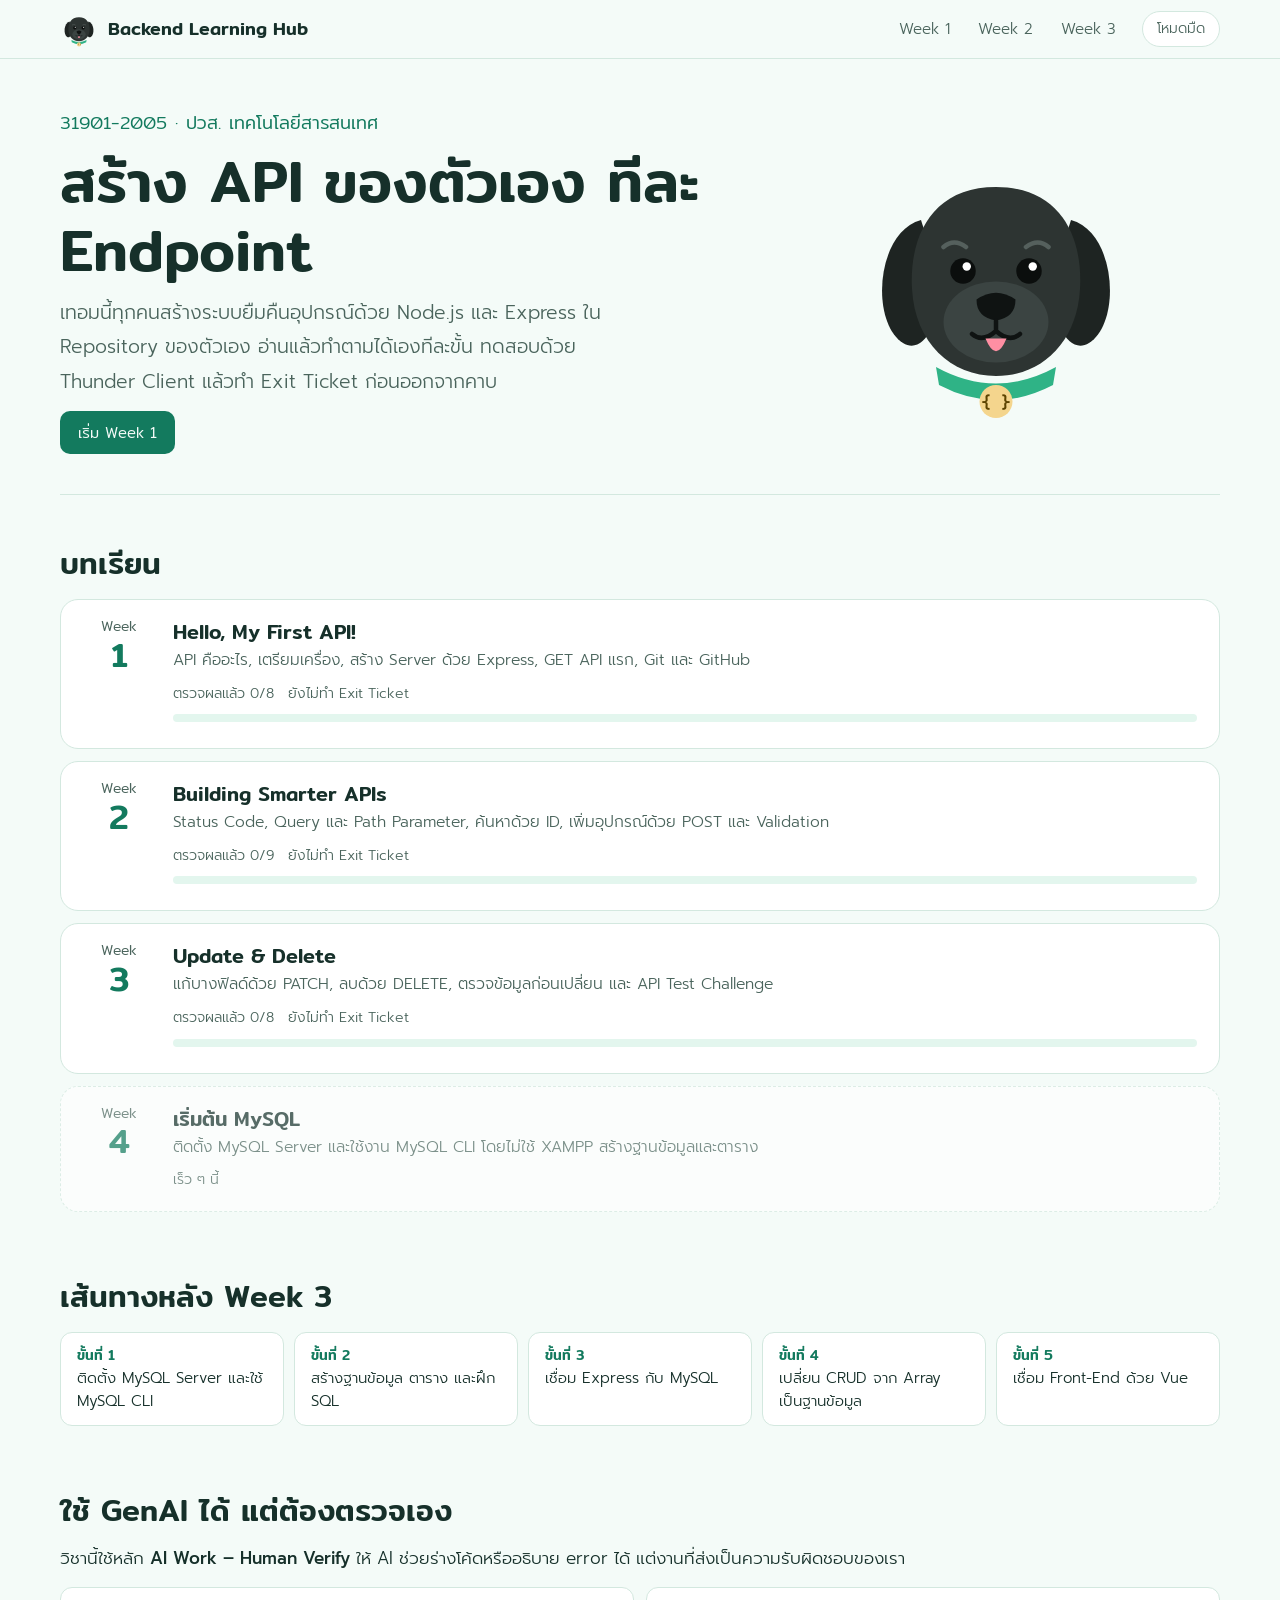
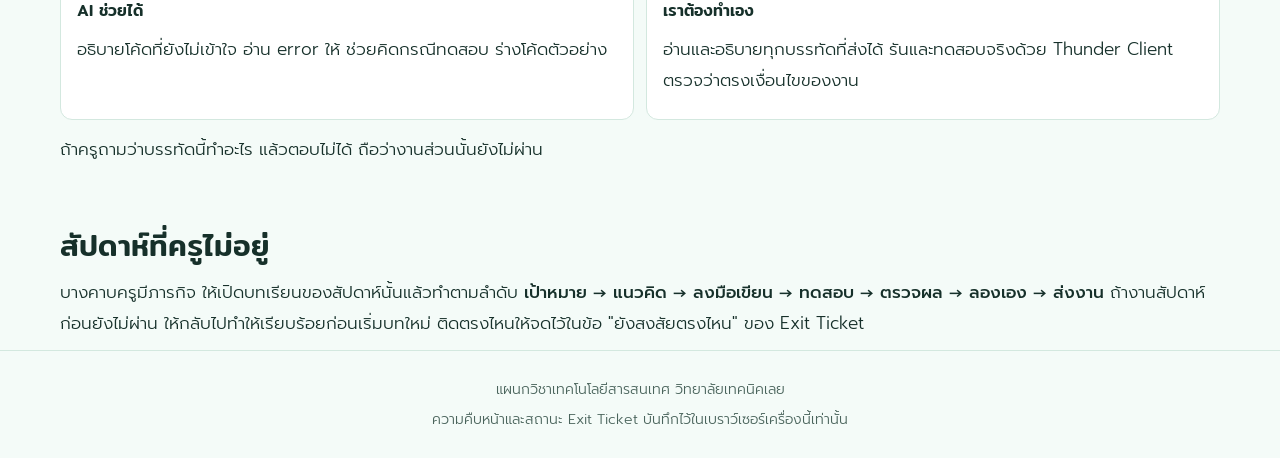
<file: index.html>
<!doctype html>
<html lang="th">
<head>
<meta charset="utf-8">
<meta name="viewport" content="width=device-width, initial-scale=1">
<title>Backend Learning Hub | 31901-2005 การพัฒนาซอฟต์แวร์ด้วยเทคโนโลยี Back-End</title>
<meta name="description" content="บทเรียน Back-End ด้วย Node.js และ Express สำหรับนักศึกษา ปวส. แผนกเทคโนโลยีสารสนเทศ วิทยาลัยเทคนิคเลย">
<link rel="preconnect" href="https://fonts.googleapis.com">
<link rel="preconnect" href="https://fonts.gstatic.com" crossorigin>
<link href="https://fonts.googleapis.com/css2?family=Mitr:wght@400;500&family=Prompt:wght@300;400;500&family=JetBrains+Mono:wght@400;700&display=swap" rel="stylesheet">
<link rel="stylesheet" href="assets/style.css">
</head>
<body>
<header class="topbar">
  <div class="topbar-in">
    <a class="home" href="index.html"><span data-mascot></span>Backend Learning Hub</a>
    <nav class="weeknav" aria-label="สัปดาห์">
      <a href="week1.html">Week 1</a>
      <a href="week2.html">Week 2</a>
      <a href="week3.html">Week 3</a>
    </nav>
    <button class="icon-btn" type="button" data-theme-toggle>โหมดมืด</button>
  </div>
</header>

<main class="wrap">
  <section class="hero">
    <div>
      <p class="sub">31901-2005 · ปวส. เทคโนโลยีสารสนเทศ</p>
      <h1>สร้าง API ของตัวเอง ทีละ Endpoint</h1>
      <p class="lead">เทอมนี้ทุกคนสร้างระบบยืมคืนอุปกรณ์ด้วย Node.js และ Express ใน Repository ของตัวเอง อ่านแล้วทำตามได้เองทีละขั้น ทดสอบด้วย Thunder Client แล้วทำ Exit Ticket ก่อนออกจากคาบ</p>
      <a class="btn" href="week1.html">เริ่ม Week 1</a>
    </div>
    <span data-mascot></span>
  </section>

  <section class="home-sec">
    <h2>บทเรียน</h2>
    <ol class="weeks">
      <li>
        <a class="week-link" href="week1.html" data-unit-progress="week1" data-total="8">
          <span class="week-num">Week<b>1</b></span>
          <div>
            <h3>Hello, My First API!</h3>
            <p>API คืออะไร, เตรียมเครื่อง, สร้าง Server ด้วย Express, GET API แรก, Git และ GitHub</p>
            <div class="meta"><span>ตรวจผลแล้ว 0/8</span><span>ยังไม่ทำ Exit Ticket</span></div>
            <div class="progress"><span></span></div>
          </div>
        </a>
      </li>
      <li>
        <a class="week-link" href="week2.html" data-unit-progress="week2" data-total="9">
          <span class="week-num">Week<b>2</b></span>
          <div>
            <h3>Building Smarter APIs</h3>
            <p>Status Code, Query และ Path Parameter, ค้นหาด้วย ID, เพิ่มอุปกรณ์ด้วย POST และ Validation</p>
            <div class="meta"><span>ตรวจผลแล้ว 0/9</span><span>ยังไม่ทำ Exit Ticket</span></div>
            <div class="progress"><span></span></div>
          </div>
        </a>
      </li>
      <li>
        <a class="week-link" href="week3.html" data-unit-progress="week3" data-total="8">
          <span class="week-num">Week<b>3</b></span>
          <div>
            <h3>Update &amp; Delete</h3>
            <p>แก้บางฟิลด์ด้วย PATCH, ลบด้วย DELETE, ตรวจข้อมูลก่อนเปลี่ยน และ API Test Challenge</p>
            <div class="meta"><span>ตรวจผลแล้ว 0/8</span><span>ยังไม่ทำ Exit Ticket</span></div>
            <div class="progress"><span></span></div>
          </div>
        </a>
      </li>
      <li>
        <div class="week-link soon">
          <span class="week-num">Week<b>4</b></span>
          <div>
            <h3>เริ่มต้น MySQL</h3>
            <p>ติดตั้ง MySQL Server และใช้งาน MySQL CLI โดยไม่ใช้ XAMPP สร้างฐานข้อมูลและตาราง</p>
            <div class="meta"><span>เร็ว ๆ นี้</span></div>
          </div>
        </div>
      </li>
    </ol>
  </section>

  <section class="home-sec">
    <h2>เส้นทางหลัง Week 3</h2>
    <ol class="roadmap">
      <li><b>ขั้นที่ 1</b>ติดตั้ง MySQL Server และใช้ MySQL CLI</li>
      <li><b>ขั้นที่ 2</b>สร้างฐานข้อมูล ตาราง และฝึก SQL</li>
      <li><b>ขั้นที่ 3</b>เชื่อม Express กับ MySQL</li>
      <li><b>ขั้นที่ 4</b>เปลี่ยน CRUD จาก Array เป็นฐานข้อมูล</li>
      <li><b>ขั้นที่ 5</b>เชื่อม Front-End ด้วย Vue</li>
    </ol>
  </section>

  <section class="home-sec">
    <h2>ใช้ GenAI ได้ แต่ต้องตรวจเอง</h2>
    <p>วิชานี้ใช้หลัก <strong>AI Work – Human Verify</strong> ให้ AI ช่วยร่างโค้ดหรืออธิบาย error ได้ แต่งานที่ส่งเป็นความรับผิดชอบของเรา</p>
    <div class="ai-rule">
      <div><h4>AI ช่วยได้</h4><p>อธิบายโค้ดที่ยังไม่เข้าใจ อ่าน error ให้ ช่วยคิดกรณีทดสอบ ร่างโค้ดตัวอย่าง</p></div>
      <div><h4>เราต้องทำเอง</h4><p>อ่านและอธิบายทุกบรรทัดที่ส่งได้ รันและทดสอบจริงด้วย Thunder Client ตรวจว่าตรงเงื่อนไขของงาน</p></div>
    </div>
    <p>ถ้าครูถามว่าบรรทัดนี้ทำอะไร แล้วตอบไม่ได้ ถือว่างานส่วนนั้นยังไม่ผ่าน</p>
  </section>

  <section class="home-sec">
    <h2>สัปดาห์ที่ครูไม่อยู่</h2>
    <p>บางคาบครูมีภารกิจ ให้เปิดบทเรียนของสัปดาห์นั้นแล้วทำตามลำดับ <strong>เป้าหมาย → แนวคิด → ลงมือเขียน → ทดสอบ → ตรวจผล → ลองเอง → ส่งงาน</strong> ถ้างานสัปดาห์ก่อนยังไม่ผ่าน ให้กลับไปทำให้เรียบร้อยก่อนเริ่มบทใหม่ ติดตรงไหนให้จดไว้ในข้อ "ยังสงสัยตรงไหน" ของ Exit Ticket</p>
  </section>
</main>

<footer>
  <p>แผนกวิชาเทคโนโลยีสารสนเทศ วิทยาลัยเทคนิคเลย</p>
  <p>ความคืบหน้าและสถานะ Exit Ticket บันทึกไว้ในเบราว์เซอร์เครื่องนี้เท่านั้น</p>
</footer>
<script src="assets/app.js"></script>
</body>
</html>
</file>
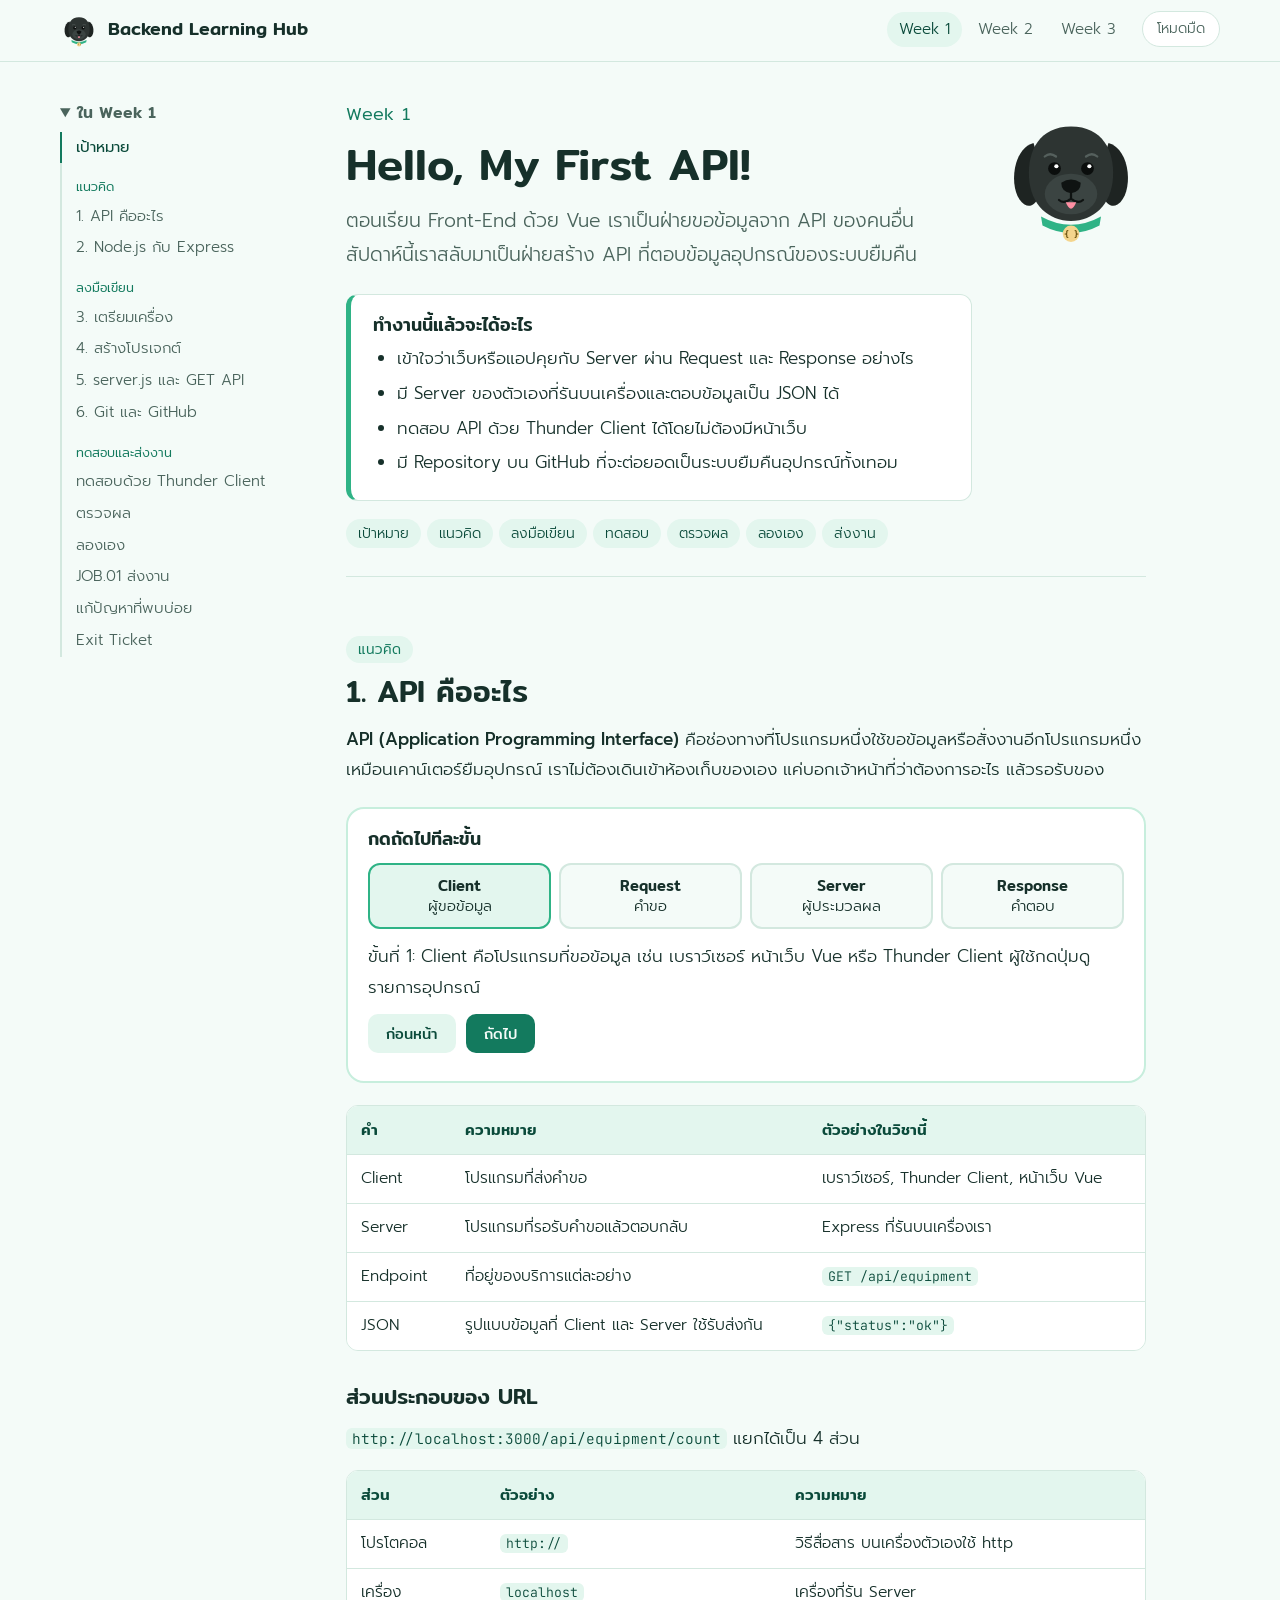
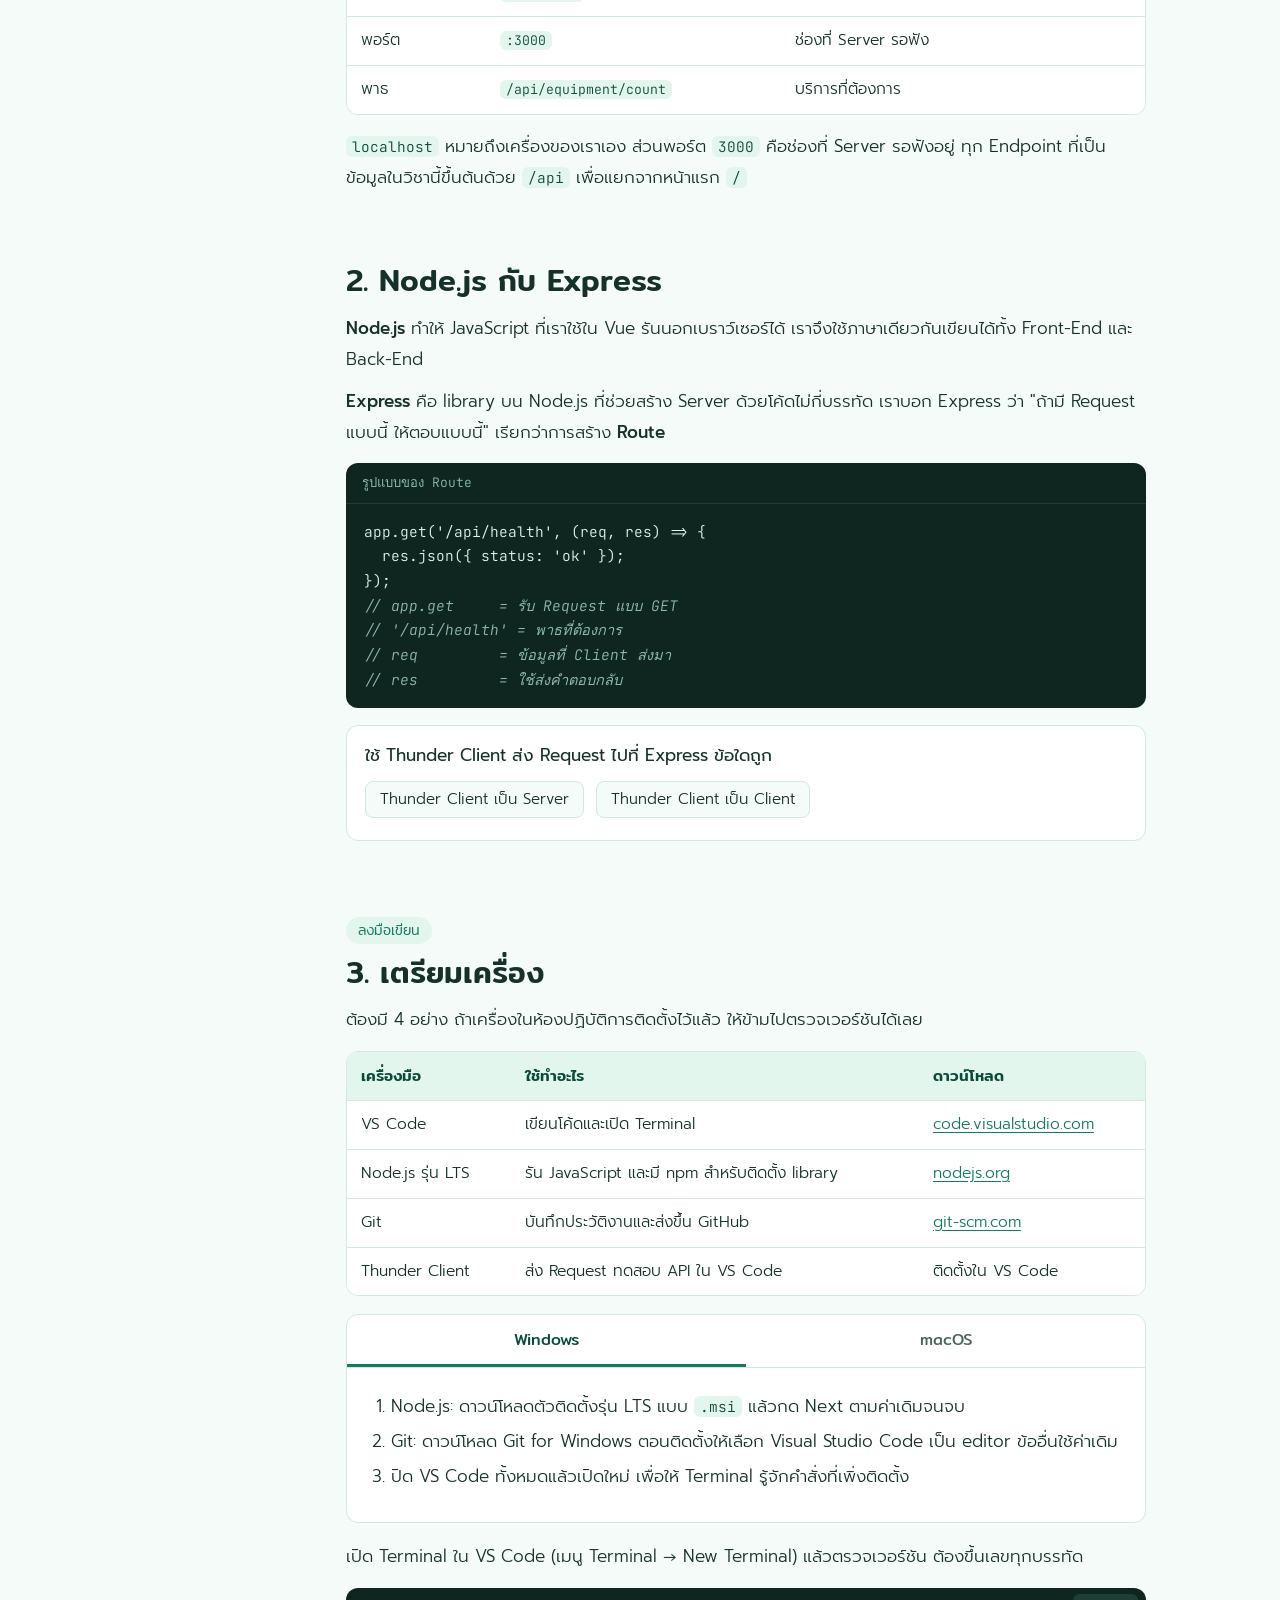
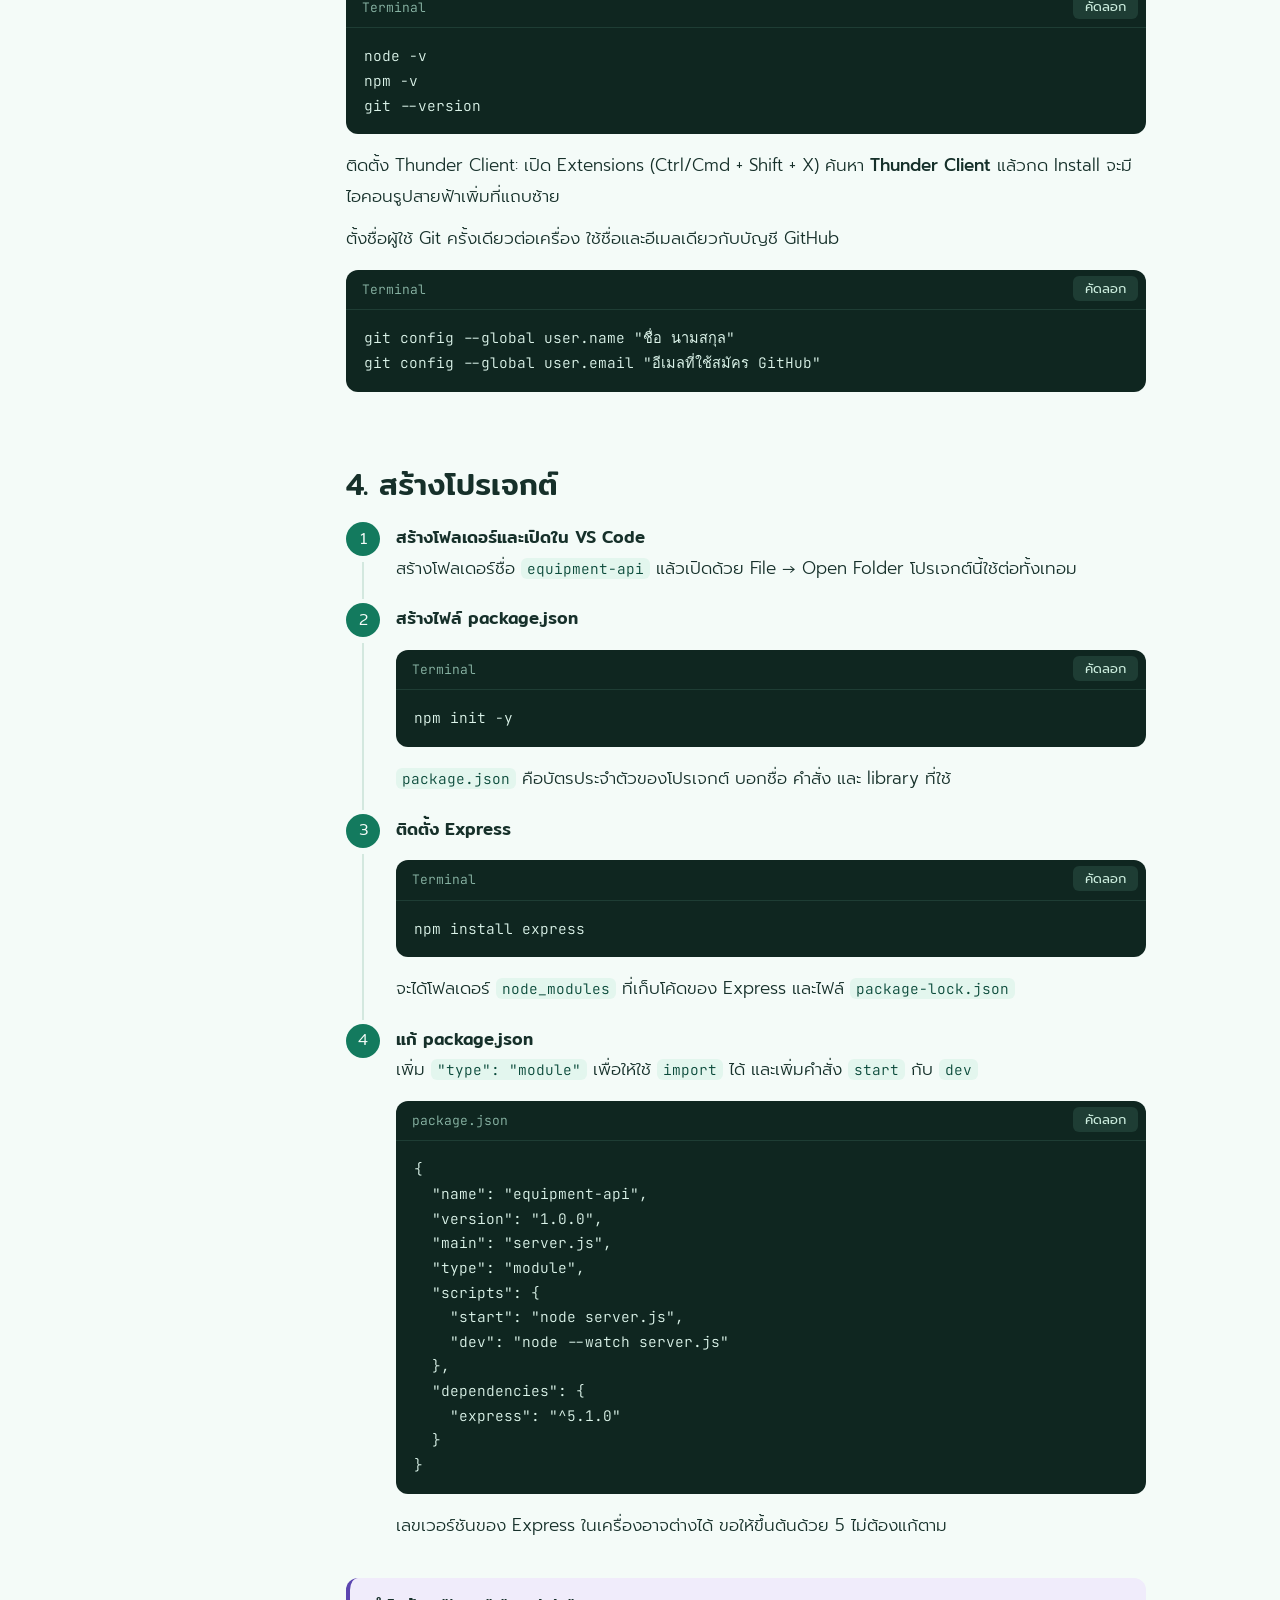
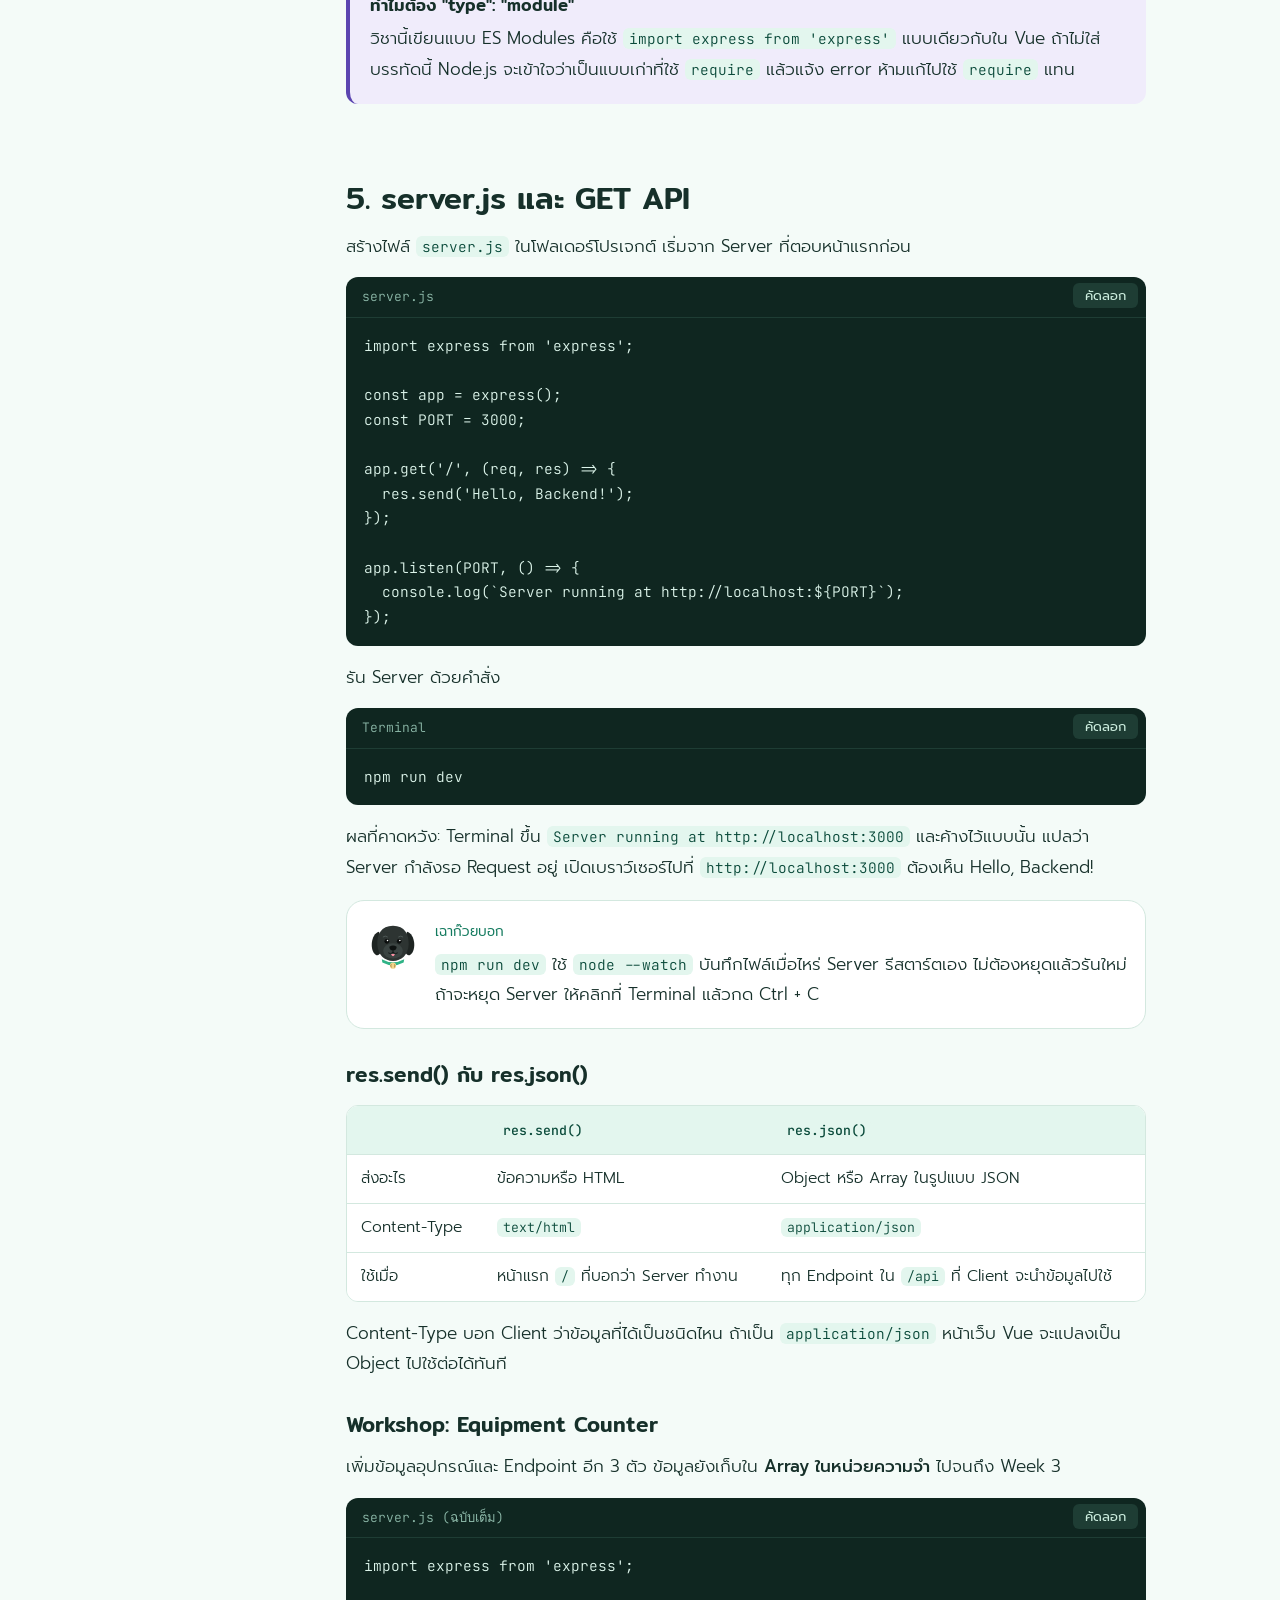
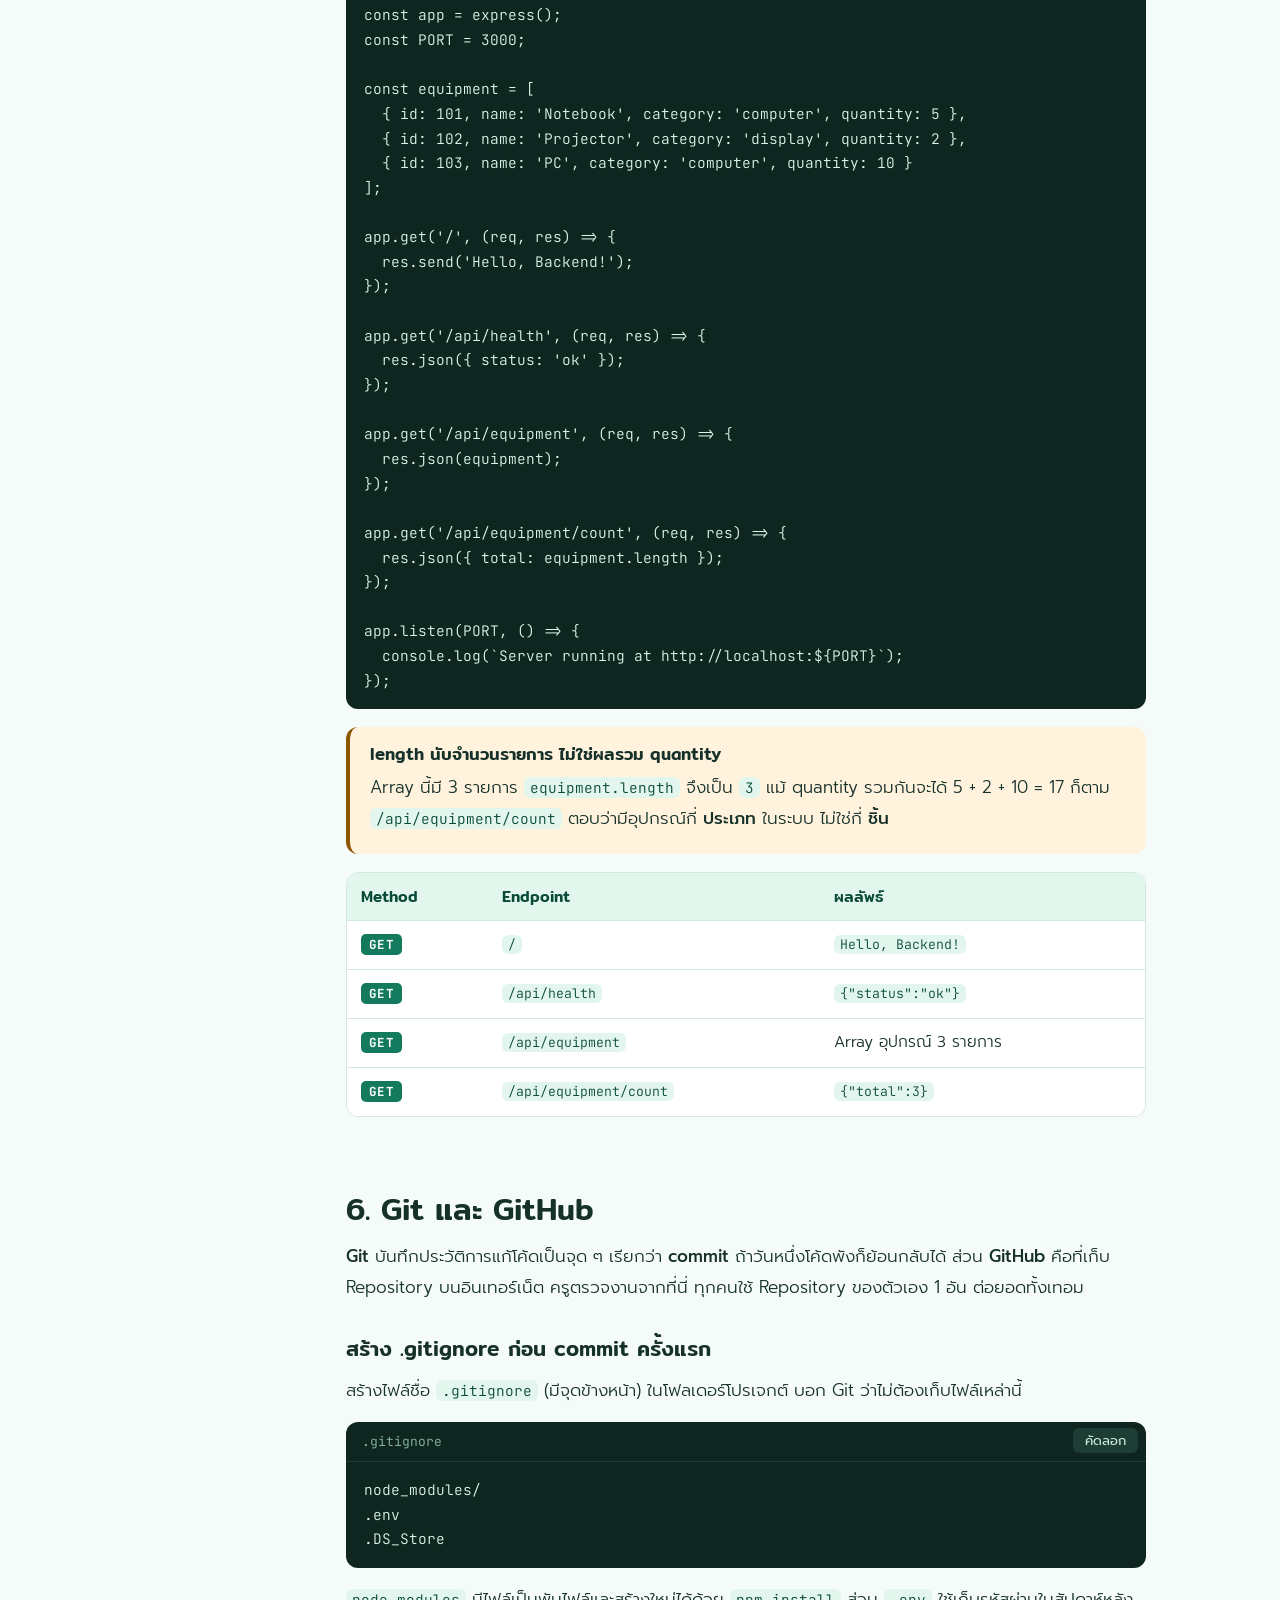
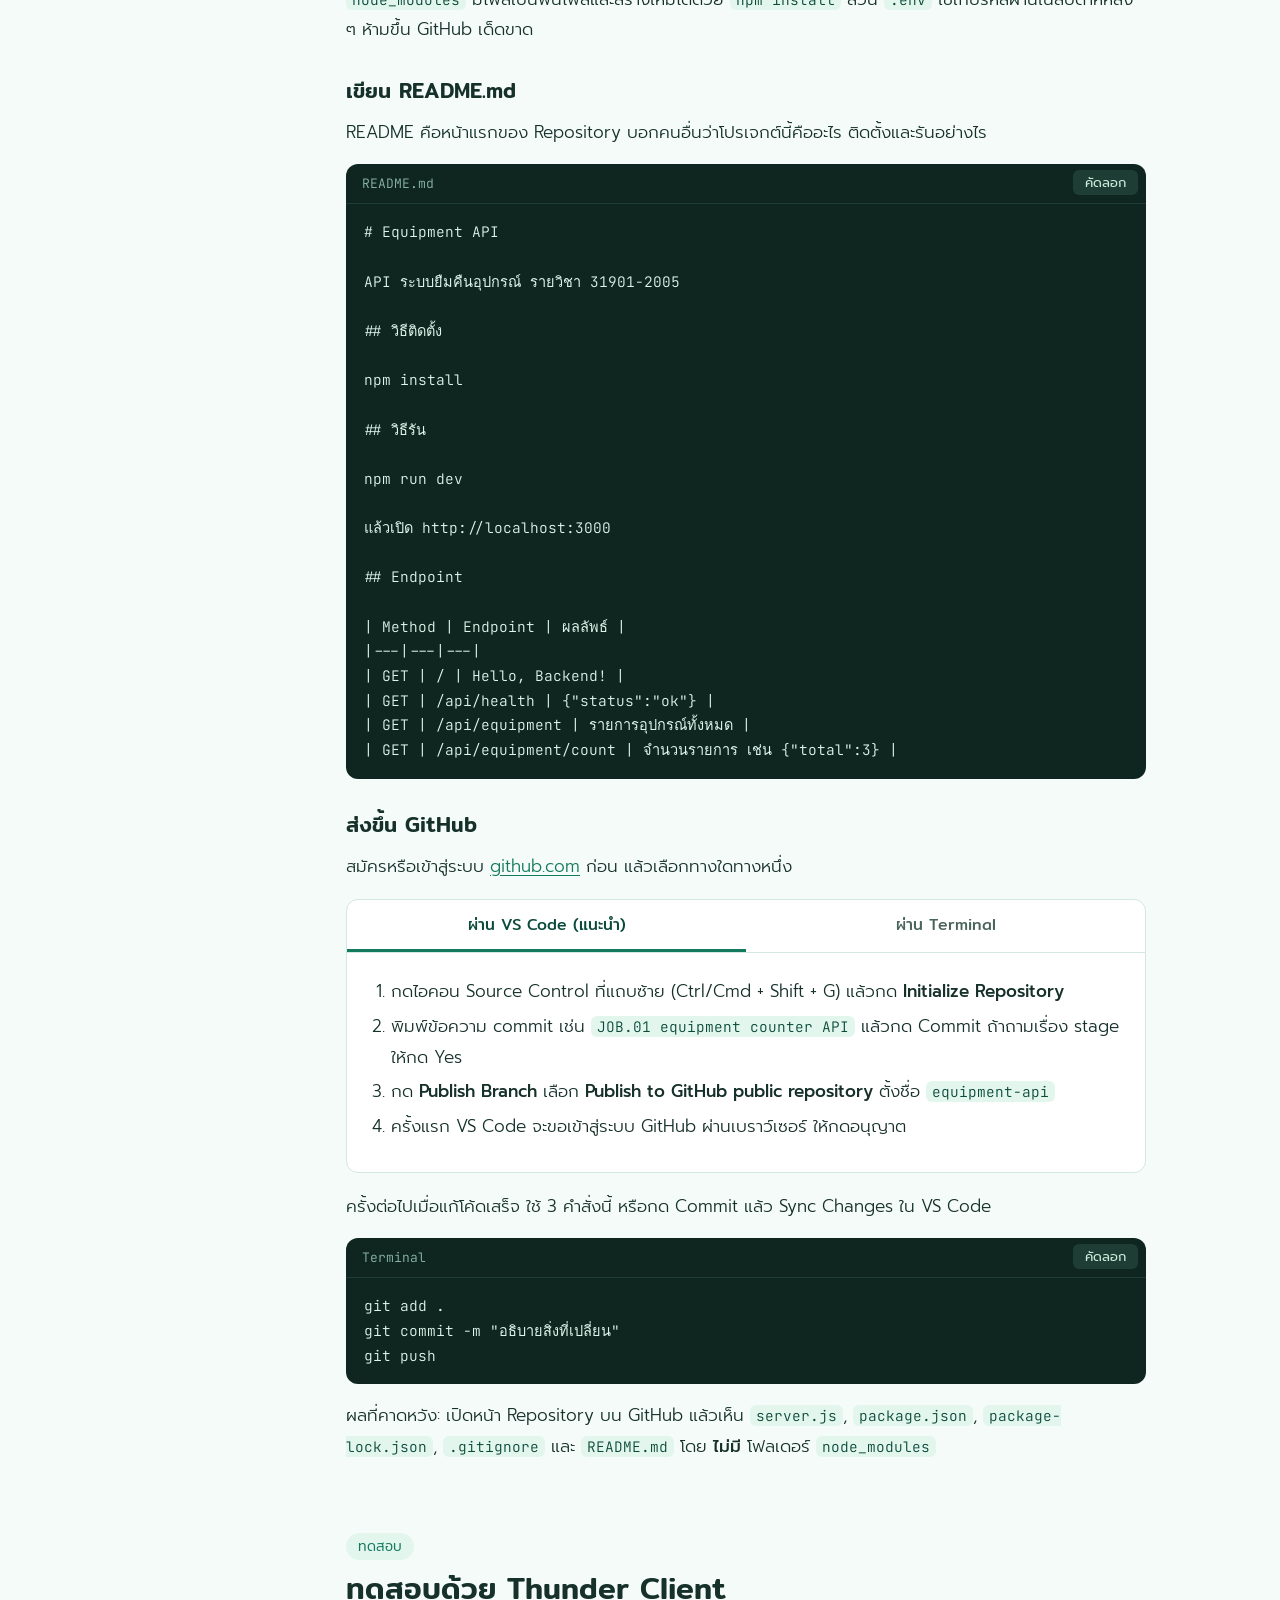
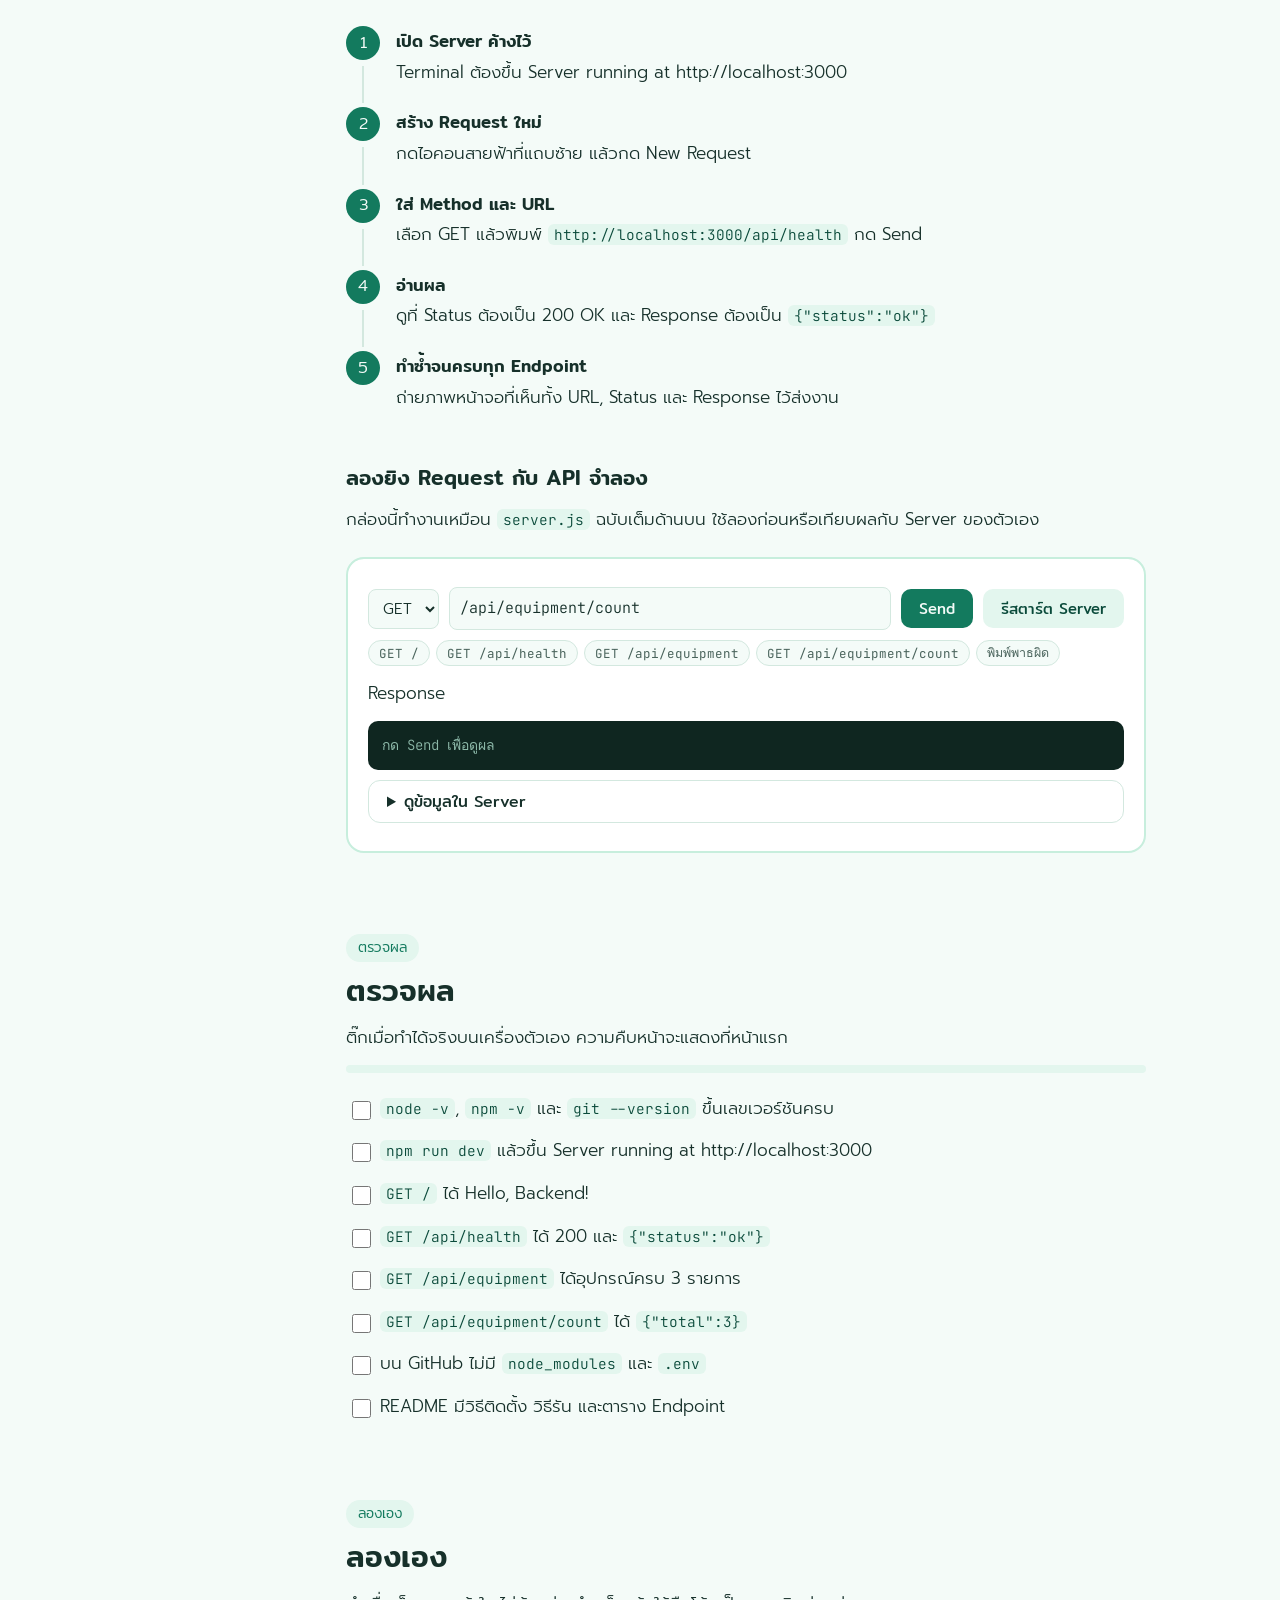
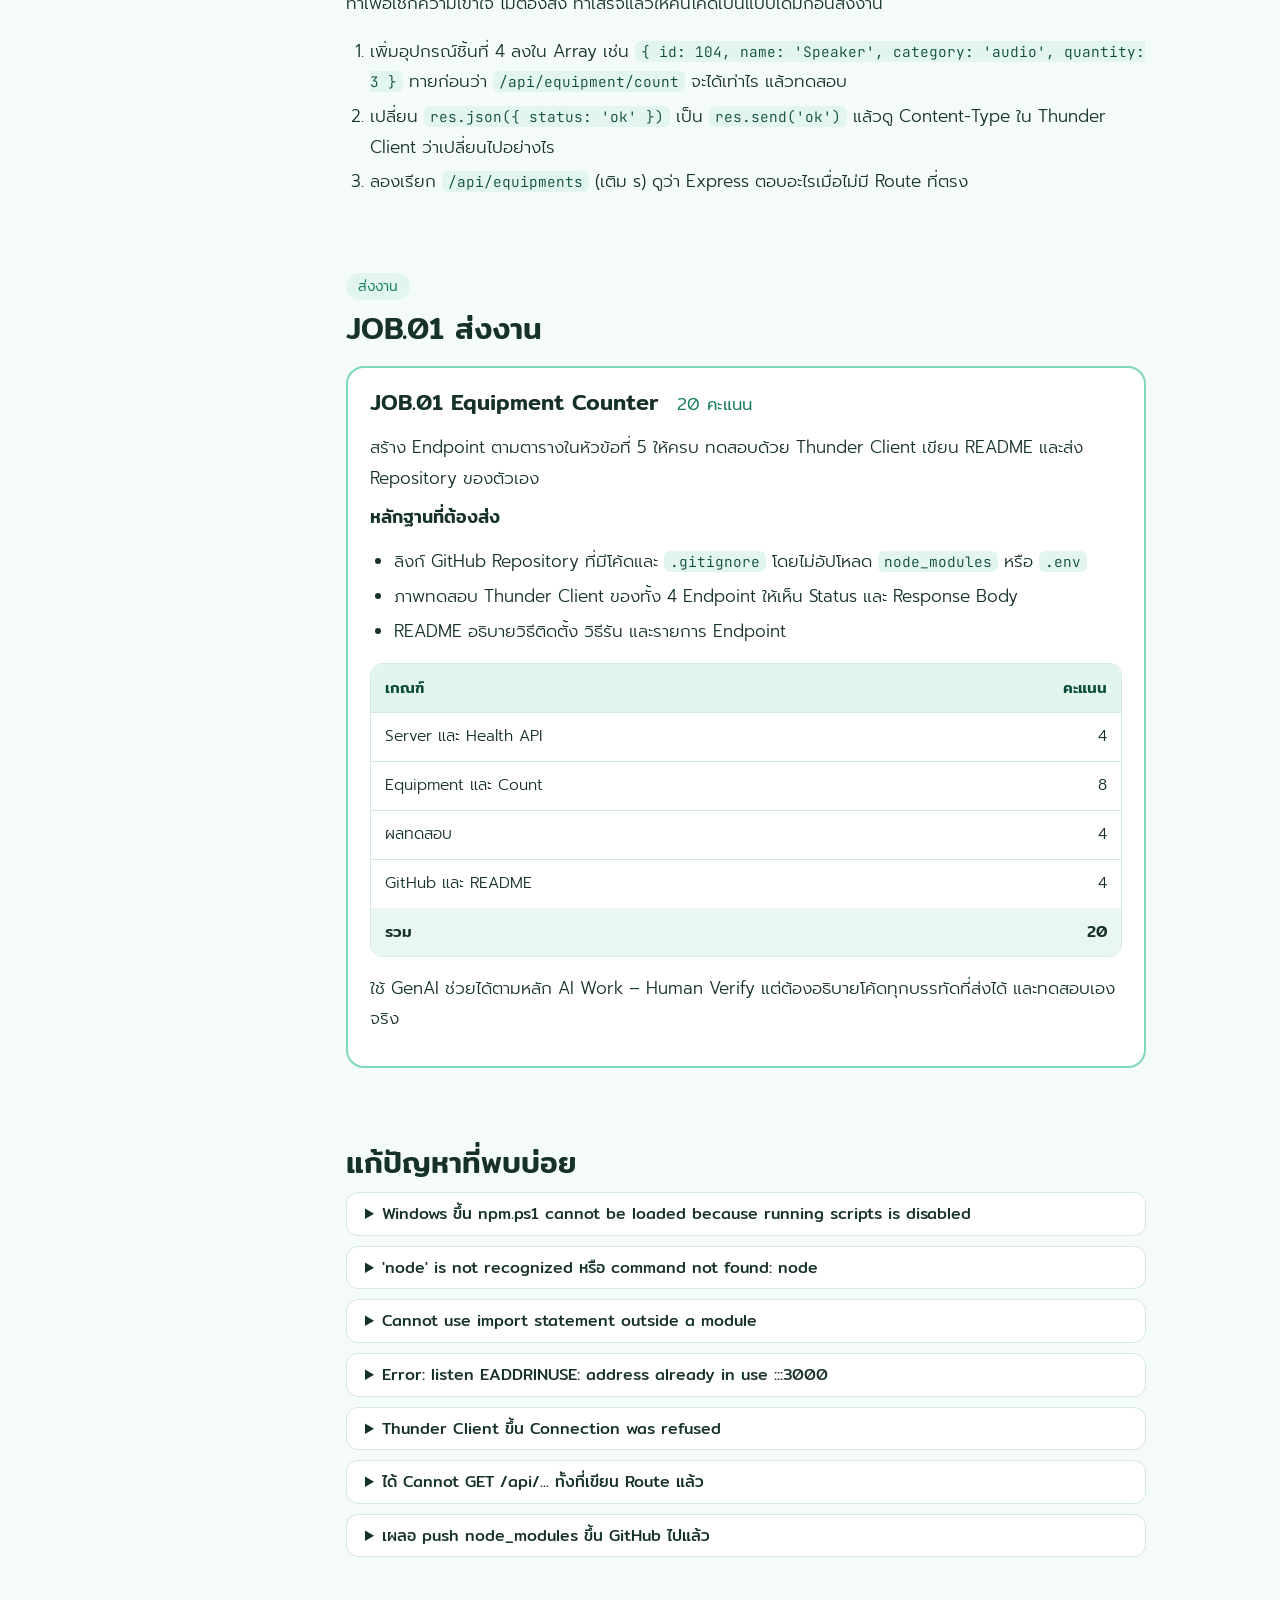
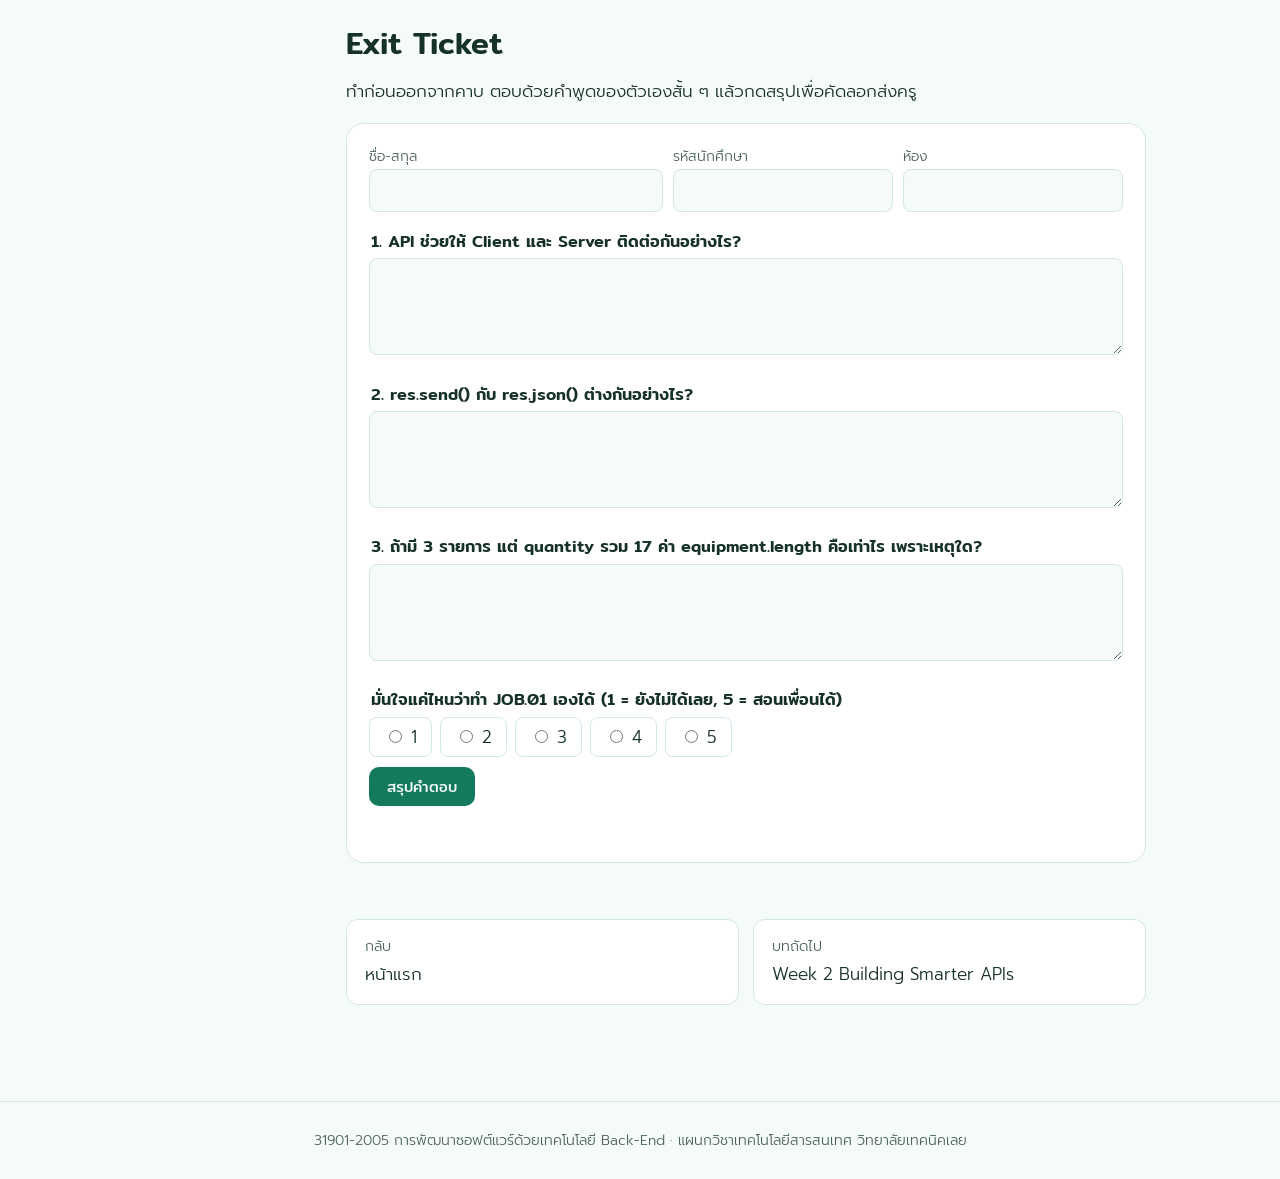
<file: week1.html>
<!doctype html>
<html lang="th">
<head>
<meta charset="utf-8">
<meta name="viewport" content="width=device-width, initial-scale=1">
<title>Week 1 Hello, My First API! | Backend Learning Hub</title>
<link rel="preconnect" href="https://fonts.googleapis.com">
<link rel="preconnect" href="https://fonts.gstatic.com" crossorigin>
<link href="https://fonts.googleapis.com/css2?family=Mitr:wght@400;500&family=Prompt:wght@300;400;500&family=JetBrains+Mono:wght@400;700&display=swap" rel="stylesheet">
<link rel="stylesheet" href="assets/style.css">
</head>
<body>
<header class="topbar">
  <div class="topbar-in">
    <a class="home" href="index.html"><span data-mascot></span>Backend Learning Hub</a>
    <nav class="weeknav" aria-label="สัปดาห์">
      <a href="week1.html" aria-current="page">Week 1</a>
      <a href="week2.html">Week 2</a>
      <a href="week3.html">Week 3</a>
    </nav>
    <button class="icon-btn" type="button" data-theme-toggle>โหมดมืด</button>
  </div>
  <div class="readbar"></div>
</header>

<div class="wrap unit-layout">
  <nav class="toc" aria-label="สารบัญ Week 1">
    <details open>
      <summary>ใน Week 1</summary>
      <ol>
        <li><a href="#goal">เป้าหมาย</a></li>
        <li class="grp">แนวคิด</li>
        <li><a href="#api">1. API คืออะไร</a></li>
        <li><a href="#node">2. Node.js กับ Express</a></li>
        <li class="grp">ลงมือเขียน</li>
        <li><a href="#tools">3. เตรียมเครื่อง</a></li>
        <li><a href="#project">4. สร้างโปรเจกต์</a></li>
        <li><a href="#server">5. server.js และ GET API</a></li>
        <li><a href="#git">6. Git และ GitHub</a></li>
        <li class="grp">ทดสอบและส่งงาน</li>
        <li><a href="#test">ทดสอบด้วย Thunder Client</a></li>
        <li><a href="#check">ตรวจผล</a></li>
        <li><a href="#try">ลองเอง</a></li>
        <li><a href="#job">JOB.01 ส่งงาน</a></li>
        <li><a href="#fix">แก้ปัญหาที่พบบ่อย</a></li>
        <li><a href="#exit">Exit Ticket</a></li>
      </ol>
    </details>
  </nav>

  <main class="content">
    <section class="unit-hero" id="goal">
      <div>
        <p class="wk">Week 1</p>
        <h1>Hello, My First API!</h1>
        <p class="lead">ตอนเรียน Front-End ด้วย Vue เราเป็นฝ่ายขอข้อมูลจาก API ของคนอื่น สัปดาห์นี้เราสลับมาเป็นฝ่ายสร้าง API ที่ตอบข้อมูลอุปกรณ์ของระบบยืมคืน</p>
        <div class="gain">
          <h3>ทำงานนี้แล้วจะได้อะไร</h3>
          <ul>
            <li>เข้าใจว่าเว็บหรือแอปคุยกับ Server ผ่าน Request และ Response อย่างไร</li>
            <li>มี Server ของตัวเองที่รันบนเครื่องและตอบข้อมูลเป็น JSON ได้</li>
            <li>ทดสอบ API ด้วย Thunder Client ได้โดยไม่ต้องมีหน้าเว็บ</li>
            <li>มี Repository บน GitHub ที่จะต่อยอดเป็นระบบยืมคืนอุปกรณ์ทั้งเทอม</li>
          </ul>
        </div>
        <div class="flowline" aria-label="ลำดับการเรียน"><span>เป้าหมาย</span><span>แนวคิด</span><span>ลงมือเขียน</span><span>ทดสอบ</span><span>ตรวจผล</span><span>ลองเอง</span><span>ส่งงาน</span></div>
      </div>
      <span data-mascot></span>
    </section>

    <section id="api">
      <span class="stage-label">แนวคิด</span>
      <h2>1. API คืออะไร</h2>
      <p><strong>API (Application Programming Interface)</strong> คือช่องทางที่โปรแกรมหนึ่งใช้ขอข้อมูลหรือสั่งงานอีกโปรแกรมหนึ่ง เหมือนเคาน์เตอร์ยืมอุปกรณ์ เราไม่ต้องเดินเข้าห้องเก็บของเอง แค่บอกเจ้าหน้าที่ว่าต้องการอะไร แล้วรอรับของ</p>
      <div class="lab" id="flow-lab">
        <h3>กดถัดไปทีละขั้น</h3>
        <div class="flow">
          <div><strong>Client</strong>ผู้ขอข้อมูล</div>
          <div><strong>Request</strong>คำขอ</div>
          <div><strong>Server</strong>ผู้ประมวลผล</div>
          <div><strong>Response</strong>คำตอบ</div>
        </div>
        <p id="flow-text" aria-live="polite"></p>
        <div class="row">
          <button class="btn ghost" type="button" id="flow-prev">ก่อนหน้า</button>
          <button class="btn" type="button" id="flow-next">ถัดไป</button>
        </div>
      </div>
      <div class="table-scroll"><table>
        <thead><tr><th>คำ</th><th>ความหมาย</th><th>ตัวอย่างในวิชานี้</th></tr></thead>
        <tbody>
          <tr><td>Client</td><td>โปรแกรมที่ส่งคำขอ</td><td>เบราว์เซอร์, Thunder Client, หน้าเว็บ Vue</td></tr>
          <tr><td>Server</td><td>โปรแกรมที่รอรับคำขอแล้วตอบกลับ</td><td>Express ที่รันบนเครื่องเรา</td></tr>
          <tr><td>Endpoint</td><td>ที่อยู่ของบริการแต่ละอย่าง</td><td><code>GET /api/equipment</code></td></tr>
          <tr><td>JSON</td><td>รูปแบบข้อมูลที่ Client และ Server ใช้รับส่งกัน</td><td><code>{"status":"ok"}</code></td></tr>
        </tbody>
      </table></div>
      <h3>ส่วนประกอบของ URL</h3>
      <p><code>http://localhost:3000/api/equipment/count</code> แยกได้เป็น 4 ส่วน</p>
      <div class="table-scroll"><table>
        <thead><tr><th>ส่วน</th><th>ตัวอย่าง</th><th>ความหมาย</th></tr></thead>
        <tbody>
          <tr><td>โปรโตคอล</td><td><code>http://</code></td><td>วิธีสื่อสาร บนเครื่องตัวเองใช้ http</td></tr>
          <tr><td>เครื่อง</td><td><code>localhost</code></td><td>เครื่องที่รัน Server</td></tr>
          <tr><td>พอร์ต</td><td><code>:3000</code></td><td>ช่องที่ Server รอฟัง</td></tr>
          <tr><td>พาธ</td><td><code>/api/equipment/count</code></td><td>บริการที่ต้องการ</td></tr>
        </tbody>
      </table></div>
      <p><code>localhost</code> หมายถึงเครื่องของเราเอง ส่วนพอร์ต <code>3000</code> คือช่องที่ Server รอฟังอยู่ ทุก Endpoint ที่เป็นข้อมูลในวิชานี้ขึ้นต้นด้วย <code>/api</code> เพื่อแยกจากหน้าแรก <code>/</code></p>
    </section>

    <section id="node">
      <h2>2. Node.js กับ Express</h2>
      <p><strong>Node.js</strong> ทำให้ JavaScript ที่เราใช้ใน Vue รันนอกเบราว์เซอร์ได้ เราจึงใช้ภาษาเดียวกันเขียนได้ทั้ง Front-End และ Back-End</p>
      <p><strong>Express</strong> คือ library บน Node.js ที่ช่วยสร้าง Server ด้วยโค้ดไม่กี่บรรทัด เราบอก Express ว่า "ถ้ามี Request แบบนี้ ให้ตอบแบบนี้" เรียกว่าการสร้าง <strong>Route</strong></p>
      <div class="code" data-nocopy><div class="file">รูปแบบของ Route</div><pre><code>app.get('/api/health', (req, res) =&gt; {
  res.json({ status: 'ok' });
});
<span class="cm">// app.get     = รับ Request แบบ GET</span>
<span class="cm">// '/api/health' = พาธที่ต้องการ</span>
<span class="cm">// req         = ข้อมูลที่ Client ส่งมา</span>
<span class="cm">// res         = ใช้ส่งคำตอบกลับ</span></code></pre></div>
      <ul class="qc">
        <li data-correct="b" data-why="Thunder Client เป็นฝ่ายส่งคำขอ จึงเป็น Client ส่วน Express ที่ตอบกลับคือ Server">
          <p class="q">ใช้ Thunder Client ส่ง Request ไปที่ Express ข้อใดถูก</p>
          <button type="button" data-a="a">Thunder Client เป็น Server</button>
          <button type="button" data-a="b">Thunder Client เป็น Client</button>
        </li>
      </ul>
    </section>

    <section id="tools">
      <span class="stage-label">ลงมือเขียน</span>
      <h2>3. เตรียมเครื่อง</h2>
      <p>ต้องมี 4 อย่าง ถ้าเครื่องในห้องปฏิบัติการติดตั้งไว้แล้ว ให้ข้ามไปตรวจเวอร์ชันได้เลย</p>
      <div class="table-scroll"><table>
        <thead><tr><th>เครื่องมือ</th><th>ใช้ทำอะไร</th><th>ดาวน์โหลด</th></tr></thead>
        <tbody>
          <tr><td>VS Code</td><td>เขียนโค้ดและเปิด Terminal</td><td><a href="https://code.visualstudio.com/" target="_blank" rel="noopener">code.visualstudio.com</a></td></tr>
          <tr><td>Node.js รุ่น LTS</td><td>รัน JavaScript และมี npm สำหรับติดตั้ง library</td><td><a href="https://nodejs.org/" target="_blank" rel="noopener">nodejs.org</a></td></tr>
          <tr><td>Git</td><td>บันทึกประวัติงานและส่งขึ้น GitHub</td><td><a href="https://git-scm.com/downloads" target="_blank" rel="noopener">git-scm.com</a></td></tr>
          <tr><td>Thunder Client</td><td>ส่ง Request ทดสอบ API ใน VS Code</td><td>ติดตั้งใน VS Code</td></tr>
        </tbody>
      </table></div>
      <div class="tabs" data-remember="os">
        <div role="tablist" aria-label="ระบบปฏิบัติการ">
          <button role="tab" data-tab="win" aria-controls="tools-win" id="t-tools-win">Windows</button>
          <button role="tab" data-tab="mac" aria-controls="tools-mac" id="t-tools-mac">macOS</button>
        </div>
        <div role="tabpanel" id="tools-win" aria-labelledby="t-tools-win">
          <ol>
            <li>Node.js: ดาวน์โหลดตัวติดตั้งรุ่น LTS แบบ <code>.msi</code> แล้วกด Next ตามค่าเดิมจนจบ</li>
            <li>Git: ดาวน์โหลด Git for Windows ตอนติดตั้งให้เลือก Visual Studio Code เป็น editor ข้ออื่นใช้ค่าเดิม</li>
            <li>ปิด VS Code ทั้งหมดแล้วเปิดใหม่ เพื่อให้ Terminal รู้จักคำสั่งที่เพิ่งติดตั้ง</li>
          </ol>
        </div>
        <div role="tabpanel" id="tools-mac" aria-labelledby="t-tools-mac" hidden>
          <ol>
            <li>Node.js: ดาวน์โหลดตัวติดตั้งรุ่น LTS แบบ <code>.pkg</code> แล้วกด Continue จนจบ</li>
            <li>Git: เปิด Terminal พิมพ์ <code>git --version</code> ถ้ายังไม่มี เครื่องจะถามให้ติดตั้ง Command Line Tools ให้กด Install</li>
            <li>ปิด VS Code แล้วเปิดใหม่</li>
          </ol>
        </div>
      </div>
      <p>เปิด Terminal ใน VS Code (เมนู Terminal → New Terminal) แล้วตรวจเวอร์ชัน ต้องขึ้นเลขทุกบรรทัด</p>
      <div class="code term"><div class="file">Terminal</div><pre><code>node -v
npm -v
git --version</code></pre></div>
      <p>ติดตั้ง Thunder Client: เปิด Extensions (Ctrl/Cmd + Shift + X) ค้นหา <strong>Thunder Client</strong> แล้วกด Install จะมีไอคอนรูปสายฟ้าเพิ่มที่แถบซ้าย</p>
      <p>ตั้งชื่อผู้ใช้ Git ครั้งเดียวต่อเครื่อง ใช้ชื่อและอีเมลเดียวกับบัญชี GitHub</p>
      <div class="code term"><div class="file">Terminal</div><pre><code>git config --global user.name "ชื่อ นามสกุล"
git config --global user.email "อีเมลที่ใช้สมัคร GitHub"</code></pre></div>
    </section>

    <section id="project">
      <h2>4. สร้างโปรเจกต์</h2>
      <ol class="steps">
        <li><span class="t">สร้างโฟลเดอร์และเปิดใน VS Code</span>สร้างโฟลเดอร์ชื่อ <code>equipment-api</code> แล้วเปิดด้วย File → Open Folder โปรเจกต์นี้ใช้ต่อทั้งเทอม</li>
        <li><span class="t">สร้างไฟล์ package.json</span>
          <div class="code term"><div class="file">Terminal</div><pre><code>npm init -y</code></pre></div>
          <code>package.json</code> คือบัตรประจำตัวของโปรเจกต์ บอกชื่อ คำสั่ง และ library ที่ใช้</li>
        <li><span class="t">ติดตั้ง Express</span>
          <div class="code term"><div class="file">Terminal</div><pre><code>npm install express</code></pre></div>
          จะได้โฟลเดอร์ <code>node_modules</code> ที่เก็บโค้ดของ Express และไฟล์ <code>package-lock.json</code></li>
        <li><span class="t">แก้ package.json</span>เพิ่ม <code>"type": "module"</code> เพื่อให้ใช้ <code>import</code> ได้ และเพิ่มคำสั่ง <code>start</code> กับ <code>dev</code>
          <div class="code"><div class="file">package.json</div><pre><code>{
  "name": "equipment-api",
  "version": "1.0.0",
  "main": "server.js",
  "type": "module",
  "scripts": {
    "start": "node server.js",
    "dev": "node --watch server.js"
  },
  "dependencies": {
    "express": "^5.1.0"
  }
}</code></pre></div>
          เลขเวอร์ชันของ Express ในเครื่องอาจต่างได้ ขอให้ขึ้นต้นด้วย 5 ไม่ต้องแก้ตาม</li>
      </ol>
      <div class="box note">
        <h4>ทำไมต้อง "type": "module"</h4>
        <p>วิชานี้เขียนแบบ ES Modules คือใช้ <code>import express from 'express'</code> แบบเดียวกับใน Vue ถ้าไม่ใส่บรรทัดนี้ Node.js จะเข้าใจว่าเป็นแบบเก่าที่ใช้ <code>require</code> แล้วแจ้ง error ห้ามแก้ไปใช้ <code>require</code> แทน</p>
      </div>
    </section>

    <section id="server">
      <h2>5. server.js และ GET API</h2>
      <p>สร้างไฟล์ <code>server.js</code> ในโฟลเดอร์โปรเจกต์ เริ่มจาก Server ที่ตอบหน้าแรกก่อน</p>
      <div class="code"><div class="file">server.js</div><pre><code>import express from 'express';

const app = express();
const PORT = 3000;

app.get('/', (req, res) =&gt; {
  res.send('Hello, Backend!');
});

app.listen(PORT, () =&gt; {
  console.log(`Server running at http://localhost:${PORT}`);
});</code></pre></div>
      <p>รัน Server ด้วยคำสั่ง</p>
      <div class="code term"><div class="file">Terminal</div><pre><code>npm run dev</code></pre></div>
      <p>ผลที่คาดหวัง: Terminal ขึ้น <code>Server running at http://localhost:3000</code> และค้างไว้แบบนั้น แปลว่า Server กำลังรอ Request อยู่ เปิดเบราว์เซอร์ไปที่ <code>http://localhost:3000</code> ต้องเห็น Hello, Backend!</p>
      <div class="chao"><span data-mascot></span><div><p class="who">เฉาก๊วยบอก</p><p><code>npm run dev</code> ใช้ <code>node --watch</code> บันทึกไฟล์เมื่อไหร่ Server รีสตาร์ตเอง ไม่ต้องหยุดแล้วรันใหม่ ถ้าจะหยุด Server ให้คลิกที่ Terminal แล้วกด Ctrl + C</p></div></div>

      <h3>res.send() กับ res.json()</h3>
      <div class="table-scroll"><table>
        <thead><tr><th></th><th><code>res.send()</code></th><th><code>res.json()</code></th></tr></thead>
        <tbody>
          <tr><td>ส่งอะไร</td><td>ข้อความหรือ HTML</td><td>Object หรือ Array ในรูปแบบ JSON</td></tr>
          <tr><td>Content-Type</td><td><code>text/html</code></td><td><code>application/json</code></td></tr>
          <tr><td>ใช้เมื่อ</td><td>หน้าแรก <code>/</code> ที่บอกว่า Server ทำงาน</td><td>ทุก Endpoint ใน <code>/api</code> ที่ Client จะนำข้อมูลไปใช้</td></tr>
        </tbody>
      </table></div>
      <p>Content-Type บอก Client ว่าข้อมูลที่ได้เป็นชนิดไหน ถ้าเป็น <code>application/json</code> หน้าเว็บ Vue จะแปลงเป็น Object ไปใช้ต่อได้ทันที</p>

      <h3>Workshop: Equipment Counter</h3>
      <p>เพิ่มข้อมูลอุปกรณ์และ Endpoint อีก 3 ตัว ข้อมูลยังเก็บใน <strong>Array ในหน่วยความจำ</strong> ไปจนถึง Week 3</p>
      <div class="code"><div class="file">server.js (ฉบับเต็ม)</div><pre><code>import express from 'express';

const app = express();
const PORT = 3000;

const equipment = [
  { id: 101, name: 'Notebook', category: 'computer', quantity: 5 },
  { id: 102, name: 'Projector', category: 'display', quantity: 2 },
  { id: 103, name: 'PC', category: 'computer', quantity: 10 }
];

app.get('/', (req, res) =&gt; {
  res.send('Hello, Backend!');
});

app.get('/api/health', (req, res) =&gt; {
  res.json({ status: 'ok' });
});

app.get('/api/equipment', (req, res) =&gt; {
  res.json(equipment);
});

app.get('/api/equipment/count', (req, res) =&gt; {
  res.json({ total: equipment.length });
});

app.listen(PORT, () =&gt; {
  console.log(`Server running at http://localhost:${PORT}`);
});</code></pre></div>
      <div class="box warn">
        <h4>length นับจำนวนรายการ ไม่ใช่ผลรวม quantity</h4>
        <p>Array นี้มี 3 รายการ <code>equipment.length</code> จึงเป็น <code>3</code> แม้ quantity รวมกันจะได้ 5 + 2 + 10 = 17 ก็ตาม <code>/api/equipment/count</code> ตอบว่ามีอุปกรณ์กี่ <strong>ประเภท</strong> ในระบบ ไม่ใช่กี่ <strong>ชิ้น</strong></p>
      </div>
      <div class="table-scroll"><table>
        <thead><tr><th>Method</th><th>Endpoint</th><th>ผลลัพธ์</th></tr></thead>
        <tbody>
          <tr><td><span class="m get">GET</span></td><td><code>/</code></td><td><code>Hello, Backend!</code></td></tr>
          <tr><td><span class="m get">GET</span></td><td><code>/api/health</code></td><td><code>{"status":"ok"}</code></td></tr>
          <tr><td><span class="m get">GET</span></td><td><code>/api/equipment</code></td><td>Array อุปกรณ์ 3 รายการ</td></tr>
          <tr><td><span class="m get">GET</span></td><td><code>/api/equipment/count</code></td><td><code>{"total":3}</code></td></tr>
        </tbody>
      </table></div>
    </section>

    <section id="git">
      <h2>6. Git และ GitHub</h2>
      <p><strong>Git</strong> บันทึกประวัติการแก้โค้ดเป็นจุด ๆ เรียกว่า <strong>commit</strong> ถ้าวันหนึ่งโค้ดพังก็ย้อนกลับได้ ส่วน <strong>GitHub</strong> คือที่เก็บ Repository บนอินเทอร์เน็ต ครูตรวจงานจากที่นี่ ทุกคนใช้ Repository ของตัวเอง 1 อัน ต่อยอดทั้งเทอม</p>
      <h3>สร้าง .gitignore ก่อน commit ครั้งแรก</h3>
      <p>สร้างไฟล์ชื่อ <code>.gitignore</code> (มีจุดข้างหน้า) ในโฟลเดอร์โปรเจกต์ บอก Git ว่าไม่ต้องเก็บไฟล์เหล่านี้</p>
      <div class="code"><div class="file">.gitignore</div><pre><code>node_modules/
.env
.DS_Store</code></pre></div>
      <p><code>node_modules</code> มีไฟล์เป็นพันไฟล์และสร้างใหม่ได้ด้วย <code>npm install</code> ส่วน <code>.env</code> ใช้เก็บรหัสผ่านในสัปดาห์หลัง ๆ ห้ามขึ้น GitHub เด็ดขาด</p>
      <h3>เขียน README.md</h3>
      <p>README คือหน้าแรกของ Repository บอกคนอื่นว่าโปรเจกต์นี้คืออะไร ติดตั้งและรันอย่างไร</p>
      <div class="code"><div class="file">README.md</div><pre><code># Equipment API

API ระบบยืมคืนอุปกรณ์ รายวิชา 31901-2005

## วิธีติดตั้ง

npm install

## วิธีรัน

npm run dev

แล้วเปิด http://localhost:3000

## Endpoint

| Method | Endpoint | ผลลัพธ์ |
|---|---|---|
| GET | / | Hello, Backend! |
| GET | /api/health | {"status":"ok"} |
| GET | /api/equipment | รายการอุปกรณ์ทั้งหมด |
| GET | /api/equipment/count | จำนวนรายการ เช่น {"total":3} |</code></pre></div>
      <h3>ส่งขึ้น GitHub</h3>
      <p>สมัครหรือเข้าสู่ระบบ <a href="https://github.com/" target="_blank" rel="noopener">github.com</a> ก่อน แล้วเลือกทางใดทางหนึ่ง</p>
      <div class="tabs">
        <div role="tablist" aria-label="วิธีส่งขึ้น GitHub">
          <button role="tab" data-tab="vsc" aria-controls="git-vsc" id="t-git-vsc">ผ่าน VS Code (แนะนำ)</button>
          <button role="tab" data-tab="cli" aria-controls="git-cli" id="t-git-cli">ผ่าน Terminal</button>
        </div>
        <div role="tabpanel" id="git-vsc" aria-labelledby="t-git-vsc">
          <ol>
            <li>กดไอคอน Source Control ที่แถบซ้าย (Ctrl/Cmd + Shift + G) แล้วกด <strong>Initialize Repository</strong></li>
            <li>พิมพ์ข้อความ commit เช่น <code>JOB.01 equipment counter API</code> แล้วกด Commit ถ้าถามเรื่อง stage ให้กด Yes</li>
            <li>กด <strong>Publish Branch</strong> เลือก <strong>Publish to GitHub public repository</strong> ตั้งชื่อ <code>equipment-api</code></li>
            <li>ครั้งแรก VS Code จะขอเข้าสู่ระบบ GitHub ผ่านเบราว์เซอร์ ให้กดอนุญาต</li>
          </ol>
        </div>
        <div role="tabpanel" id="git-cli" aria-labelledby="t-git-cli" hidden>
          <p>สร้าง Repository เปล่าชื่อ <code>equipment-api</code> บน GitHub ก่อน (ไม่ต้องติ๊กสร้าง README) แล้วคัดลอก URL ของ Repository มาใส่แทน</p>
          <div class="code term"><div class="file">Terminal</div><pre><code>git init
git add .
git commit -m "JOB.01 equipment counter API"
git branch -M main
git remote add origin https://github.com/ชื่อผู้ใช้/equipment-api.git
git push -u origin main</code></pre></div>
        </div>
      </div>
      <p>ครั้งต่อไปเมื่อแก้โค้ดเสร็จ ใช้ 3 คำสั่งนี้ หรือกด Commit แล้ว Sync Changes ใน VS Code</p>
      <div class="code term"><div class="file">Terminal</div><pre><code>git add .
git commit -m "อธิบายสิ่งที่เปลี่ยน"
git push</code></pre></div>
      <p>ผลที่คาดหวัง: เปิดหน้า Repository บน GitHub แล้วเห็น <code>server.js</code>, <code>package.json</code>, <code>package-lock.json</code>, <code>.gitignore</code> และ <code>README.md</code> โดย <strong>ไม่มี</strong> โฟลเดอร์ <code>node_modules</code></p>
    </section>

    <section id="test">
      <span class="stage-label">ทดสอบ</span>
      <h2>ทดสอบด้วย Thunder Client</h2>
      <ol class="steps">
        <li><span class="t">เปิด Server ค้างไว้</span>Terminal ต้องขึ้น Server running at http://localhost:3000</li>
        <li><span class="t">สร้าง Request ใหม่</span>กดไอคอนสายฟ้าที่แถบซ้าย แล้วกด New Request</li>
        <li><span class="t">ใส่ Method และ URL</span>เลือก GET แล้วพิมพ์ <code>http://localhost:3000/api/health</code> กด Send</li>
        <li><span class="t">อ่านผล</span>ดูที่ Status ต้องเป็น 200 OK และ Response ต้องเป็น <code>{"status":"ok"}</code></li>
        <li><span class="t">ทำซ้ำจนครบทุก Endpoint</span>ถ่ายภาพหน้าจอที่เห็นทั้ง URL, Status และ Response ไว้ส่งงาน</li>
      </ol>
      <h3>ลองยิง Request กับ API จำลอง</h3>
      <p>กล่องนี้ทำงานเหมือน <code>server.js</code> ฉบับเต็มด้านบน ใช้ลองก่อนหรือเทียบผลกับ Server ของตัวเอง</p>
      <div class="lab sim" data-sim="1">
        <div class="row">
          <select aria-label="Method"><option>GET</option></select>
          <input class="url" type="text" value="/api/equipment/count" aria-label="URL">
          <button class="btn send" type="button">Send</button>
          <button class="btn ghost restart" type="button">รีสตาร์ต Server</button>
        </div>
        <div class="presets">
          <button type="button" data-m="GET" data-u="/">GET /</button>
          <button type="button" data-m="GET" data-u="/api/health">GET /api/health</button>
          <button type="button" data-m="GET" data-u="/api/equipment">GET /api/equipment</button>
          <button type="button" data-m="GET" data-u="/api/equipment/count">GET /api/equipment/count</button>
          <button type="button" data-m="GET" data-u="/api/equipments">พิมพ์พาธผิด</button>
        </div>
        <p>Response</p>
        <div class="out res" aria-live="polite"><span class="dim">กด Send เพื่อดูผล</span></div>
        <details class="reveal"><summary>ดูข้อมูลใน Server</summary><div class="out data"></div></details>
      </div>
    </section>

    <section id="check">
      <span class="stage-label">ตรวจผล</span>
      <h2>ตรวจผล</h2>
      <p>ติ๊กเมื่อทำได้จริงบนเครื่องตัวเอง ความคืบหน้าจะแสดงที่หน้าแรก</p>
      <div class="progress" data-progress="week1"><span></span></div>
      <ul class="checklist" data-checklist="week1">
        <li><input type="checkbox" id="w1c1"><label for="w1c1"><code>node -v</code>, <code>npm -v</code> และ <code>git --version</code> ขึ้นเลขเวอร์ชันครบ</label></li>
        <li><input type="checkbox" id="w1c2"><label for="w1c2"><code>npm run dev</code> แล้วขึ้น Server running at http://localhost:3000</label></li>
        <li><input type="checkbox" id="w1c3"><label for="w1c3"><code>GET /</code> ได้ Hello, Backend!</label></li>
        <li><input type="checkbox" id="w1c4"><label for="w1c4"><code>GET /api/health</code> ได้ 200 และ <code>{"status":"ok"}</code></label></li>
        <li><input type="checkbox" id="w1c5"><label for="w1c5"><code>GET /api/equipment</code> ได้อุปกรณ์ครบ 3 รายการ</label></li>
        <li><input type="checkbox" id="w1c6"><label for="w1c6"><code>GET /api/equipment/count</code> ได้ <code>{"total":3}</code></label></li>
        <li><input type="checkbox" id="w1c7"><label for="w1c7">บน GitHub ไม่มี <code>node_modules</code> และ <code>.env</code></label></li>
        <li><input type="checkbox" id="w1c8"><label for="w1c8">README มีวิธีติดตั้ง วิธีรัน และตาราง Endpoint</label></li>
      </ul>
    </section>

    <section id="try">
      <span class="stage-label">ลองเอง</span>
      <h2>ลองเอง</h2>
      <p>ทำเพื่อเช็กความเข้าใจ ไม่ต้องส่ง ทำเสร็จแล้วให้คืนโค้ดเป็นแบบเดิมก่อนส่งงาน</p>
      <ol>
        <li>เพิ่มอุปกรณ์ชิ้นที่ 4 ลงใน Array เช่น <code>{ id: 104, name: 'Speaker', category: 'audio', quantity: 3 }</code> ทายก่อนว่า <code>/api/equipment/count</code> จะได้เท่าไร แล้วทดสอบ</li>
        <li>เปลี่ยน <code>res.json({ status: 'ok' })</code> เป็น <code>res.send('ok')</code> แล้วดู Content-Type ใน Thunder Client ว่าเปลี่ยนไปอย่างไร</li>
        <li>ลองเรียก <code>/api/equipments</code> (เติม s) ดูว่า Express ตอบอะไรเมื่อไม่มี Route ที่ตรง</li>
      </ol>
    </section>

    <section id="job">
      <span class="stage-label">ส่งงาน</span>
      <h2>JOB.01 ส่งงาน</h2>
      <div class="job">
        <div class="head"><h3>JOB.01 Equipment Counter</h3><span class="pts">20 คะแนน</span></div>
        <p>สร้าง Endpoint ตามตารางในหัวข้อที่ 5 ให้ครบ ทดสอบด้วย Thunder Client เขียน README และส่ง Repository ของตัวเอง</p>
        <h4>หลักฐานที่ต้องส่ง</h4>
        <ul>
          <li>ลิงก์ GitHub Repository ที่มีโค้ดและ <code>.gitignore</code> โดยไม่อัปโหลด <code>node_modules</code> หรือ <code>.env</code></li>
          <li>ภาพทดสอบ Thunder Client ของทั้ง 4 Endpoint ให้เห็น Status และ Response Body</li>
          <li>README อธิบายวิธีติดตั้ง วิธีรัน และรายการ Endpoint</li>
        </ul>
        <div class="table-scroll"><table>
          <thead><tr><th>เกณฑ์</th><th class="num">คะแนน</th></tr></thead>
          <tbody>
            <tr><td>Server และ Health API</td><td class="num">4</td></tr>
            <tr><td>Equipment และ Count</td><td class="num">8</td></tr>
            <tr><td>ผลทดสอบ</td><td class="num">4</td></tr>
            <tr><td>GitHub และ README</td><td class="num">4</td></tr>
          </tbody>
          <tfoot><tr><td>รวม</td><td class="num">20</td></tr></tfoot>
        </table></div>
        <p>ใช้ GenAI ช่วยได้ตามหลัก AI Work – Human Verify แต่ต้องอธิบายโค้ดทุกบรรทัดที่ส่งได้ และทดสอบเองจริง</p>
      </div>
    </section>

    <section id="fix">
      <h2>แก้ปัญหาที่พบบ่อย</h2>
      <details class="reveal"><summary>Windows ขึ้น npm.ps1 cannot be loaded because running scripts is disabled</summary>
        <p>PowerShell บล็อกการรันสคริปต์ ให้เปลี่ยน Terminal ใน VS Code เป็น Command Prompt: กดลูกศรข้างปุ่ม + ของ Terminal → Select Default Profile → Command Prompt แล้วเปิด Terminal ใหม่</p></details>
      <details class="reveal"><summary>'node' is not recognized หรือ command not found: node</summary>
        <p>ยังไม่ได้ติดตั้ง Node.js หรือยังไม่ได้เปิด VS Code ใหม่หลังติดตั้ง ให้ปิด VS Code ทั้งหมดแล้วเปิดใหม่ ถ้ายังไม่ได้ให้ติดตั้ง Node.js อีกครั้ง</p></details>
      <details class="reveal"><summary>Cannot use import statement outside a module</summary>
        <p>ยังไม่ได้ใส่ <code>"type": "module"</code> ใน <code>package.json</code> หรือใส่ผิดตำแหน่ง ต้องอยู่ในวงเล็บปีกกาชั้นนอกสุด และมีจุลภาคคั่นกับบรรทัดก่อนหน้า</p></details>
      <details class="reveal"><summary>Error: listen EADDRINUSE: address already in use :::3000</summary>
        <p>มี Server ตัวเก่ารันค้างอยู่ในอีก Terminal ให้หา Terminal นั้นแล้วกด Ctrl + C หรือกดไอคอนถังขยะเพื่อปิด Terminal ทั้งหมด แล้วรันใหม่</p></details>
      <details class="reveal"><summary>Thunder Client ขึ้น Connection was refused</summary>
        <p>Server ไม่ได้รันอยู่ ดูใน Terminal ว่ามี error หรือถูกหยุดไปหรือไม่ แล้วรัน <code>npm run dev</code> ใหม่</p></details>
      <details class="reveal"><summary>ได้ Cannot GET /api/... ทั้งที่เขียน Route แล้ว</summary>
        <p>พาธใน Thunder Client กับในโค้ดต้องตรงกันทุกตัวอักษร เช่น <code>equipment</code> ไม่มี s และขึ้นต้นด้วย <code>/api</code> ตรวจว่าบันทึกไฟล์แล้ว (ไม่มีจุดกลมบนแท็บไฟล์)</p></details>
      <details class="reveal"><summary>เผลอ push node_modules ขึ้น GitHub ไปแล้ว</summary>
        <p>สร้าง <code>.gitignore</code> ให้ถูกก่อน แล้วสั่งให้ Git เลิกติดตามโฟลเดอร์นั้น โดยไฟล์ในเครื่องยังอยู่</p>
        <div class="code term"><pre><code>git rm -r --cached node_modules
git commit -m "remove node_modules"
git push</code></pre></div></details>
    </section>

    <section id="exit">
      <h2>Exit Ticket</h2>
      <p>ทำก่อนออกจากคาบ ตอบด้วยคำพูดของตัวเองสั้น ๆ แล้วกดสรุปเพื่อคัดลอกส่งครู</p>
      <form class="exit" data-exit="week1" data-title="Week 1" data-form-url="" novalidate>
        <div class="who">
          <label>ชื่อ-สกุล<input type="text" name="name" autocomplete="name"></label>
          <label>รหัสนักศึกษา<input type="text" name="sid" inputmode="numeric"></label>
          <label>ห้อง<input type="text" name="room"></label>
        </div>
        <fieldset data-q>
          <legend>1. API ช่วยให้ Client และ Server ติดต่อกันอย่างไร?</legend>
          <textarea name="q1" rows="3"></textarea>
          <p class="hint box" hidden>แนวคำตอบ: Client ส่ง Request ที่มี Method และ URL ไปยัง Endpoint ของ Server แล้ว Server ประมวลผลและส่ง Response ที่มี Status และข้อมูลกลับมา</p>
        </fieldset>
        <fieldset data-q>
          <legend>2. res.send() กับ res.json() ต่างกันอย่างไร?</legend>
          <textarea name="q2" rows="3"></textarea>
          <p class="hint box" hidden>แนวคำตอบ: res.send() ส่งข้อความหรือ HTML ส่วน res.json() แปลง Object หรือ Array เป็น JSON และตั้ง Content-Type เป็น application/json ให้ Client นำไปใช้ต่อได้</p>
        </fieldset>
        <fieldset data-q>
          <legend>3. ถ้ามี 3 รายการ แต่ quantity รวม 17 ค่า equipment.length คือเท่าไร เพราะเหตุใด?</legend>
          <textarea name="q3" rows="3"></textarea>
          <p class="hint box" hidden>แนวคำตอบ: ได้ 3 เพราะ length นับจำนวนสมาชิกใน Array ไม่ได้รวมค่า quantity ของแต่ละรายการ</p>
        </fieldset>
        <fieldset>
          <legend>มั่นใจแค่ไหนว่าทำ JOB.01 เองได้ (1 = ยังไม่ได้เลย, 5 = สอนเพื่อนได้)</legend>
          <div class="fist">
            <label><input type="radio" name="fist" value="1"> 1</label>
            <label><input type="radio" name="fist" value="2"> 2</label>
            <label><input type="radio" name="fist" value="3"> 3</label>
            <label><input type="radio" name="fist" value="4"> 4</label>
            <label><input type="radio" name="fist" value="5"> 5</label>
          </div>
        </fieldset>
        <div class="row"><button class="btn" type="submit">สรุปคำตอบ</button></div>
        <p class="form-error" role="alert"></p>
        <div class="exit-result" hidden></div>
      </form>
    </section>

    <nav class="next" aria-label="บทถัดไป">
      <a href="index.html"><small>กลับ</small>หน้าแรก</a>
      <a href="week2.html"><small>บทถัดไป</small>Week 2 Building Smarter APIs</a>
    </nav>
  </main>
</div>

<footer><p>31901-2005 การพัฒนาซอฟต์แวร์ด้วยเทคโนโลยี Back-End · แผนกวิชาเทคโนโลยีสารสนเทศ วิทยาลัยเทคนิคเลย</p></footer>
<script src="assets/app.js"></script>
</body>
</html>
</file>
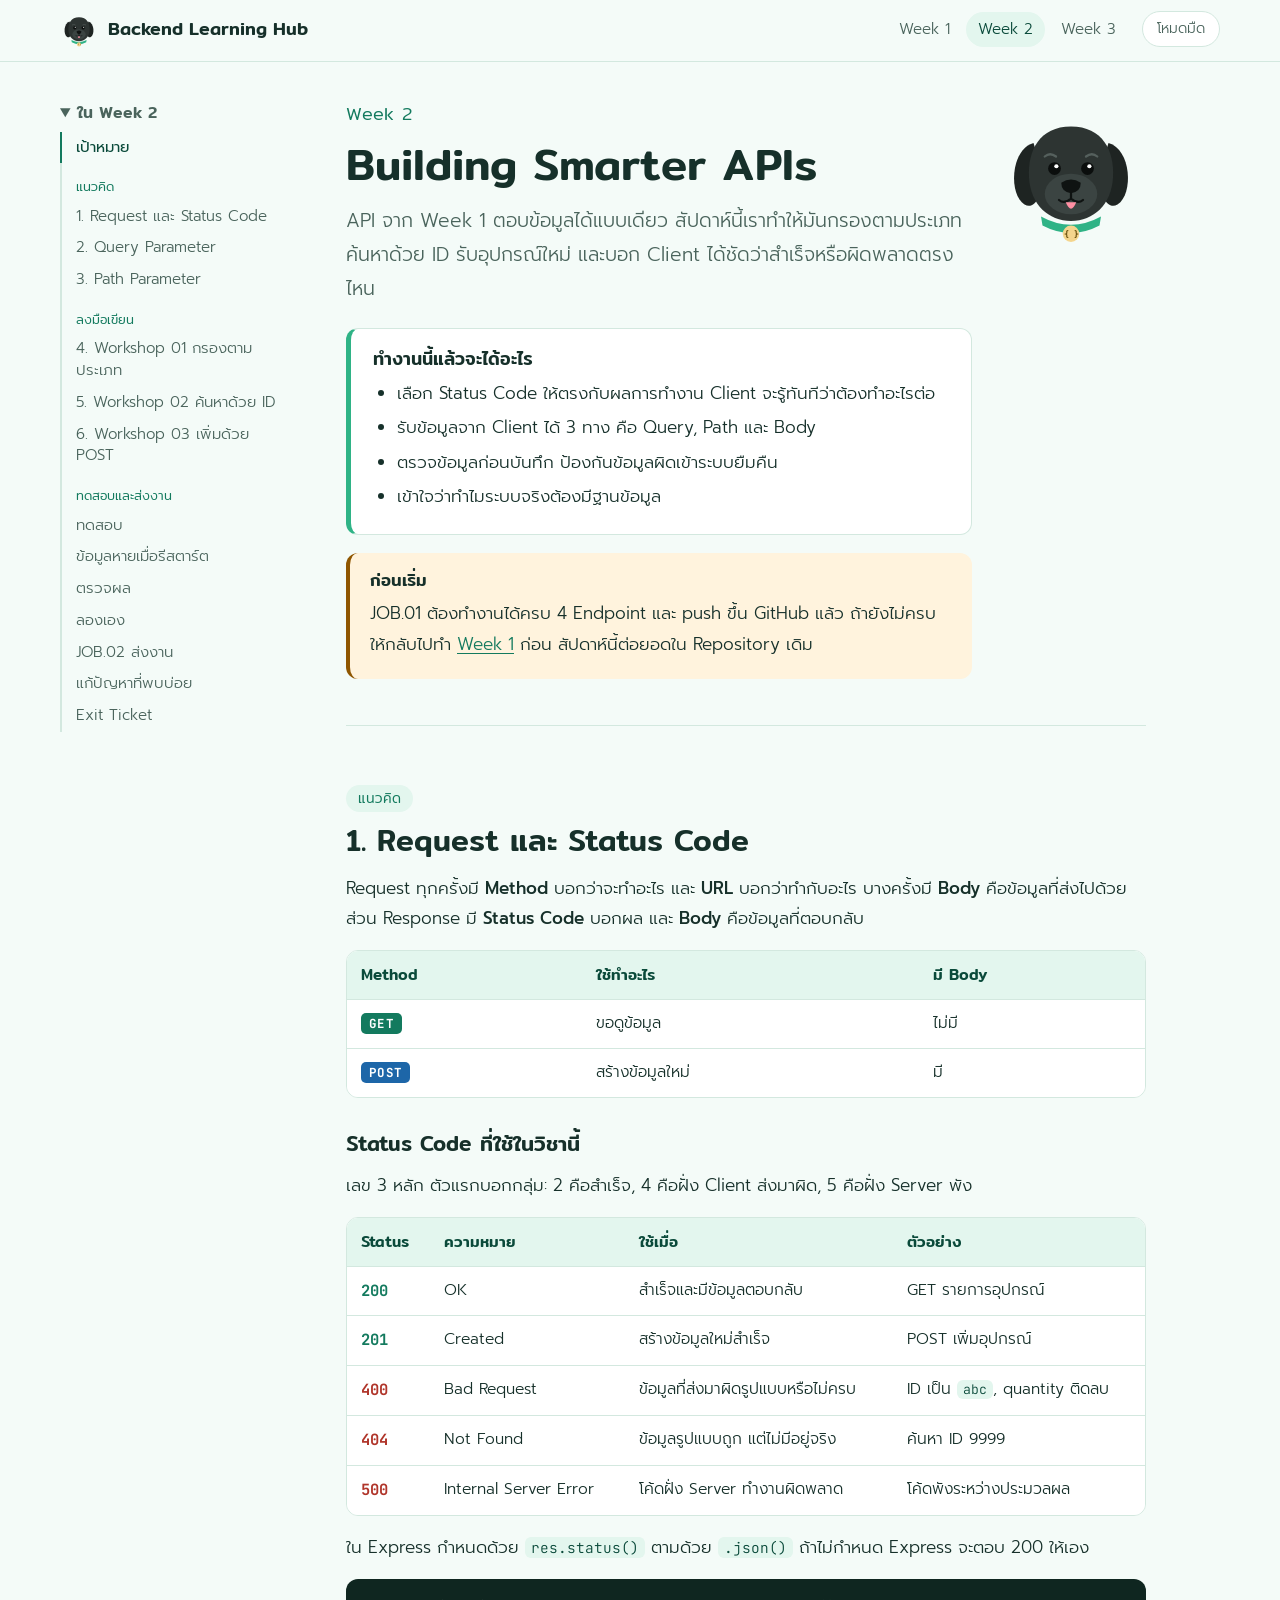
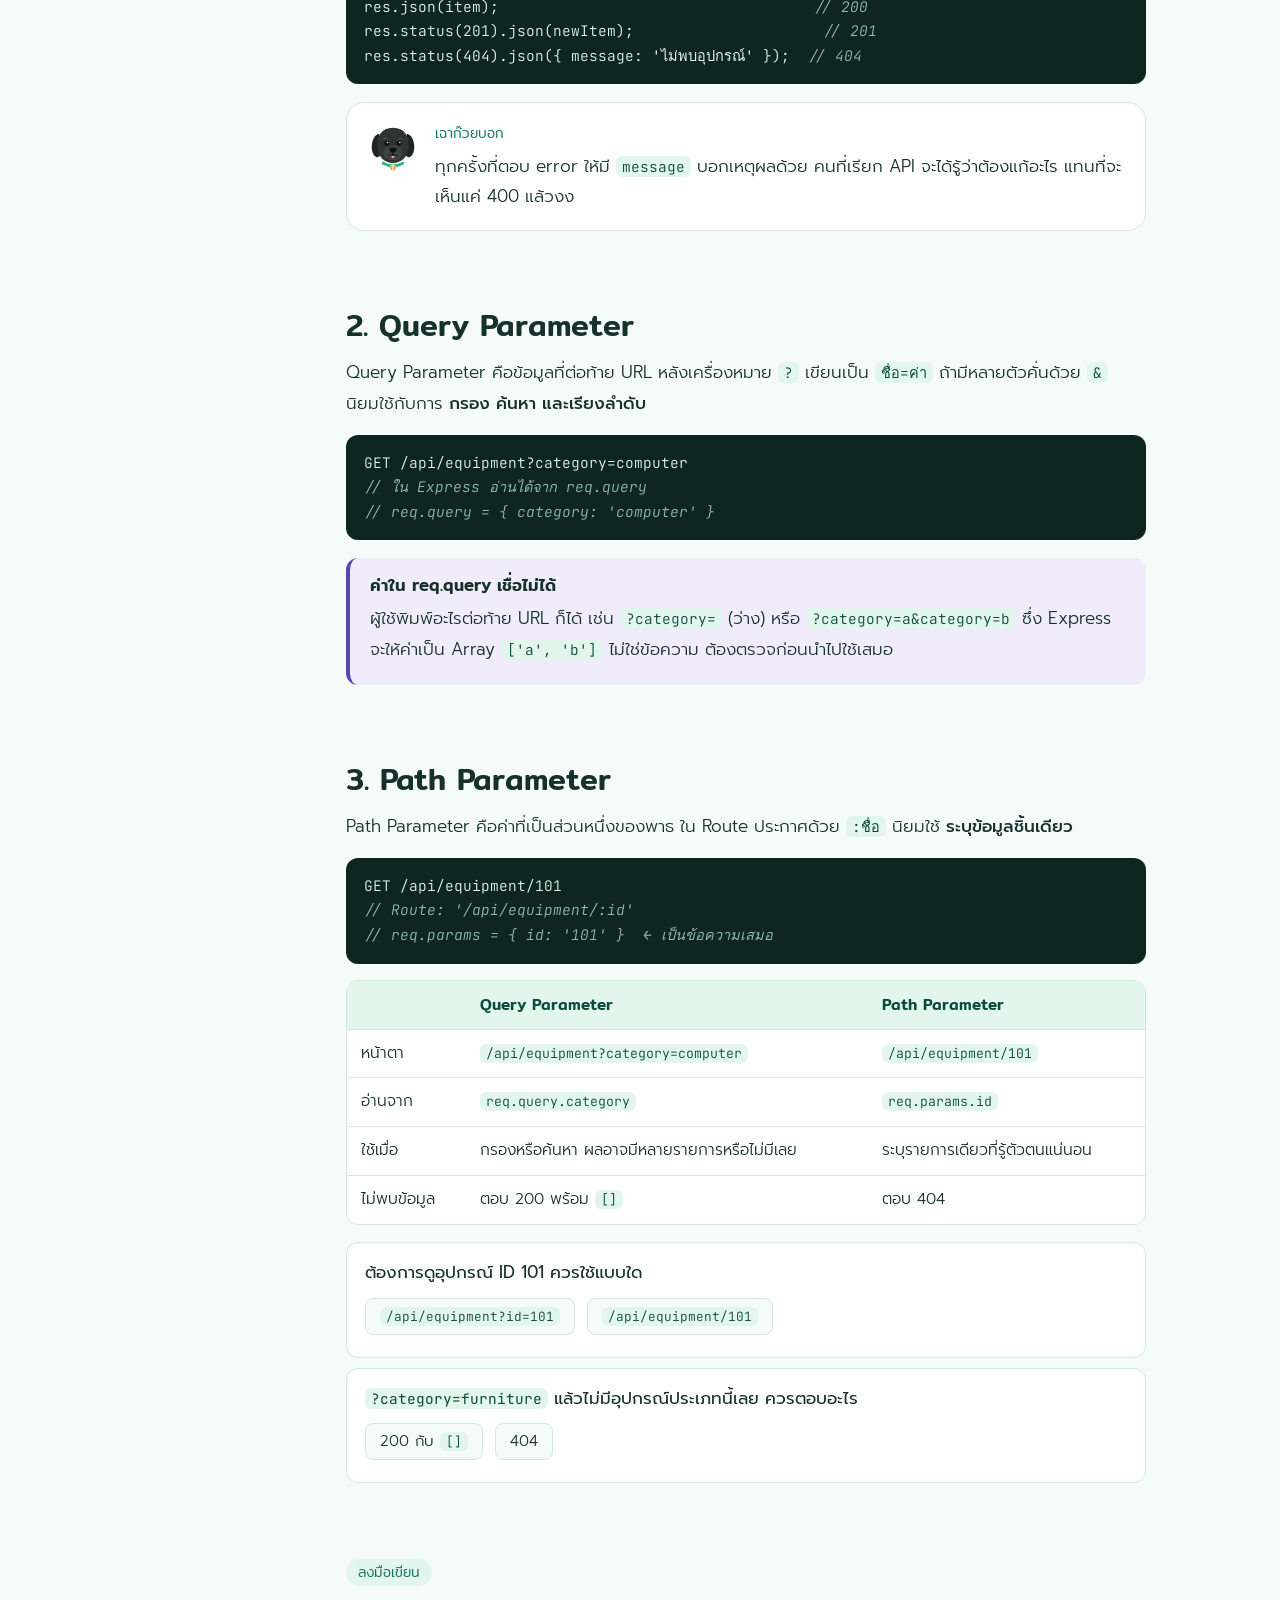
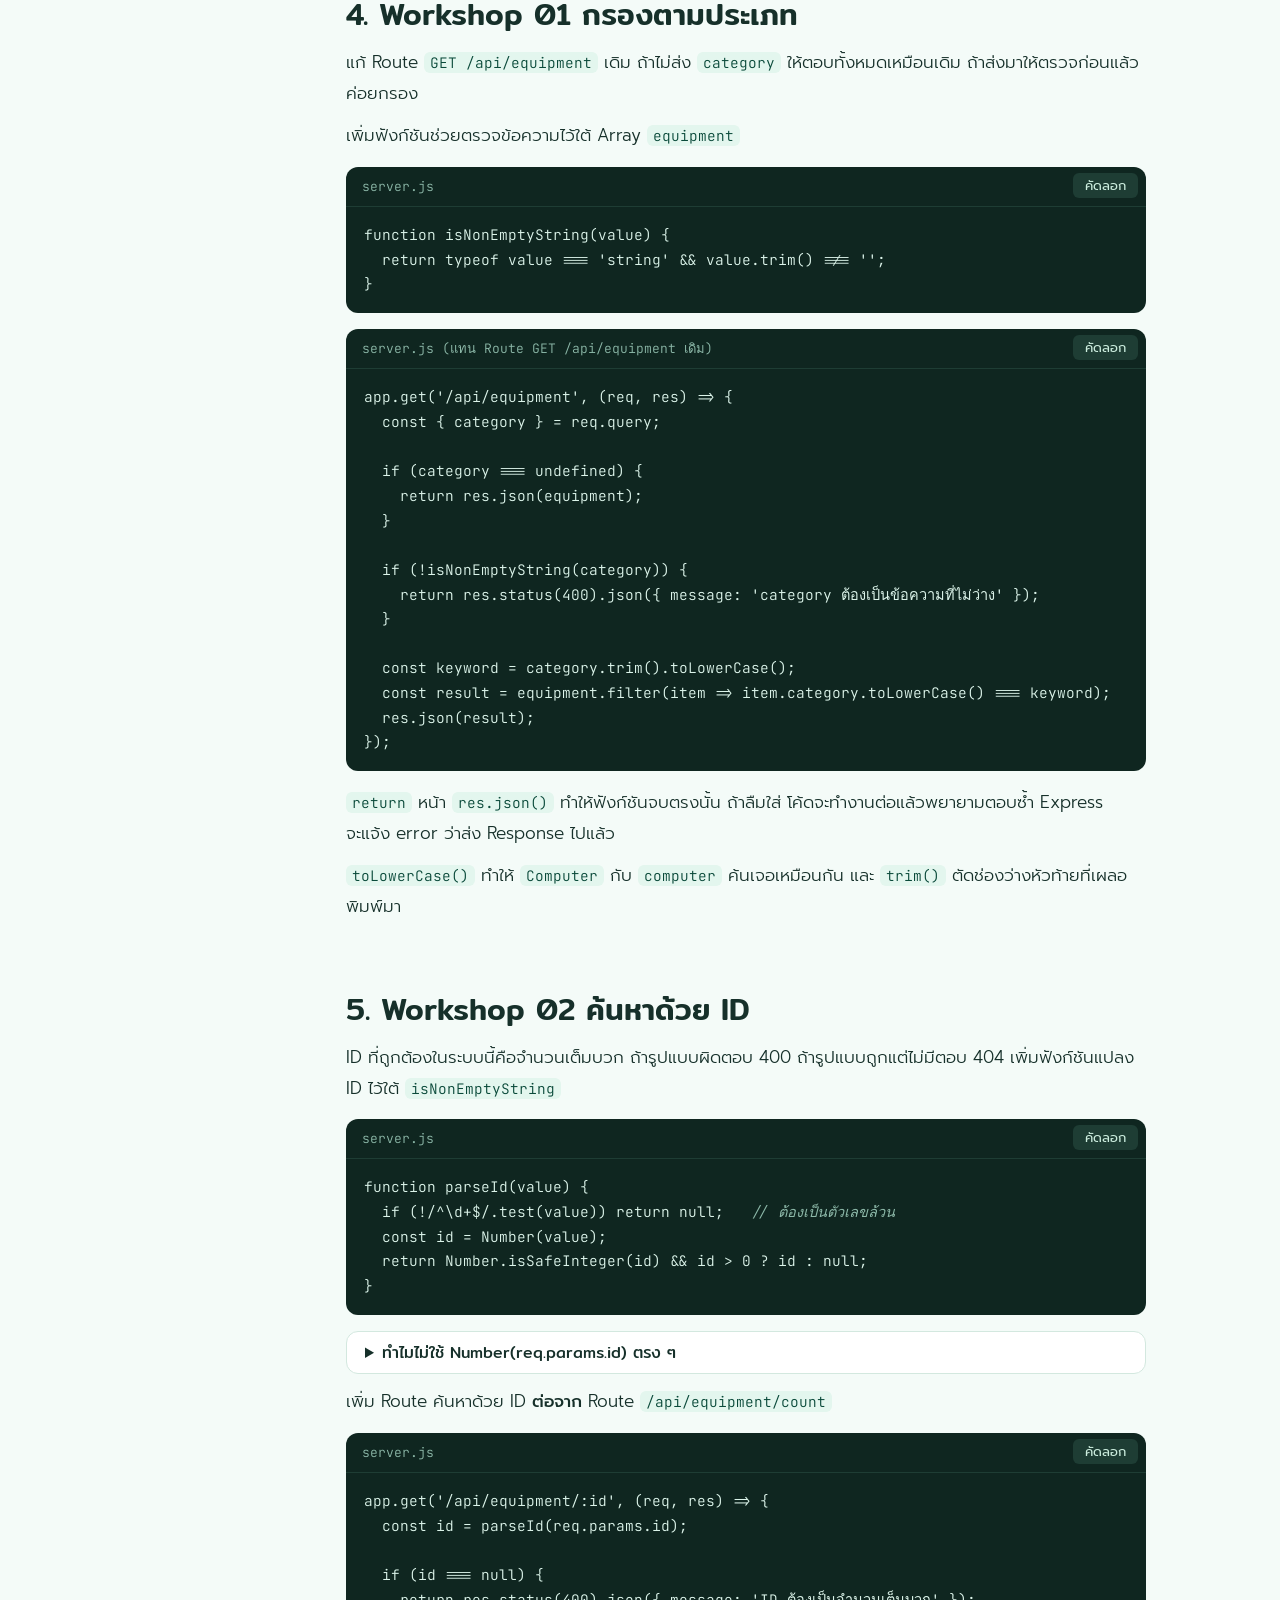
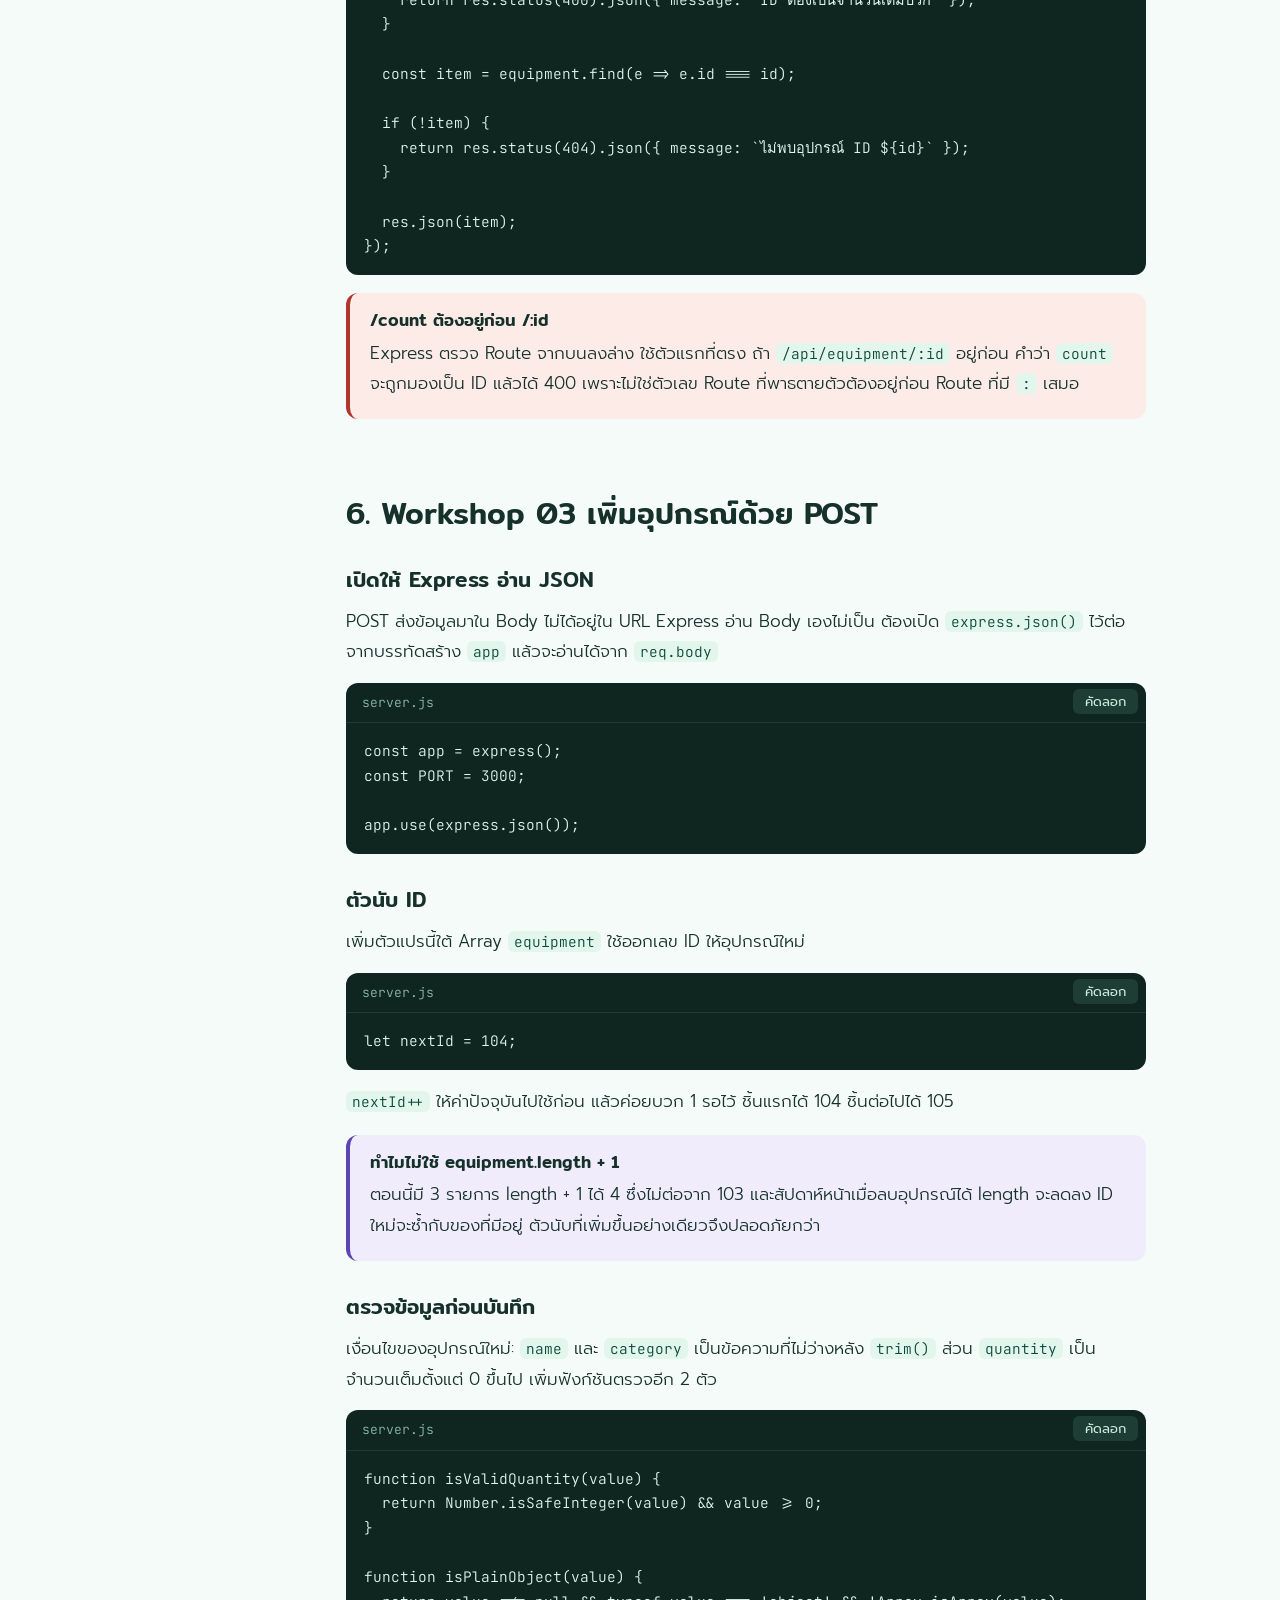
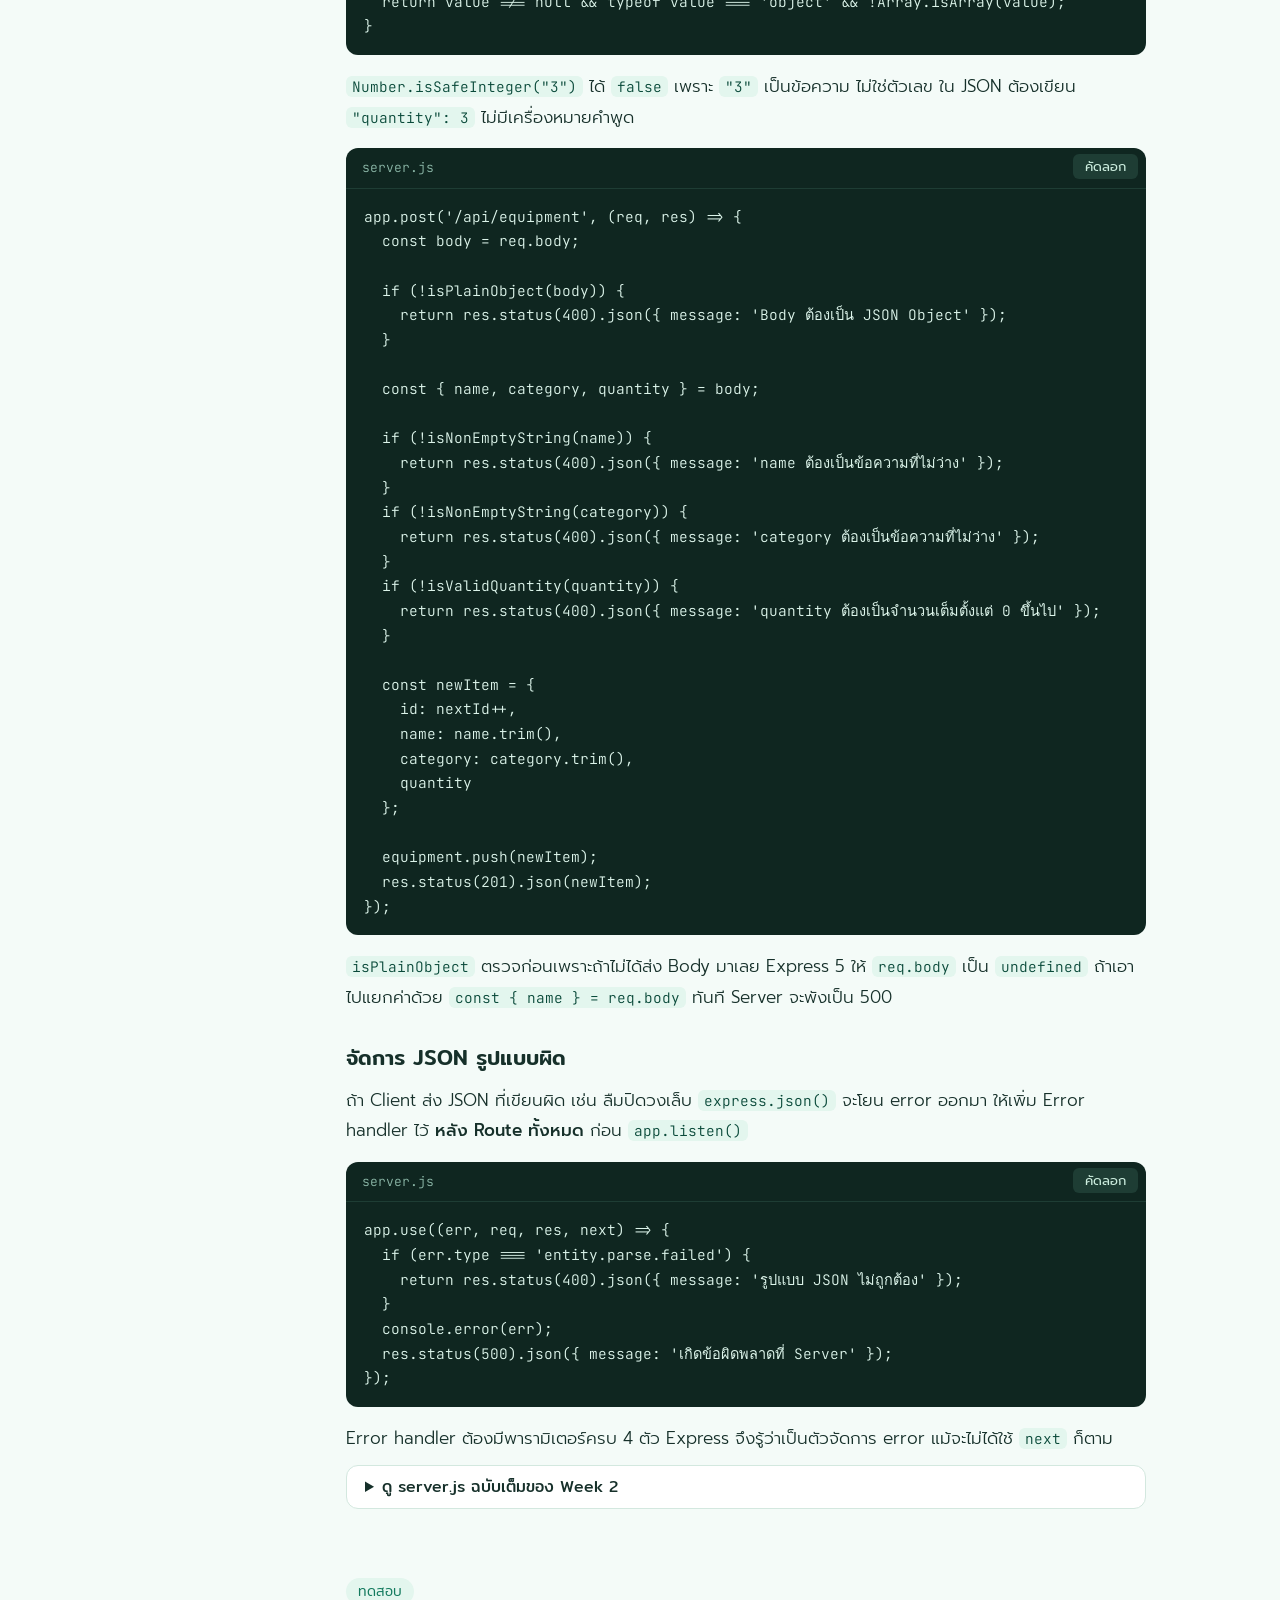
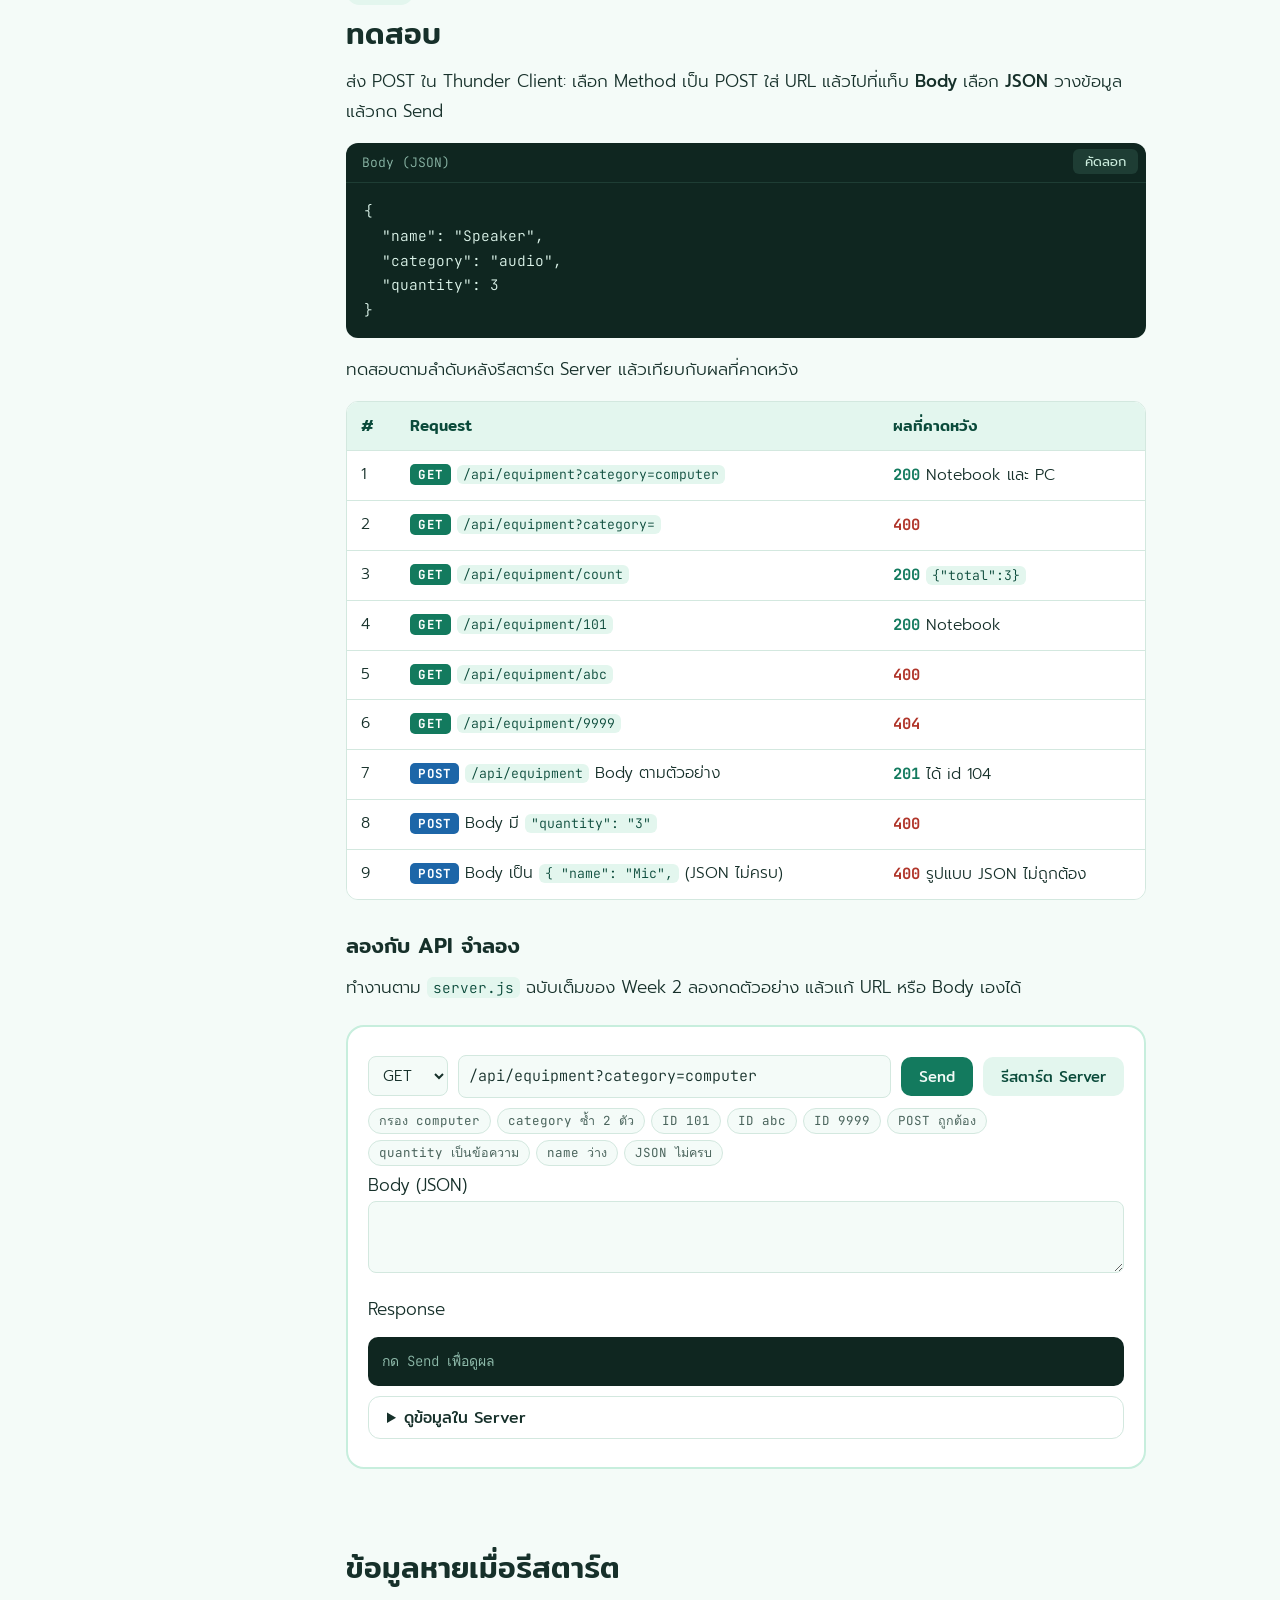
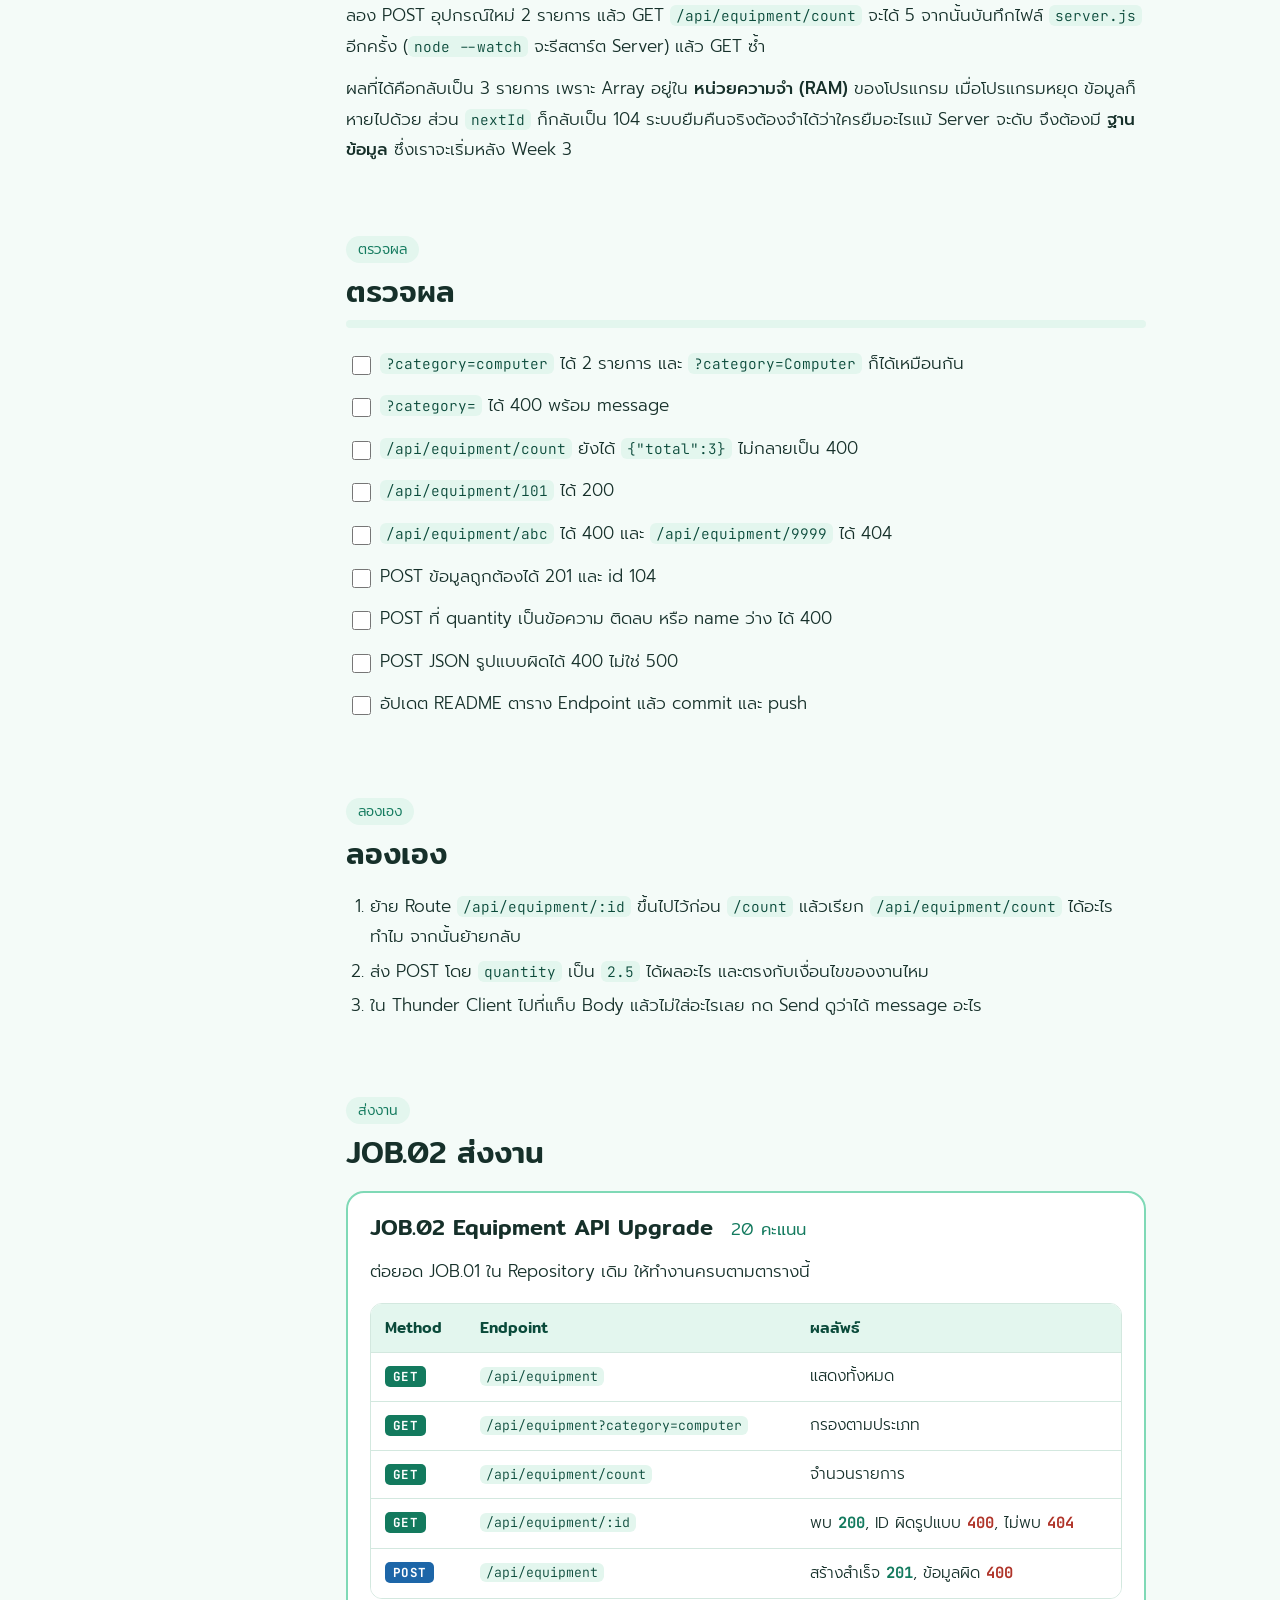
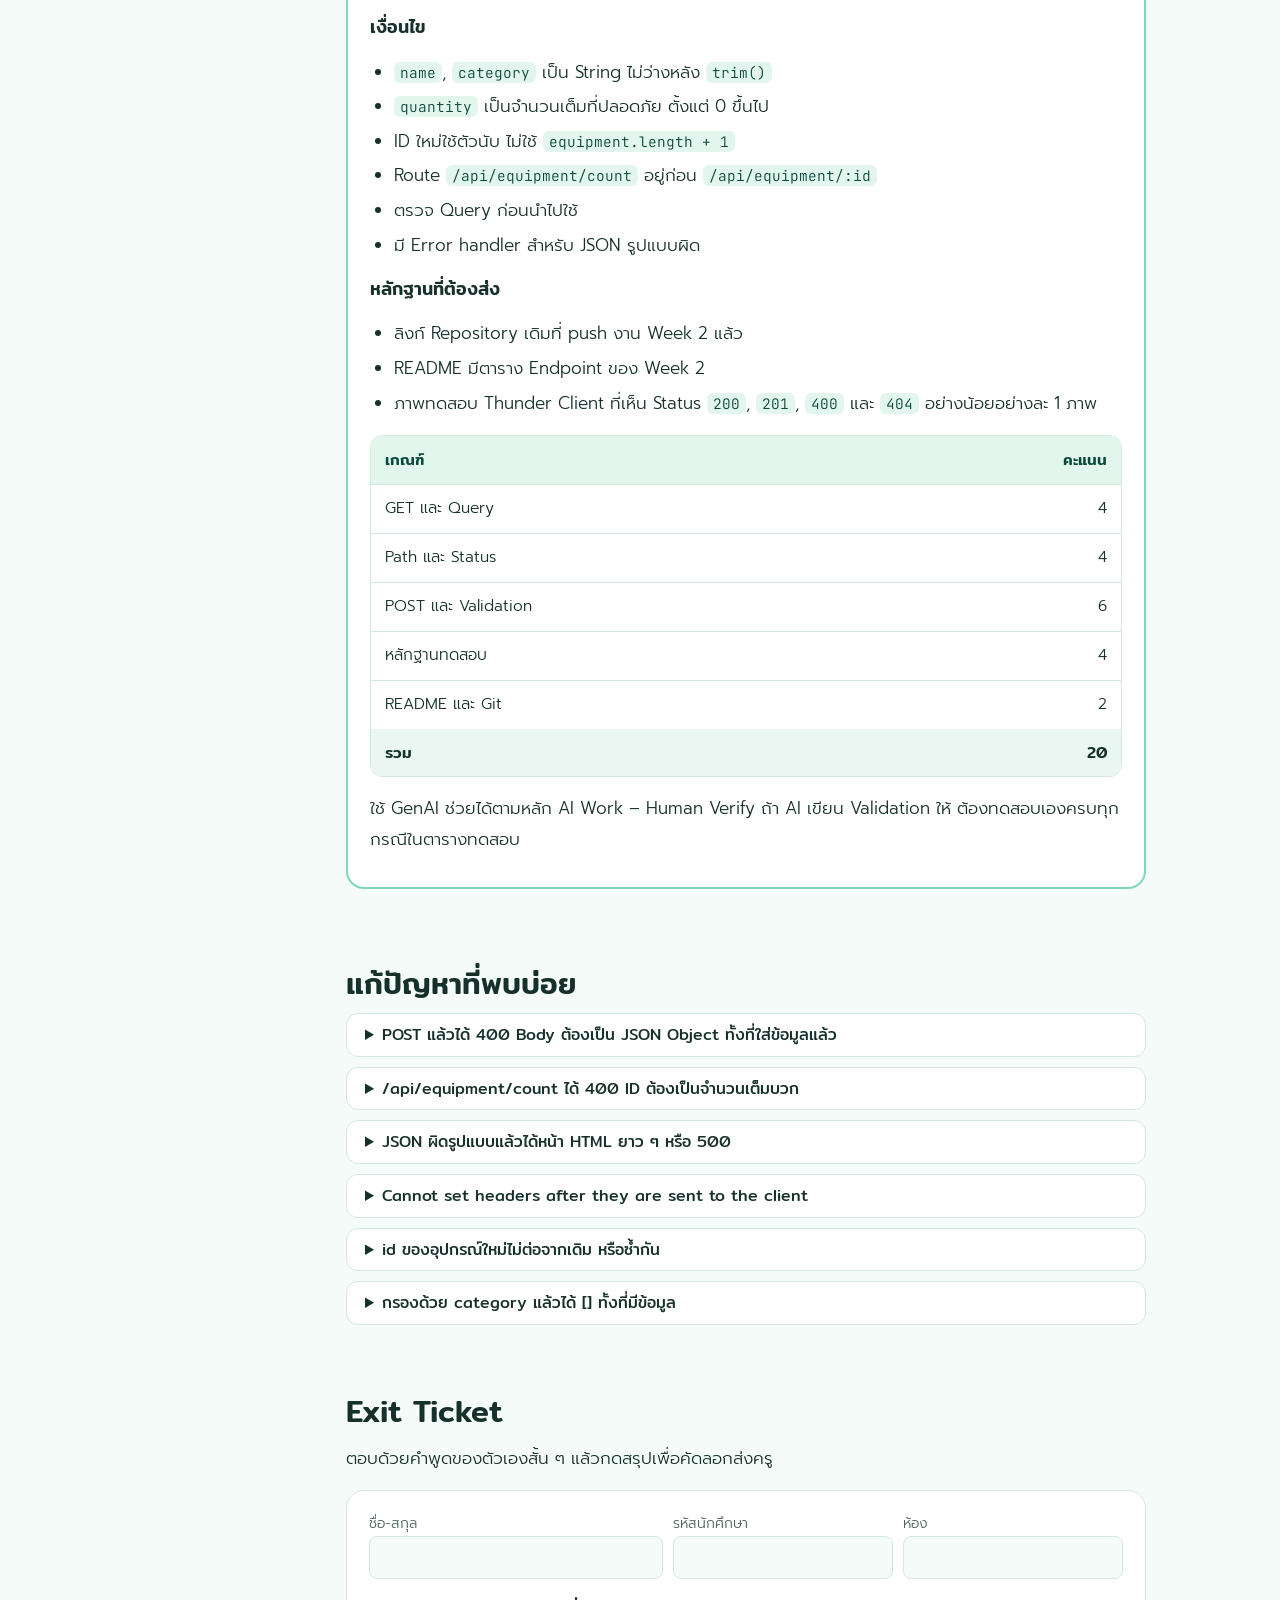
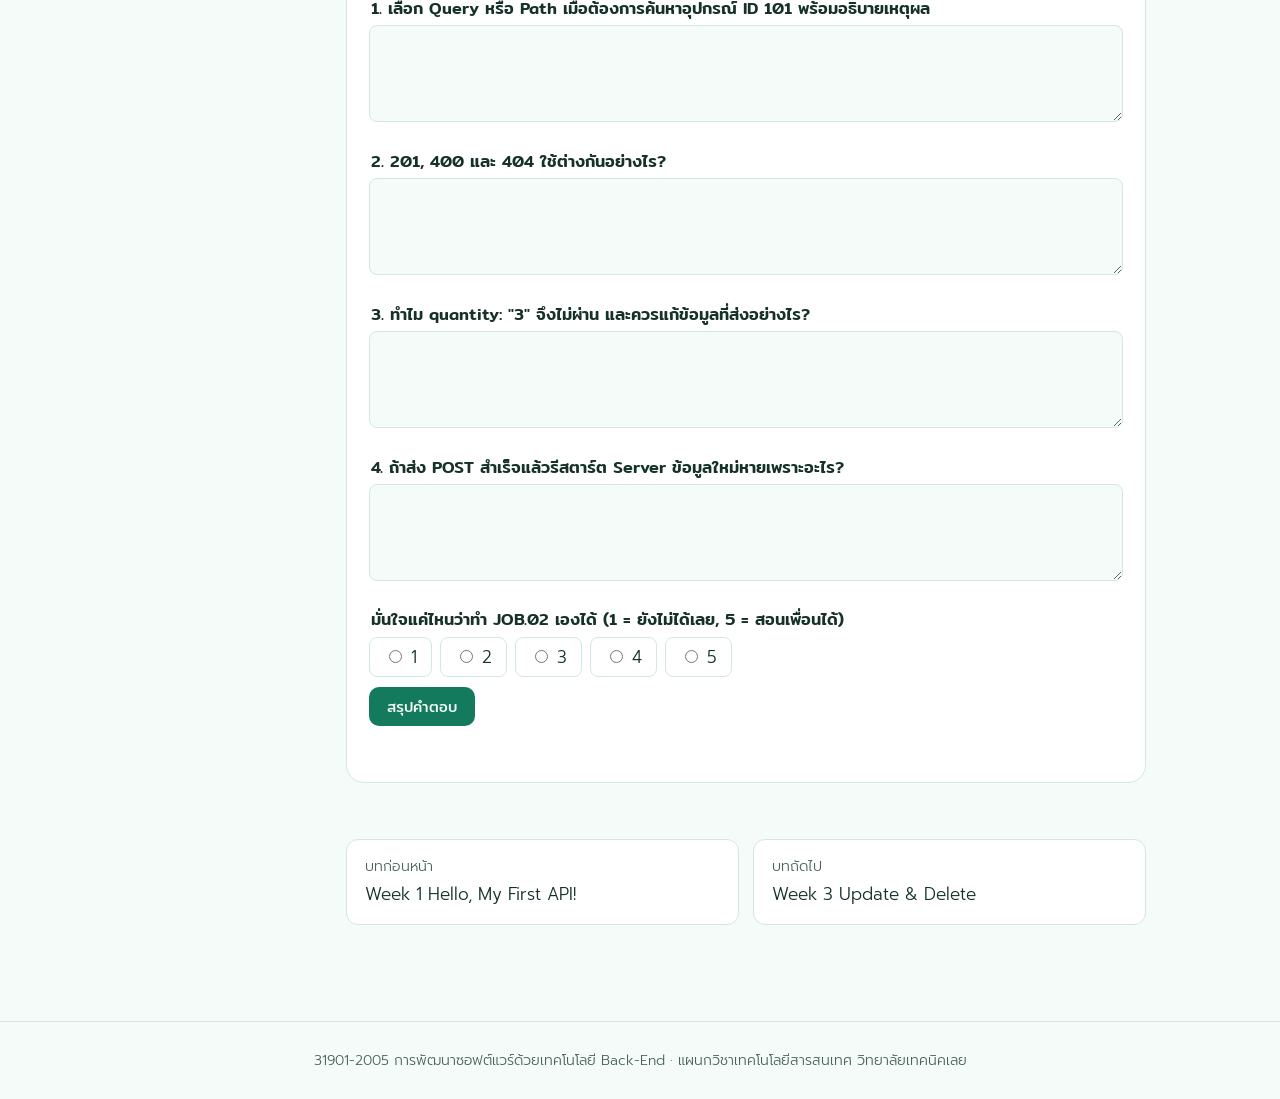
<file: week2.html>
<!doctype html>
<html lang="th">
<head>
<meta charset="utf-8">
<meta name="viewport" content="width=device-width, initial-scale=1">
<title>Week 2 Building Smarter APIs | Backend Learning Hub</title>
<link rel="preconnect" href="https://fonts.googleapis.com">
<link rel="preconnect" href="https://fonts.gstatic.com" crossorigin>
<link href="https://fonts.googleapis.com/css2?family=Mitr:wght@400;500&family=Prompt:wght@300;400;500&family=JetBrains+Mono:wght@400;700&display=swap" rel="stylesheet">
<link rel="stylesheet" href="assets/style.css">
</head>
<body>
<header class="topbar">
  <div class="topbar-in">
    <a class="home" href="index.html"><span data-mascot></span>Backend Learning Hub</a>
    <nav class="weeknav" aria-label="สัปดาห์">
      <a href="week1.html">Week 1</a>
      <a href="week2.html" aria-current="page">Week 2</a>
      <a href="week3.html">Week 3</a>
    </nav>
    <button class="icon-btn" type="button" data-theme-toggle>โหมดมืด</button>
  </div>
  <div class="readbar"></div>
</header>

<div class="wrap unit-layout">
  <nav class="toc" aria-label="สารบัญ Week 2">
    <details open>
      <summary>ใน Week 2</summary>
      <ol>
        <li><a href="#goal">เป้าหมาย</a></li>
        <li class="grp">แนวคิด</li>
        <li><a href="#status">1. Request และ Status Code</a></li>
        <li><a href="#query">2. Query Parameter</a></li>
        <li><a href="#path">3. Path Parameter</a></li>
        <li class="grp">ลงมือเขียน</li>
        <li><a href="#ws1">4. Workshop 01 กรองตามประเภท</a></li>
        <li><a href="#ws2">5. Workshop 02 ค้นหาด้วย ID</a></li>
        <li><a href="#ws3">6. Workshop 03 เพิ่มด้วย POST</a></li>
        <li class="grp">ทดสอบและส่งงาน</li>
        <li><a href="#test">ทดสอบ</a></li>
        <li><a href="#restart">ข้อมูลหายเมื่อรีสตาร์ต</a></li>
        <li><a href="#check">ตรวจผล</a></li>
        <li><a href="#try">ลองเอง</a></li>
        <li><a href="#job">JOB.02 ส่งงาน</a></li>
        <li><a href="#fix">แก้ปัญหาที่พบบ่อย</a></li>
        <li><a href="#exit">Exit Ticket</a></li>
      </ol>
    </details>
  </nav>

  <main class="content">
    <section class="unit-hero" id="goal">
      <div>
        <p class="wk">Week 2</p>
        <h1>Building Smarter APIs</h1>
        <p class="lead">API จาก Week 1 ตอบข้อมูลได้แบบเดียว สัปดาห์นี้เราทำให้มันกรองตามประเภท ค้นหาด้วย ID รับอุปกรณ์ใหม่ และบอก Client ได้ชัดว่าสำเร็จหรือผิดพลาดตรงไหน</p>
        <div class="gain">
          <h3>ทำงานนี้แล้วจะได้อะไร</h3>
          <ul>
            <li>เลือก Status Code ให้ตรงกับผลการทำงาน Client จะรู้ทันทีว่าต้องทำอะไรต่อ</li>
            <li>รับข้อมูลจาก Client ได้ 3 ทาง คือ Query, Path และ Body</li>
            <li>ตรวจข้อมูลก่อนบันทึก ป้องกันข้อมูลผิดเข้าระบบยืมคืน</li>
            <li>เข้าใจว่าทำไมระบบจริงต้องมีฐานข้อมูล</li>
          </ul>
        </div>
        <div class="box warn">
          <h4>ก่อนเริ่ม</h4>
          <p>JOB.01 ต้องทำงานได้ครบ 4 Endpoint และ push ขึ้น GitHub แล้ว ถ้ายังไม่ครบ ให้กลับไปทำ <a href="week1.html">Week 1</a> ก่อน สัปดาห์นี้ต่อยอดใน Repository เดิม</p>
        </div>
      </div>
      <span data-mascot></span>
    </section>

    <section id="status">
      <span class="stage-label">แนวคิด</span>
      <h2>1. Request และ Status Code</h2>
      <p>Request ทุกครั้งมี <strong>Method</strong> บอกว่าจะทำอะไร และ <strong>URL</strong> บอกว่าทำกับอะไร บางครั้งมี <strong>Body</strong> คือข้อมูลที่ส่งไปด้วย ส่วน Response มี <strong>Status Code</strong> บอกผล และ <strong>Body</strong> คือข้อมูลที่ตอบกลับ</p>
      <div class="table-scroll"><table>
        <thead><tr><th>Method</th><th>ใช้ทำอะไร</th><th>มี Body</th></tr></thead>
        <tbody>
          <tr><td><span class="m get">GET</span></td><td>ขอดูข้อมูล</td><td>ไม่มี</td></tr>
          <tr><td><span class="m post">POST</span></td><td>สร้างข้อมูลใหม่</td><td>มี</td></tr>
        </tbody>
      </table></div>
      <h3>Status Code ที่ใช้ในวิชานี้</h3>
      <p>เลข 3 หลัก ตัวแรกบอกกลุ่ม: 2 คือสำเร็จ, 4 คือฝั่ง Client ส่งมาผิด, 5 คือฝั่ง Server พัง</p>
      <div class="table-scroll"><table>
        <thead><tr><th>Status</th><th>ความหมาย</th><th>ใช้เมื่อ</th><th>ตัวอย่าง</th></tr></thead>
        <tbody>
          <tr><td><span class="s ok">200</span></td><td>OK</td><td>สำเร็จและมีข้อมูลตอบกลับ</td><td>GET รายการอุปกรณ์</td></tr>
          <tr><td><span class="s ok">201</span></td><td>Created</td><td>สร้างข้อมูลใหม่สำเร็จ</td><td>POST เพิ่มอุปกรณ์</td></tr>
          <tr><td><span class="s bad">400</span></td><td>Bad Request</td><td>ข้อมูลที่ส่งมาผิดรูปแบบหรือไม่ครบ</td><td>ID เป็น <code>abc</code>, quantity ติดลบ</td></tr>
          <tr><td><span class="s bad">404</span></td><td>Not Found</td><td>ข้อมูลรูปแบบถูก แต่ไม่มีอยู่จริง</td><td>ค้นหา ID 9999</td></tr>
          <tr><td><span class="s bad">500</span></td><td>Internal Server Error</td><td>โค้ดฝั่ง Server ทำงานผิดพลาด</td><td>โค้ดพังระหว่างประมวลผล</td></tr>
        </tbody>
      </table></div>
      <p>ใน Express กำหนดด้วย <code>res.status()</code> ตามด้วย <code>.json()</code> ถ้าไม่กำหนด Express จะตอบ 200 ให้เอง</p>
      <div class="code" data-nocopy><pre><code>res.json(item);                                   <span class="cm">// 200</span>
res.status(201).json(newItem);                     <span class="cm">// 201</span>
res.status(404).json({ message: 'ไม่พบอุปกรณ์' });  <span class="cm">// 404</span></code></pre></div>
      <div class="chao"><span data-mascot></span><div><p class="who">เฉาก๊วยบอก</p><p>ทุกครั้งที่ตอบ error ให้มี <code>message</code> บอกเหตุผลด้วย คนที่เรียก API จะได้รู้ว่าต้องแก้อะไร แทนที่จะเห็นแค่ 400 แล้วงง</p></div></div>
    </section>

    <section id="query">
      <h2>2. Query Parameter</h2>
      <p>Query Parameter คือข้อมูลที่ต่อท้าย URL หลังเครื่องหมาย <code>?</code> เขียนเป็น <code>ชื่อ=ค่า</code> ถ้ามีหลายตัวคั่นด้วย <code>&amp;</code> นิยมใช้กับการ <strong>กรอง ค้นหา และเรียงลำดับ</strong></p>
      <div class="code" data-nocopy><pre><code>GET /api/equipment?category=computer
<span class="cm">// ใน Express อ่านได้จาก req.query</span>
<span class="cm">// req.query = { category: 'computer' }</span></code></pre></div>
      <div class="box note">
        <h4>ค่าใน req.query เชื่อไม่ได้</h4>
        <p>ผู้ใช้พิมพ์อะไรต่อท้าย URL ก็ได้ เช่น <code>?category=</code> (ว่าง) หรือ <code>?category=a&amp;category=b</code> ซึ่ง Express จะให้ค่าเป็น Array <code>['a', 'b']</code> ไม่ใช่ข้อความ ต้องตรวจก่อนนำไปใช้เสมอ</p>
      </div>
    </section>

    <section id="path">
      <h2>3. Path Parameter</h2>
      <p>Path Parameter คือค่าที่เป็นส่วนหนึ่งของพาธ ใน Route ประกาศด้วย <code>:ชื่อ</code> นิยมใช้ <strong>ระบุข้อมูลชิ้นเดียว</strong></p>
      <div class="code" data-nocopy><pre><code>GET /api/equipment/101
<span class="cm">// Route: '/api/equipment/:id'</span>
<span class="cm">// req.params = { id: '101' }  ← เป็นข้อความเสมอ</span></code></pre></div>
      <div class="table-scroll"><table>
        <thead><tr><th></th><th>Query Parameter</th><th>Path Parameter</th></tr></thead>
        <tbody>
          <tr><td>หน้าตา</td><td><code>/api/equipment?category=computer</code></td><td><code>/api/equipment/101</code></td></tr>
          <tr><td>อ่านจาก</td><td><code>req.query.category</code></td><td><code>req.params.id</code></td></tr>
          <tr><td>ใช้เมื่อ</td><td>กรองหรือค้นหา ผลอาจมีหลายรายการหรือไม่มีเลย</td><td>ระบุรายการเดียวที่รู้ตัวตนแน่นอน</td></tr>
          <tr><td>ไม่พบข้อมูล</td><td>ตอบ 200 พร้อม <code>[]</code></td><td>ตอบ 404</td></tr>
        </tbody>
      </table></div>
      <ul class="qc">
        <li data-correct="b" data-why="ID ระบุอุปกรณ์ชิ้นเดียว จึงเป็นส่วนหนึ่งของพาธ">
          <p class="q">ต้องการดูอุปกรณ์ ID 101 ควรใช้แบบใด</p>
          <button type="button" data-a="a"><code>/api/equipment?id=101</code></button>
          <button type="button" data-a="b"><code>/api/equipment/101</code></button>
        </li>
        <li data-correct="a" data-why="การกรองแล้วไม่เจอถือว่าทำงานถูกต้อง ผลแค่ว่างเปล่า">
          <p class="q"><code>?category=furniture</code> แล้วไม่มีอุปกรณ์ประเภทนี้เลย ควรตอบอะไร</p>
          <button type="button" data-a="a">200 กับ <code>[]</code></button>
          <button type="button" data-a="b">404</button>
        </li>
      </ul>
    </section>

    <section id="ws1">
      <span class="stage-label">ลงมือเขียน</span>
      <h2>4. Workshop 01 กรองตามประเภท</h2>
      <p>แก้ Route <code>GET /api/equipment</code> เดิม ถ้าไม่ส่ง <code>category</code> ให้ตอบทั้งหมดเหมือนเดิม ถ้าส่งมาให้ตรวจก่อนแล้วค่อยกรอง</p>
      <p>เพิ่มฟังก์ชันช่วยตรวจข้อความไว้ใต้ Array <code>equipment</code></p>
      <div class="code"><div class="file">server.js</div><pre><code>function isNonEmptyString(value) {
  return typeof value === 'string' &amp;&amp; value.trim() !== '';
}</code></pre></div>
      <div class="code"><div class="file">server.js (แทน Route GET /api/equipment เดิม)</div><pre><code>app.get('/api/equipment', (req, res) =&gt; {
  const { category } = req.query;

  if (category === undefined) {
    return res.json(equipment);
  }

  if (!isNonEmptyString(category)) {
    return res.status(400).json({ message: 'category ต้องเป็นข้อความที่ไม่ว่าง' });
  }

  const keyword = category.trim().toLowerCase();
  const result = equipment.filter(item =&gt; item.category.toLowerCase() === keyword);
  res.json(result);
});</code></pre></div>
      <p><code>return</code> หน้า <code>res.json()</code> ทำให้ฟังก์ชันจบตรงนั้น ถ้าลืมใส่ โค้ดจะทำงานต่อแล้วพยายามตอบซ้ำ Express จะแจ้ง error ว่าส่ง Response ไปแล้ว</p>
      <p><code>toLowerCase()</code> ทำให้ <code>Computer</code> กับ <code>computer</code> ค้นเจอเหมือนกัน และ <code>trim()</code> ตัดช่องว่างหัวท้ายที่เผลอพิมพ์มา</p>
    </section>

    <section id="ws2">
      <h2>5. Workshop 02 ค้นหาด้วย ID</h2>
      <p>ID ที่ถูกต้องในระบบนี้คือจำนวนเต็มบวก ถ้ารูปแบบผิดตอบ 400 ถ้ารูปแบบถูกแต่ไม่มีตอบ 404 เพิ่มฟังก์ชันแปลง ID ไว้ใต้ <code>isNonEmptyString</code></p>
      <div class="code"><div class="file">server.js</div><pre><code>function parseId(value) {
  if (!/^\d+$/.test(value)) return null;   <span class="cm">// ต้องเป็นตัวเลขล้วน</span>
  const id = Number(value);
  return Number.isSafeInteger(id) &amp;&amp; id &gt; 0 ? id : null;
}</code></pre></div>
      <details class="reveal"><summary>ทำไมไม่ใช้ Number(req.params.id) ตรง ๆ</summary>
        <p><code>Number()</code> ยอมรับค่าแปลก ๆ หลายแบบ เช่น <code>Number('1e2')</code> ได้ 100 และ <code>Number('0x65')</code> ได้ 101 ส่วน <code>/^\d+$/</code> ยอมเฉพาะตัวเลข 0 ถึง 9 ล้วน แล้ว <code>Number.isSafeInteger()</code> กันตัวเลขยาวเกินที่ JavaScript เก็บได้แม่นยำ</p></details>
      <p>เพิ่ม Route ค้นหาด้วย ID <strong>ต่อจาก</strong> Route <code>/api/equipment/count</code></p>
      <div class="code"><div class="file">server.js</div><pre><code>app.get('/api/equipment/:id', (req, res) =&gt; {
  const id = parseId(req.params.id);

  if (id === null) {
    return res.status(400).json({ message: 'ID ต้องเป็นจำนวนเต็มบวก' });
  }

  const item = equipment.find(e =&gt; e.id === id);

  if (!item) {
    return res.status(404).json({ message: `ไม่พบอุปกรณ์ ID ${id}` });
  }

  res.json(item);
});</code></pre></div>
      <div class="box bad">
        <h4>/count ต้องอยู่ก่อน /:id</h4>
        <p>Express ตรวจ Route จากบนลงล่าง ใช้ตัวแรกที่ตรง ถ้า <code>/api/equipment/:id</code> อยู่ก่อน คำว่า <code>count</code> จะถูกมองเป็น ID แล้วได้ 400 เพราะไม่ใช่ตัวเลข Route ที่พาธตายตัวต้องอยู่ก่อน Route ที่มี <code>:</code> เสมอ</p>
      </div>
    </section>

    <section id="ws3">
      <h2>6. Workshop 03 เพิ่มอุปกรณ์ด้วย POST</h2>
      <h3>เปิดให้ Express อ่าน JSON</h3>
      <p>POST ส่งข้อมูลมาใน Body ไม่ได้อยู่ใน URL Express อ่าน Body เองไม่เป็น ต้องเปิด <code>express.json()</code> ไว้ต่อจากบรรทัดสร้าง <code>app</code> แล้วจะอ่านได้จาก <code>req.body</code></p>
      <div class="code"><div class="file">server.js</div><pre><code>const app = express();
const PORT = 3000;

app.use(express.json());</code></pre></div>
      <h3>ตัวนับ ID</h3>
      <p>เพิ่มตัวแปรนี้ใต้ Array <code>equipment</code> ใช้ออกเลข ID ให้อุปกรณ์ใหม่</p>
      <div class="code"><div class="file">server.js</div><pre><code>let nextId = 104;</code></pre></div>
      <p><code>nextId++</code> ให้ค่าปัจจุบันไปใช้ก่อน แล้วค่อยบวก 1 รอไว้ ชิ้นแรกได้ 104 ชิ้นต่อไปได้ 105</p>
      <div class="box note">
        <h4>ทำไมไม่ใช้ equipment.length + 1</h4>
        <p>ตอนนี้มี 3 รายการ length + 1 ได้ 4 ซึ่งไม่ต่อจาก 103 และสัปดาห์หน้าเมื่อลบอุปกรณ์ได้ length จะลดลง ID ใหม่จะซ้ำกับของที่มีอยู่ ตัวนับที่เพิ่มขึ้นอย่างเดียวจึงปลอดภัยกว่า</p>
      </div>
      <h3>ตรวจข้อมูลก่อนบันทึก</h3>
      <p>เงื่อนไขของอุปกรณ์ใหม่: <code>name</code> และ <code>category</code> เป็นข้อความที่ไม่ว่างหลัง <code>trim()</code> ส่วน <code>quantity</code> เป็นจำนวนเต็มตั้งแต่ 0 ขึ้นไป เพิ่มฟังก์ชันตรวจอีก 2 ตัว</p>
      <div class="code"><div class="file">server.js</div><pre><code>function isValidQuantity(value) {
  return Number.isSafeInteger(value) &amp;&amp; value &gt;= 0;
}

function isPlainObject(value) {
  return value !== null &amp;&amp; typeof value === 'object' &amp;&amp; !Array.isArray(value);
}</code></pre></div>
      <p><code>Number.isSafeInteger("3")</code> ได้ <code>false</code> เพราะ <code>"3"</code> เป็นข้อความ ไม่ใช่ตัวเลข ใน JSON ต้องเขียน <code>"quantity": 3</code> ไม่มีเครื่องหมายคำพูด</p>
      <div class="code"><div class="file">server.js</div><pre><code>app.post('/api/equipment', (req, res) =&gt; {
  const body = req.body;

  if (!isPlainObject(body)) {
    return res.status(400).json({ message: 'Body ต้องเป็น JSON Object' });
  }

  const { name, category, quantity } = body;

  if (!isNonEmptyString(name)) {
    return res.status(400).json({ message: 'name ต้องเป็นข้อความที่ไม่ว่าง' });
  }
  if (!isNonEmptyString(category)) {
    return res.status(400).json({ message: 'category ต้องเป็นข้อความที่ไม่ว่าง' });
  }
  if (!isValidQuantity(quantity)) {
    return res.status(400).json({ message: 'quantity ต้องเป็นจำนวนเต็มตั้งแต่ 0 ขึ้นไป' });
  }

  const newItem = {
    id: nextId++,
    name: name.trim(),
    category: category.trim(),
    quantity
  };

  equipment.push(newItem);
  res.status(201).json(newItem);
});</code></pre></div>
      <p><code>isPlainObject</code> ตรวจก่อนเพราะถ้าไม่ได้ส่ง Body มาเลย Express 5 ให้ <code>req.body</code> เป็น <code>undefined</code> ถ้าเอาไปแยกค่าด้วย <code>const { name } = req.body</code> ทันที Server จะพังเป็น 500</p>
      <h3>จัดการ JSON รูปแบบผิด</h3>
      <p>ถ้า Client ส่ง JSON ที่เขียนผิด เช่น ลืมปิดวงเล็บ <code>express.json()</code> จะโยน error ออกมา ให้เพิ่ม Error handler ไว้ <strong>หลัง Route ทั้งหมด</strong> ก่อน <code>app.listen()</code></p>
      <div class="code"><div class="file">server.js</div><pre><code>app.use((err, req, res, next) =&gt; {
  if (err.type === 'entity.parse.failed') {
    return res.status(400).json({ message: 'รูปแบบ JSON ไม่ถูกต้อง' });
  }
  console.error(err);
  res.status(500).json({ message: 'เกิดข้อผิดพลาดที่ Server' });
});</code></pre></div>
      <p>Error handler ต้องมีพารามิเตอร์ครบ 4 ตัว Express จึงรู้ว่าเป็นตัวจัดการ error แม้จะไม่ได้ใช้ <code>next</code> ก็ตาม</p>
      <details class="reveal"><summary>ดู server.js ฉบับเต็มของ Week 2</summary>
      <div class="code"><div class="file">server.js</div><pre><code>import express from 'express';

const app = express();
const PORT = 3000;

app.use(express.json());

const equipment = [
  { id: 101, name: 'Notebook', category: 'computer', quantity: 5 },
  { id: 102, name: 'Projector', category: 'display', quantity: 2 },
  { id: 103, name: 'PC', category: 'computer', quantity: 10 }
];

let nextId = 104;

function isNonEmptyString(value) {
  return typeof value === 'string' &amp;&amp; value.trim() !== '';
}

function parseId(value) {
  if (!/^\d+$/.test(value)) return null;
  const id = Number(value);
  return Number.isSafeInteger(id) &amp;&amp; id &gt; 0 ? id : null;
}

function isValidQuantity(value) {
  return Number.isSafeInteger(value) &amp;&amp; value &gt;= 0;
}

function isPlainObject(value) {
  return value !== null &amp;&amp; typeof value === 'object' &amp;&amp; !Array.isArray(value);
}

app.get('/', (req, res) =&gt; {
  res.send('Hello, Backend!');
});

app.get('/api/health', (req, res) =&gt; {
  res.json({ status: 'ok' });
});

app.get('/api/equipment', (req, res) =&gt; {
  const { category } = req.query;

  if (category === undefined) {
    return res.json(equipment);
  }

  if (!isNonEmptyString(category)) {
    return res.status(400).json({ message: 'category ต้องเป็นข้อความที่ไม่ว่าง' });
  }

  const keyword = category.trim().toLowerCase();
  const result = equipment.filter(item =&gt; item.category.toLowerCase() === keyword);
  res.json(result);
});

app.get('/api/equipment/count', (req, res) =&gt; {
  res.json({ total: equipment.length });
});

app.get('/api/equipment/:id', (req, res) =&gt; {
  const id = parseId(req.params.id);

  if (id === null) {
    return res.status(400).json({ message: 'ID ต้องเป็นจำนวนเต็มบวก' });
  }

  const item = equipment.find(e =&gt; e.id === id);

  if (!item) {
    return res.status(404).json({ message: `ไม่พบอุปกรณ์ ID ${id}` });
  }

  res.json(item);
});

app.post('/api/equipment', (req, res) =&gt; {
  const body = req.body;

  if (!isPlainObject(body)) {
    return res.status(400).json({ message: 'Body ต้องเป็น JSON Object' });
  }

  const { name, category, quantity } = body;

  if (!isNonEmptyString(name)) {
    return res.status(400).json({ message: 'name ต้องเป็นข้อความที่ไม่ว่าง' });
  }
  if (!isNonEmptyString(category)) {
    return res.status(400).json({ message: 'category ต้องเป็นข้อความที่ไม่ว่าง' });
  }
  if (!isValidQuantity(quantity)) {
    return res.status(400).json({ message: 'quantity ต้องเป็นจำนวนเต็มตั้งแต่ 0 ขึ้นไป' });
  }

  const newItem = {
    id: nextId++,
    name: name.trim(),
    category: category.trim(),
    quantity
  };

  equipment.push(newItem);
  res.status(201).json(newItem);
});

app.use((err, req, res, next) =&gt; {
  if (err.type === 'entity.parse.failed') {
    return res.status(400).json({ message: 'รูปแบบ JSON ไม่ถูกต้อง' });
  }
  console.error(err);
  res.status(500).json({ message: 'เกิดข้อผิดพลาดที่ Server' });
});

app.listen(PORT, () =&gt; {
  console.log(`Server running at http://localhost:${PORT}`);
});</code></pre></div>
      </details>
    </section>

    <section id="test">
      <span class="stage-label">ทดสอบ</span>
      <h2>ทดสอบ</h2>
      <p>ส่ง POST ใน Thunder Client: เลือก Method เป็น POST ใส่ URL แล้วไปที่แท็บ <strong>Body</strong> เลือก <strong>JSON</strong> วางข้อมูลแล้วกด Send</p>
      <div class="code"><div class="file">Body (JSON)</div><pre><code>{
  "name": "Speaker",
  "category": "audio",
  "quantity": 3
}</code></pre></div>
      <p>ทดสอบตามลำดับหลังรีสตาร์ต Server แล้วเทียบกับผลที่คาดหวัง</p>
      <div class="table-scroll"><table>
        <thead><tr><th>#</th><th>Request</th><th>ผลที่คาดหวัง</th></tr></thead>
        <tbody>
          <tr><td>1</td><td><span class="m get">GET</span> <code>/api/equipment?category=computer</code></td><td><span class="s ok">200</span> Notebook และ PC</td></tr>
          <tr><td>2</td><td><span class="m get">GET</span> <code>/api/equipment?category=</code></td><td><span class="s bad">400</span></td></tr>
          <tr><td>3</td><td><span class="m get">GET</span> <code>/api/equipment/count</code></td><td><span class="s ok">200</span> <code>{"total":3}</code></td></tr>
          <tr><td>4</td><td><span class="m get">GET</span> <code>/api/equipment/101</code></td><td><span class="s ok">200</span> Notebook</td></tr>
          <tr><td>5</td><td><span class="m get">GET</span> <code>/api/equipment/abc</code></td><td><span class="s bad">400</span></td></tr>
          <tr><td>6</td><td><span class="m get">GET</span> <code>/api/equipment/9999</code></td><td><span class="s bad">404</span></td></tr>
          <tr><td>7</td><td><span class="m post">POST</span> <code>/api/equipment</code> Body ตามตัวอย่าง</td><td><span class="s ok">201</span> ได้ id 104</td></tr>
          <tr><td>8</td><td><span class="m post">POST</span> Body มี <code>"quantity": "3"</code></td><td><span class="s bad">400</span></td></tr>
          <tr><td>9</td><td><span class="m post">POST</span> Body เป็น <code>{ "name": "Mic",</code> (JSON ไม่ครบ)</td><td><span class="s bad">400</span> รูปแบบ JSON ไม่ถูกต้อง</td></tr>
        </tbody>
      </table></div>
      <h3>ลองกับ API จำลอง</h3>
      <p>ทำงานตาม <code>server.js</code> ฉบับเต็มของ Week 2 ลองกดตัวอย่าง แล้วแก้ URL หรือ Body เองได้</p>
      <div class="lab sim" data-sim="2">
        <div class="row">
          <select aria-label="Method"><option>GET</option><option>POST</option></select>
          <input class="url" type="text" value="/api/equipment?category=computer" aria-label="URL">
          <button class="btn send" type="button">Send</button>
          <button class="btn ghost restart" type="button">รีสตาร์ต Server</button>
        </div>
        <div class="presets">
          <button type="button" data-m="GET" data-u="/api/equipment?category=computer">กรอง computer</button>
          <button type="button" data-m="GET" data-u="/api/equipment?category=a&amp;category=b">category ซ้ำ 2 ตัว</button>
          <button type="button" data-m="GET" data-u="/api/equipment/101">ID 101</button>
          <button type="button" data-m="GET" data-u="/api/equipment/abc">ID abc</button>
          <button type="button" data-m="GET" data-u="/api/equipment/9999">ID 9999</button>
          <button type="button" data-m="POST" data-u="/api/equipment" data-b='{ "name": "Speaker", "category": "audio", "quantity": 3 }'>POST ถูกต้อง</button>
          <button type="button" data-m="POST" data-u="/api/equipment" data-b='{ "name": "Speaker", "category": "audio", "quantity": "3" }'>quantity เป็นข้อความ</button>
          <button type="button" data-m="POST" data-u="/api/equipment" data-b='{ "name": "  ", "category": "audio", "quantity": 1 }'>name ว่าง</button>
          <button type="button" data-m="POST" data-u="/api/equipment" data-b='{ "name": "Mic",'>JSON ไม่ครบ</button>
        </div>
        <label for="w2-body">Body (JSON)</label>
        <textarea id="w2-body"></textarea>
        <p>Response</p>
        <div class="out res" aria-live="polite"><span class="dim">กด Send เพื่อดูผล</span></div>
        <details class="reveal"><summary>ดูข้อมูลใน Server</summary><div class="out data"></div></details>
      </div>
    </section>

    <section id="restart">
      <h2>ข้อมูลหายเมื่อรีสตาร์ต</h2>
      <p>ลอง POST อุปกรณ์ใหม่ 2 รายการ แล้ว GET <code>/api/equipment/count</code> จะได้ 5 จากนั้นบันทึกไฟล์ <code>server.js</code> อีกครั้ง (<code>node --watch</code> จะรีสตาร์ต Server) แล้ว GET ซ้ำ</p>
      <p>ผลที่ได้คือกลับเป็น 3 รายการ เพราะ Array อยู่ใน <strong>หน่วยความจำ (RAM)</strong> ของโปรแกรม เมื่อโปรแกรมหยุด ข้อมูลก็หายไปด้วย ส่วน <code>nextId</code> ก็กลับเป็น 104 ระบบยืมคืนจริงต้องจำได้ว่าใครยืมอะไรแม้ Server จะดับ จึงต้องมี <strong>ฐานข้อมูล</strong> ซึ่งเราจะเริ่มหลัง Week 3</p>
    </section>

    <section id="check">
      <span class="stage-label">ตรวจผล</span>
      <h2>ตรวจผล</h2>
      <div class="progress" data-progress="week2"><span></span></div>
      <ul class="checklist" data-checklist="week2">
        <li><input type="checkbox" id="w2c1"><label for="w2c1"><code>?category=computer</code> ได้ 2 รายการ และ <code>?category=Computer</code> ก็ได้เหมือนกัน</label></li>
        <li><input type="checkbox" id="w2c2"><label for="w2c2"><code>?category=</code> ได้ 400 พร้อม message</label></li>
        <li><input type="checkbox" id="w2c3"><label for="w2c3"><code>/api/equipment/count</code> ยังได้ <code>{"total":3}</code> ไม่กลายเป็น 400</label></li>
        <li><input type="checkbox" id="w2c4"><label for="w2c4"><code>/api/equipment/101</code> ได้ 200</label></li>
        <li><input type="checkbox" id="w2c5"><label for="w2c5"><code>/api/equipment/abc</code> ได้ 400 และ <code>/api/equipment/9999</code> ได้ 404</label></li>
        <li><input type="checkbox" id="w2c6"><label for="w2c6">POST ข้อมูลถูกต้องได้ 201 และ id 104</label></li>
        <li><input type="checkbox" id="w2c7"><label for="w2c7">POST ที่ quantity เป็นข้อความ ติดลบ หรือ name ว่าง ได้ 400</label></li>
        <li><input type="checkbox" id="w2c8"><label for="w2c8">POST JSON รูปแบบผิดได้ 400 ไม่ใช่ 500</label></li>
        <li><input type="checkbox" id="w2c9"><label for="w2c9">อัปเดต README ตาราง Endpoint แล้ว commit และ push</label></li>
      </ul>
    </section>

    <section id="try">
      <span class="stage-label">ลองเอง</span>
      <h2>ลองเอง</h2>
      <ol>
        <li>ย้าย Route <code>/api/equipment/:id</code> ขึ้นไปไว้ก่อน <code>/count</code> แล้วเรียก <code>/api/equipment/count</code> ได้อะไร ทำไม จากนั้นย้ายกลับ</li>
        <li>ส่ง POST โดย <code>quantity</code> เป็น <code>2.5</code> ได้ผลอะไร และตรงกับเงื่อนไขของงานไหม</li>
        <li>ใน Thunder Client ไปที่แท็บ Body แล้วไม่ใส่อะไรเลย กด Send ดูว่าได้ message อะไร</li>
      </ol>
    </section>

    <section id="job">
      <span class="stage-label">ส่งงาน</span>
      <h2>JOB.02 ส่งงาน</h2>
      <div class="job">
        <div class="head"><h3>JOB.02 Equipment API Upgrade</h3><span class="pts">20 คะแนน</span></div>
        <p>ต่อยอด JOB.01 ใน Repository เดิม ให้ทำงานครบตามตารางนี้</p>
        <div class="table-scroll"><table>
          <thead><tr><th>Method</th><th>Endpoint</th><th>ผลลัพธ์</th></tr></thead>
          <tbody>
            <tr><td><span class="m get">GET</span></td><td><code>/api/equipment</code></td><td>แสดงทั้งหมด</td></tr>
            <tr><td><span class="m get">GET</span></td><td><code>/api/equipment?category=computer</code></td><td>กรองตามประเภท</td></tr>
            <tr><td><span class="m get">GET</span></td><td><code>/api/equipment/count</code></td><td>จำนวนรายการ</td></tr>
            <tr><td><span class="m get">GET</span></td><td><code>/api/equipment/:id</code></td><td>พบ <span class="s ok">200</span>, ID ผิดรูปแบบ <span class="s bad">400</span>, ไม่พบ <span class="s bad">404</span></td></tr>
            <tr><td><span class="m post">POST</span></td><td><code>/api/equipment</code></td><td>สร้างสำเร็จ <span class="s ok">201</span>, ข้อมูลผิด <span class="s bad">400</span></td></tr>
          </tbody>
        </table></div>
        <h4>เงื่อนไข</h4>
        <ul>
          <li><code>name</code>, <code>category</code> เป็น String ไม่ว่างหลัง <code>trim()</code></li>
          <li><code>quantity</code> เป็นจำนวนเต็มที่ปลอดภัย ตั้งแต่ 0 ขึ้นไป</li>
          <li>ID ใหม่ใช้ตัวนับ ไม่ใช้ <code>equipment.length + 1</code></li>
          <li>Route <code>/api/equipment/count</code> อยู่ก่อน <code>/api/equipment/:id</code></li>
          <li>ตรวจ Query ก่อนนำไปใช้</li>
          <li>มี Error handler สำหรับ JSON รูปแบบผิด</li>
        </ul>
        <h4>หลักฐานที่ต้องส่ง</h4>
        <ul>
          <li>ลิงก์ Repository เดิมที่ push งาน Week 2 แล้ว</li>
          <li>README มีตาราง Endpoint ของ Week 2</li>
          <li>ภาพทดสอบ Thunder Client ที่เห็น Status <code>200</code>, <code>201</code>, <code>400</code> และ <code>404</code> อย่างน้อยอย่างละ 1 ภาพ</li>
        </ul>
        <div class="table-scroll"><table>
          <thead><tr><th>เกณฑ์</th><th class="num">คะแนน</th></tr></thead>
          <tbody>
            <tr><td>GET และ Query</td><td class="num">4</td></tr>
            <tr><td>Path และ Status</td><td class="num">4</td></tr>
            <tr><td>POST และ Validation</td><td class="num">6</td></tr>
            <tr><td>หลักฐานทดสอบ</td><td class="num">4</td></tr>
            <tr><td>README และ Git</td><td class="num">2</td></tr>
          </tbody>
          <tfoot><tr><td>รวม</td><td class="num">20</td></tr></tfoot>
        </table></div>
        <p>ใช้ GenAI ช่วยได้ตามหลัก AI Work – Human Verify ถ้า AI เขียน Validation ให้ ต้องทดสอบเองครบทุกกรณีในตารางทดสอบ</p>
      </div>
    </section>

    <section id="fix">
      <h2>แก้ปัญหาที่พบบ่อย</h2>
      <details class="reveal"><summary>POST แล้วได้ 400 Body ต้องเป็น JSON Object ทั้งที่ใส่ข้อมูลแล้ว</summary>
        <p>ใน Thunder Client ต้องใส่ข้อมูลที่แท็บ Body และเลือก JSON ถ้าใส่ใน Form หรือ Text Server จะไม่ได้รับเป็น JSON ตรวจด้วยว่ามี <code>app.use(express.json())</code> อยู่ก่อน Route ทั้งหมด</p></details>
      <details class="reveal"><summary>/api/equipment/count ได้ 400 ID ต้องเป็นจำนวนเต็มบวก</summary>
        <p>Route <code>/:id</code> อยู่ก่อน <code>/count</code> ให้ย้าย <code>/count</code> ขึ้นไปไว้ก่อน</p></details>
      <details class="reveal"><summary>JSON ผิดรูปแบบแล้วได้หน้า HTML ยาว ๆ หรือ 500</summary>
        <p>Error handler อยู่ผิดตำแหน่ง ต้องอยู่หลัง Route ทั้งหมด และต้องมีพารามิเตอร์ครบ 4 ตัว <code>(err, req, res, next)</code></p></details>
      <details class="reveal"><summary>Cannot set headers after they are sent to the client</summary>
        <p>ตอบ Response มากกว่า 1 ครั้งใน Route เดียว มักเกิดจากลืม <code>return</code> หน้า <code>res.status(400).json(...)</code> โค้ดจึงทำงานต่อไปถึงบรรทัด <code>res.json()</code> ด้านล่าง</p></details>
      <details class="reveal"><summary>id ของอุปกรณ์ใหม่ไม่ต่อจากเดิม หรือซ้ำกัน</summary>
        <p>ตรวจว่าใช้ <code>id: nextId++</code> และประกาศ <code>nextId</code> ด้วย <code>let</code> ไม่ใช่ <code>const</code> เพราะค่าต้องเปลี่ยนได้</p></details>
      <details class="reveal"><summary>กรองด้วย category แล้วได้ [] ทั้งที่มีข้อมูล</summary>
        <p>ดูตัวสะกดใน URL กับในข้อมูล เช่น <code>computer</code> กับ <code>computers</code> และตรวจว่าเปรียบเทียบหลัง <code>toLowerCase()</code> ทั้งสองฝั่ง</p></details>
    </section>

    <section id="exit">
      <h2>Exit Ticket</h2>
      <p>ตอบด้วยคำพูดของตัวเองสั้น ๆ แล้วกดสรุปเพื่อคัดลอกส่งครู</p>
      <form class="exit" data-exit="week2" data-title="Week 2" data-form-url="" novalidate>
        <div class="who">
          <label>ชื่อ-สกุล<input type="text" name="name" autocomplete="name"></label>
          <label>รหัสนักศึกษา<input type="text" name="sid" inputmode="numeric"></label>
          <label>ห้อง<input type="text" name="room"></label>
        </div>
        <fieldset data-q>
          <legend>1. เลือก Query หรือ Path เมื่อต้องการค้นหาอุปกรณ์ ID 101 พร้อมอธิบายเหตุผล</legend>
          <textarea name="q1" rows="3"></textarea>
          <p class="hint box" hidden>แนวคำตอบ: ใช้ Path คือ /api/equipment/101 เพราะ ID ระบุอุปกรณ์ชิ้นเดียวที่รู้ตัวตนแน่นอน ส่วน Query เหมาะกับการกรองหรือค้นหาที่ผลอาจมีหลายรายการ</p>
        </fieldset>
        <fieldset data-q>
          <legend>2. 201, 400 และ 404 ใช้ต่างกันอย่างไร?</legend>
          <textarea name="q2" rows="3"></textarea>
          <p class="hint box" hidden>แนวคำตอบ: 201 สร้างข้อมูลใหม่สำเร็จ, 400 ข้อมูลที่ส่งมาผิดรูปแบบหรือไม่ครบ, 404 รูปแบบถูกแต่หาข้อมูลนั้นไม่พบ</p>
        </fieldset>
        <fieldset data-q>
          <legend>3. ทำไม quantity: "3" จึงไม่ผ่าน และควรแก้ข้อมูลที่ส่งอย่างไร?</legend>
          <textarea name="q3" rows="3"></textarea>
          <p class="hint box" hidden>แนวคำตอบ: "3" มีเครื่องหมายคำพูดจึงเป็นข้อความ Number.isSafeInteger จึงได้ false ต้องส่งเป็นตัวเลข "quantity": 3</p>
        </fieldset>
        <fieldset data-q>
          <legend>4. ถ้าส่ง POST สำเร็จแล้วรีสตาร์ต Server ข้อมูลใหม่หายเพราะอะไร?</legend>
          <textarea name="q4" rows="3"></textarea>
          <p class="hint box" hidden>แนวคำตอบ: ข้อมูลเก็บใน Array ซึ่งอยู่ในหน่วยความจำของโปรแกรม เมื่อ Server หยุดหน่วยความจำก็ถูกล้าง ต้องใช้ฐานข้อมูลจึงจะเก็บได้ถาวร</p>
        </fieldset>
        <fieldset>
          <legend>มั่นใจแค่ไหนว่าทำ JOB.02 เองได้ (1 = ยังไม่ได้เลย, 5 = สอนเพื่อนได้)</legend>
          <div class="fist">
            <label><input type="radio" name="fist" value="1"> 1</label>
            <label><input type="radio" name="fist" value="2"> 2</label>
            <label><input type="radio" name="fist" value="3"> 3</label>
            <label><input type="radio" name="fist" value="4"> 4</label>
            <label><input type="radio" name="fist" value="5"> 5</label>
          </div>
        </fieldset>
        <div class="row"><button class="btn" type="submit">สรุปคำตอบ</button></div>
        <p class="form-error" role="alert"></p>
        <div class="exit-result" hidden></div>
      </form>
    </section>

    <nav class="next" aria-label="บทถัดไป">
      <a href="week1.html"><small>บทก่อนหน้า</small>Week 1 Hello, My First API!</a>
      <a href="week3.html"><small>บทถัดไป</small>Week 3 Update &amp; Delete</a>
    </nav>
  </main>
</div>

<footer><p>31901-2005 การพัฒนาซอฟต์แวร์ด้วยเทคโนโลยี Back-End · แผนกวิชาเทคโนโลยีสารสนเทศ วิทยาลัยเทคนิคเลย</p></footer>
<script src="assets/app.js"></script>
</body>
</html>
</file>
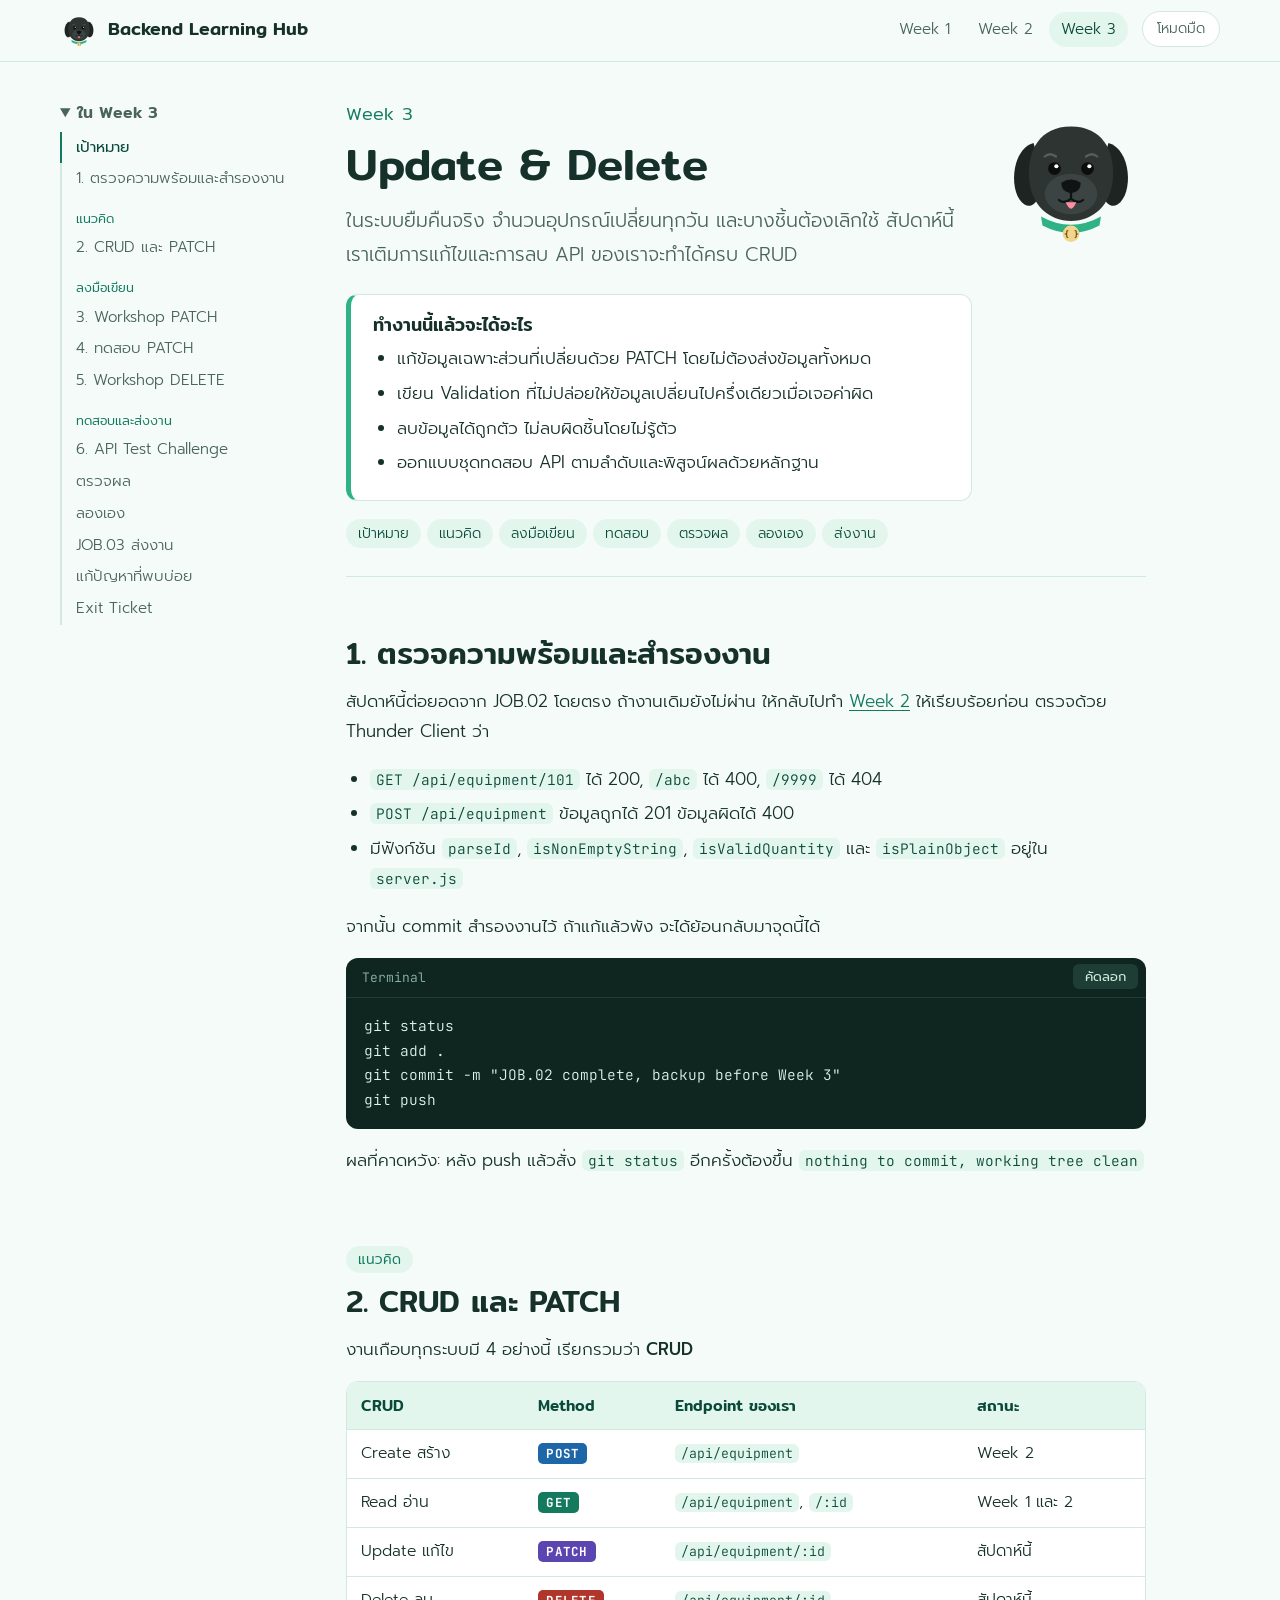
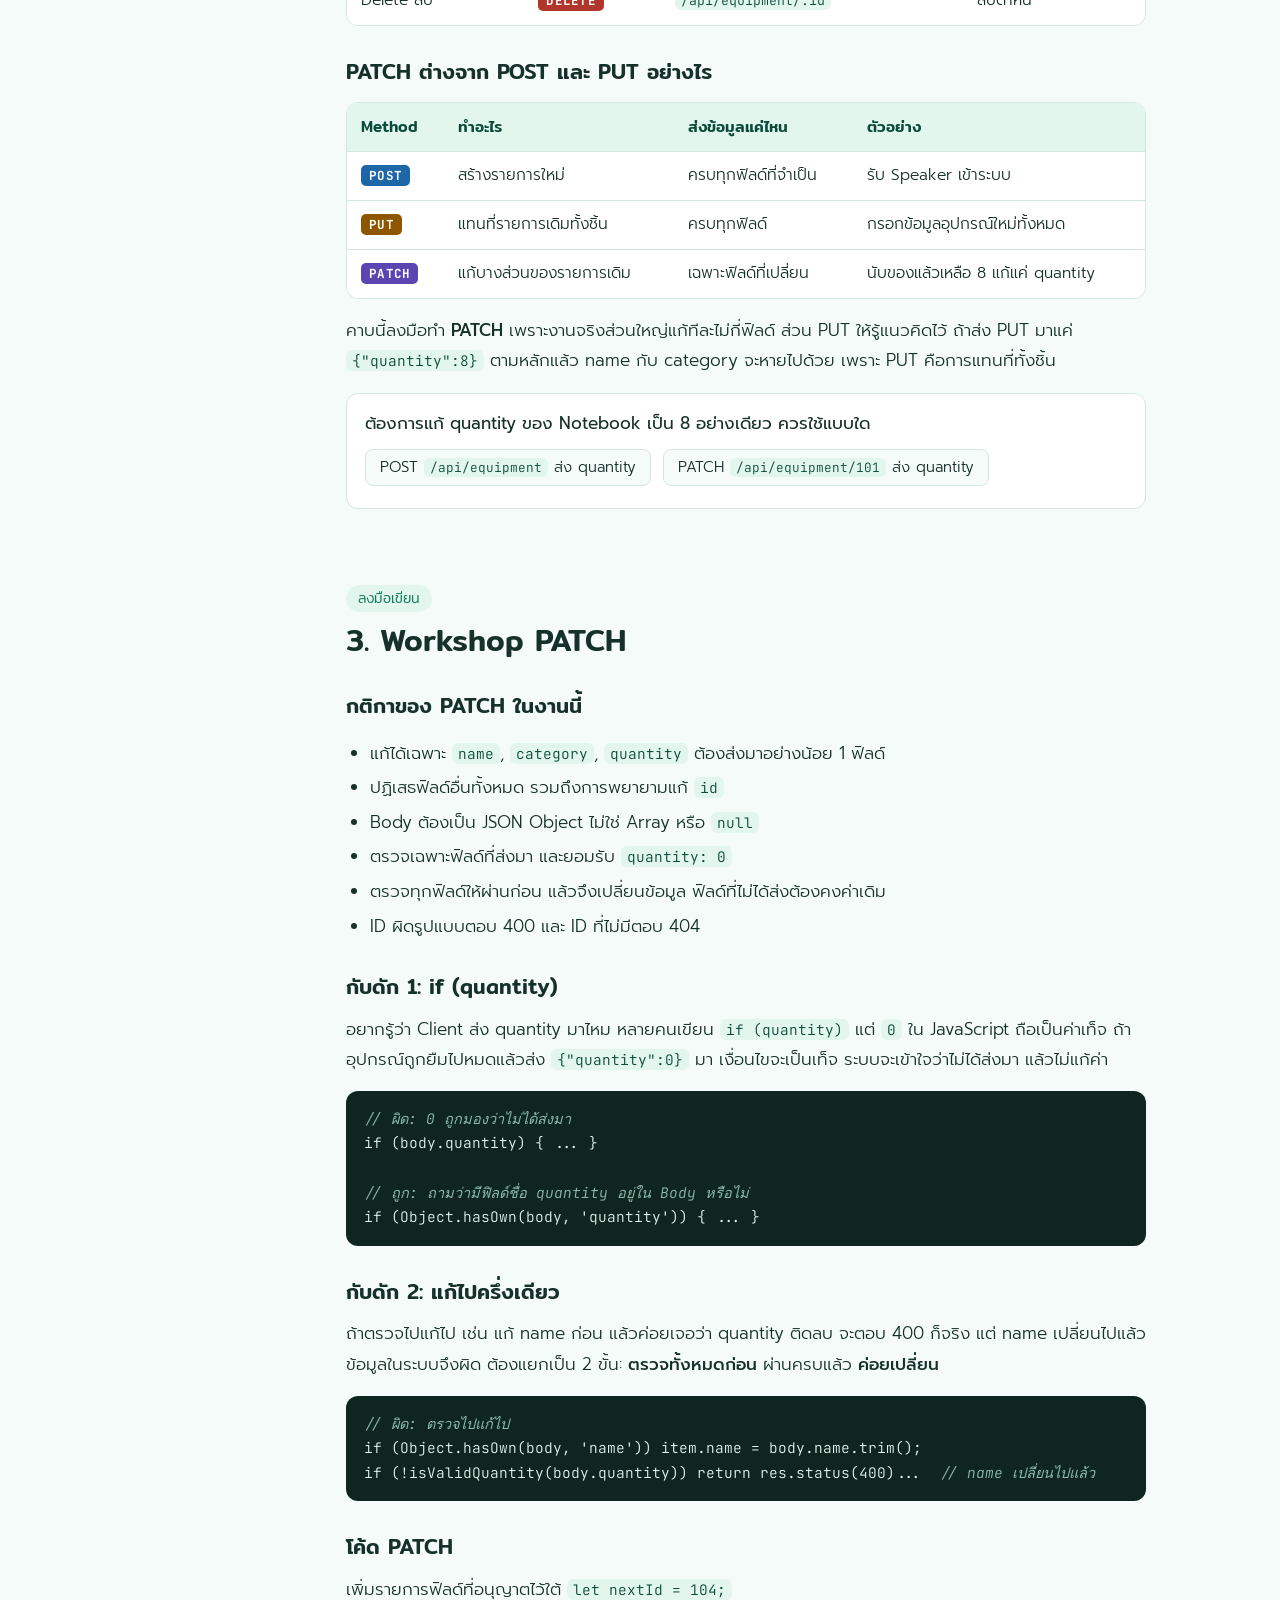
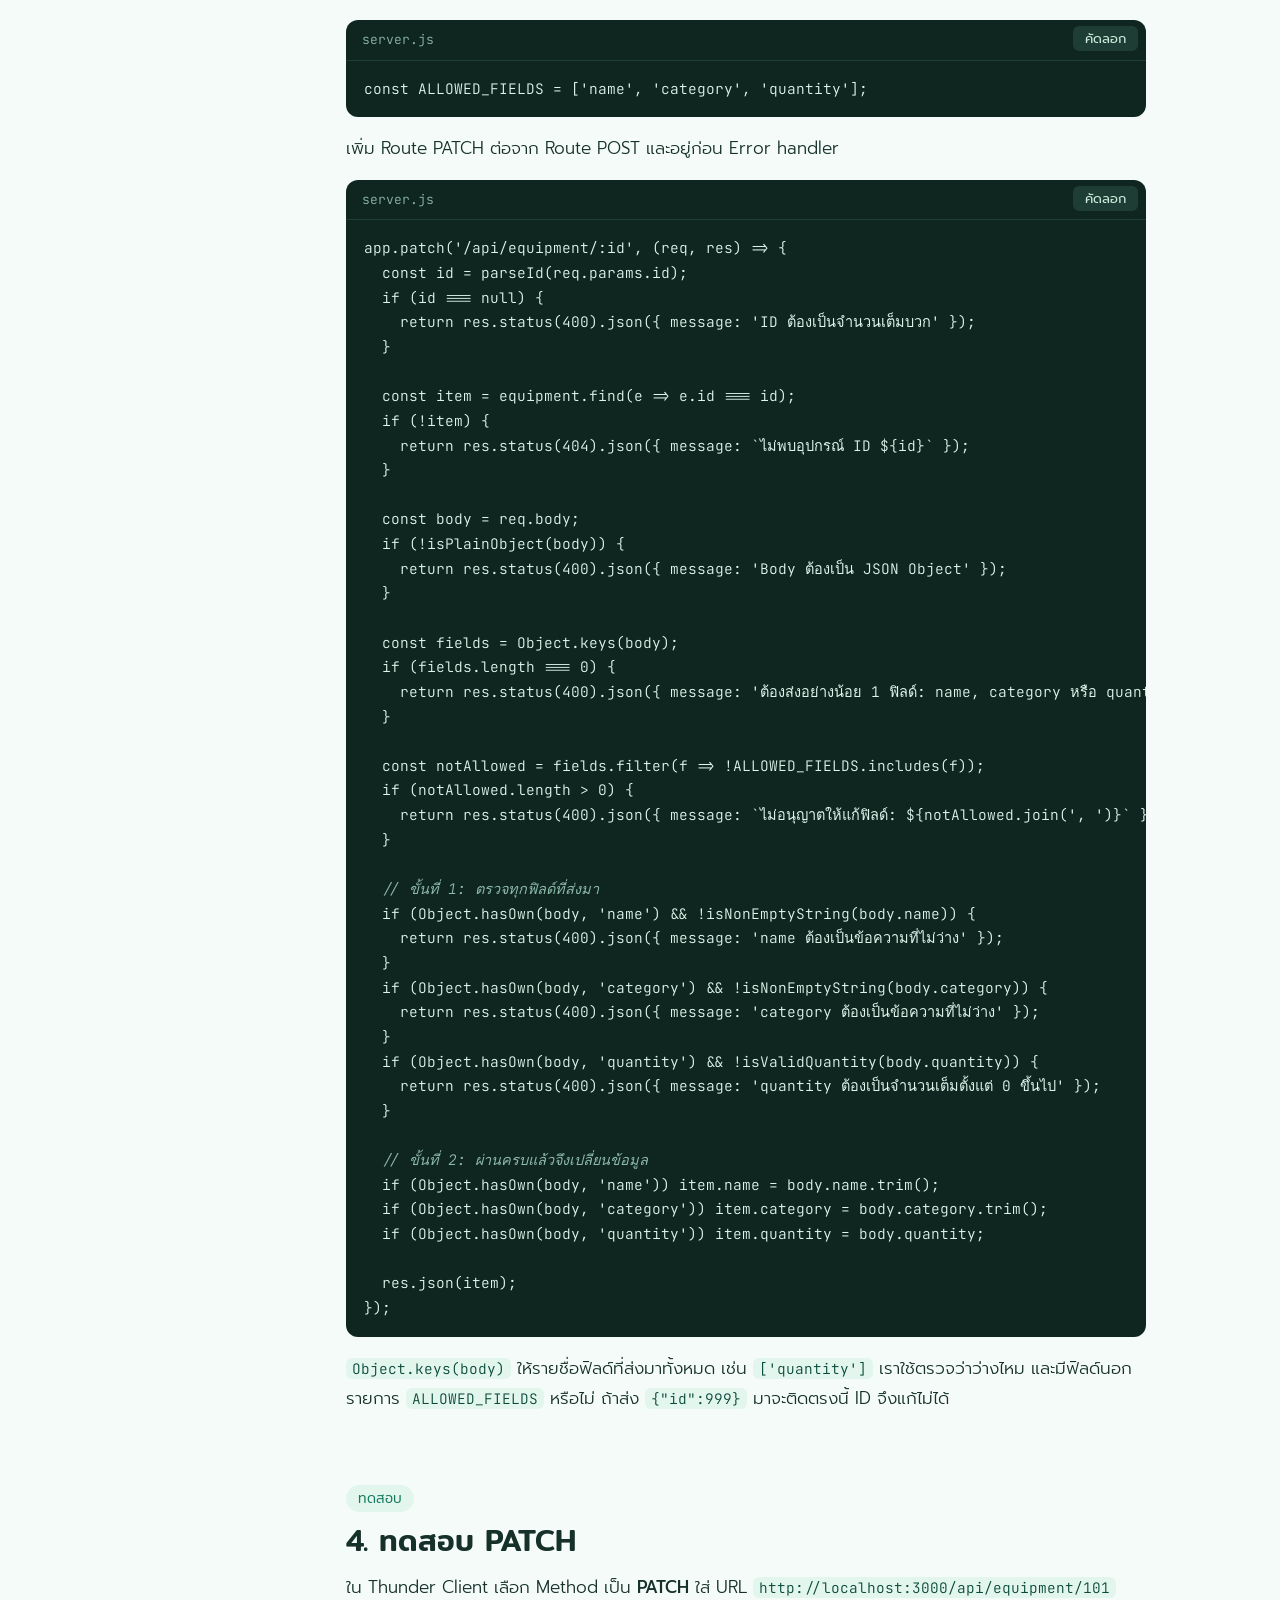
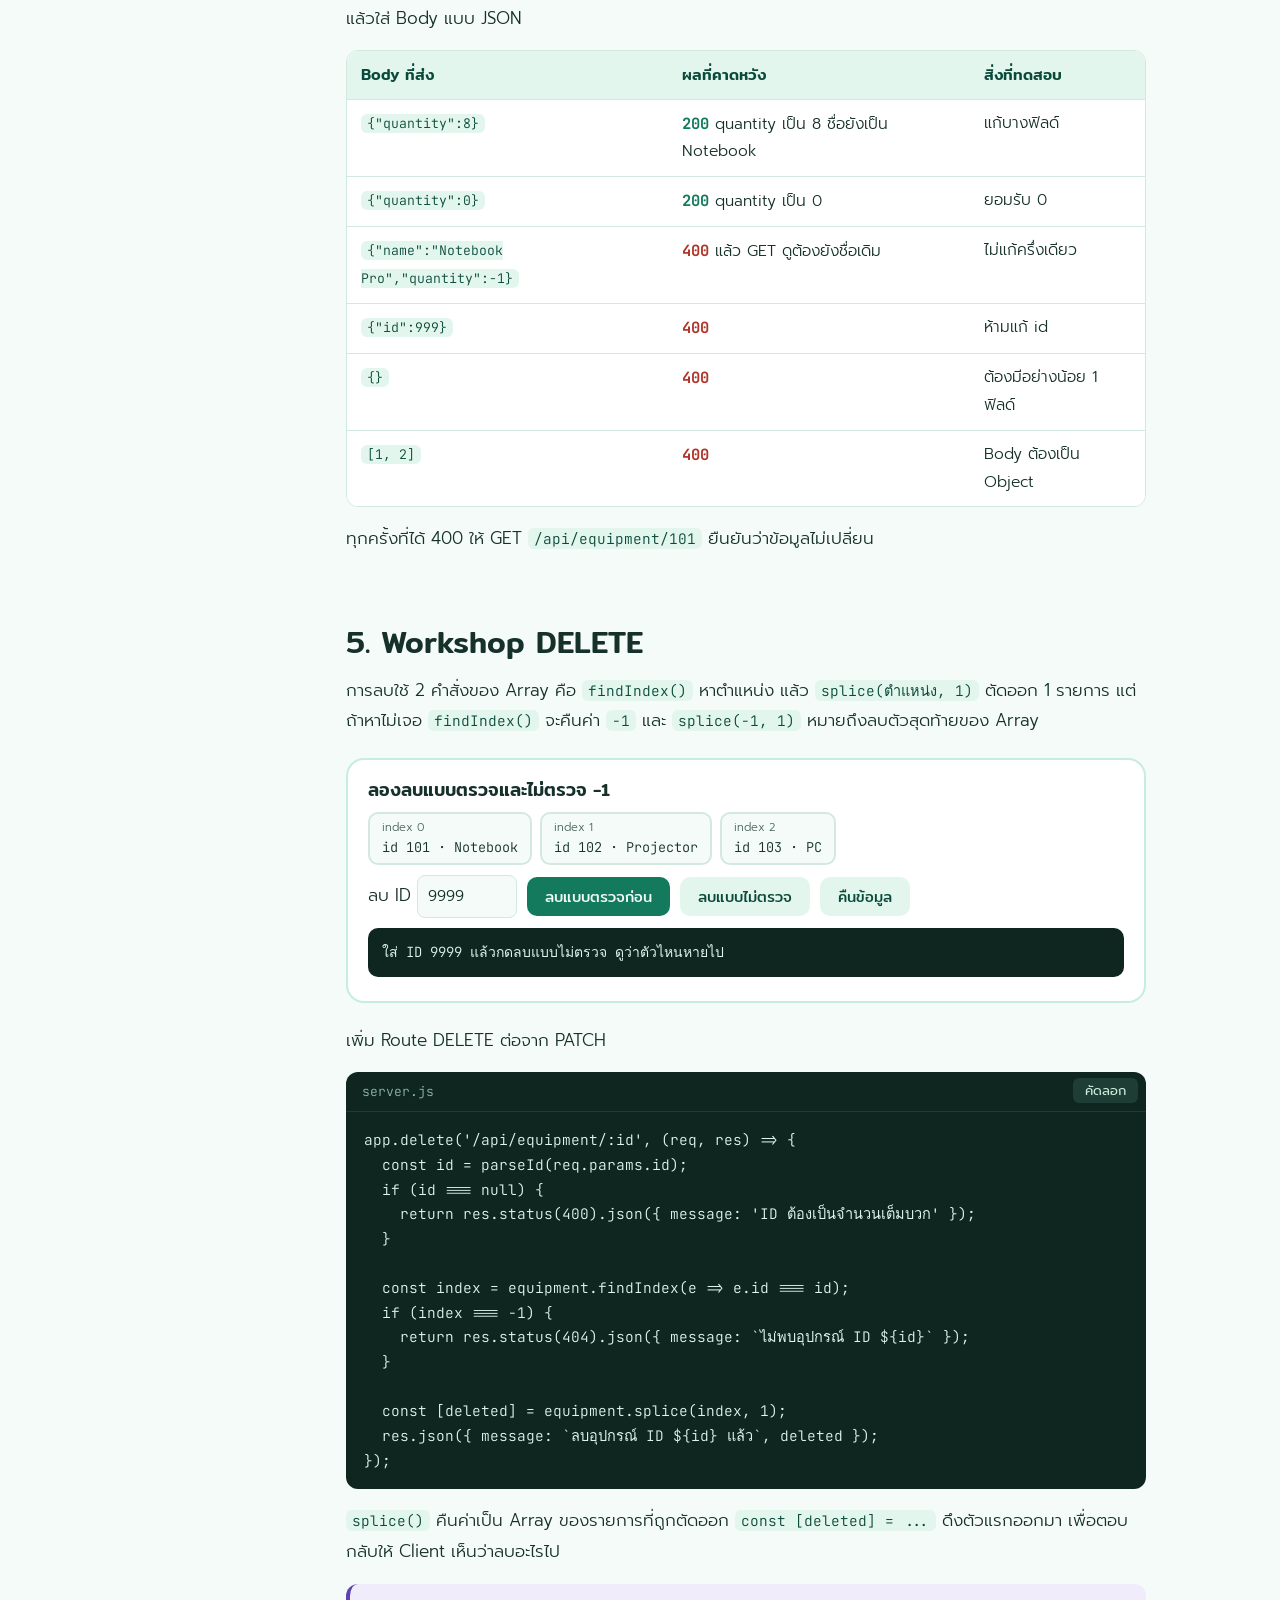
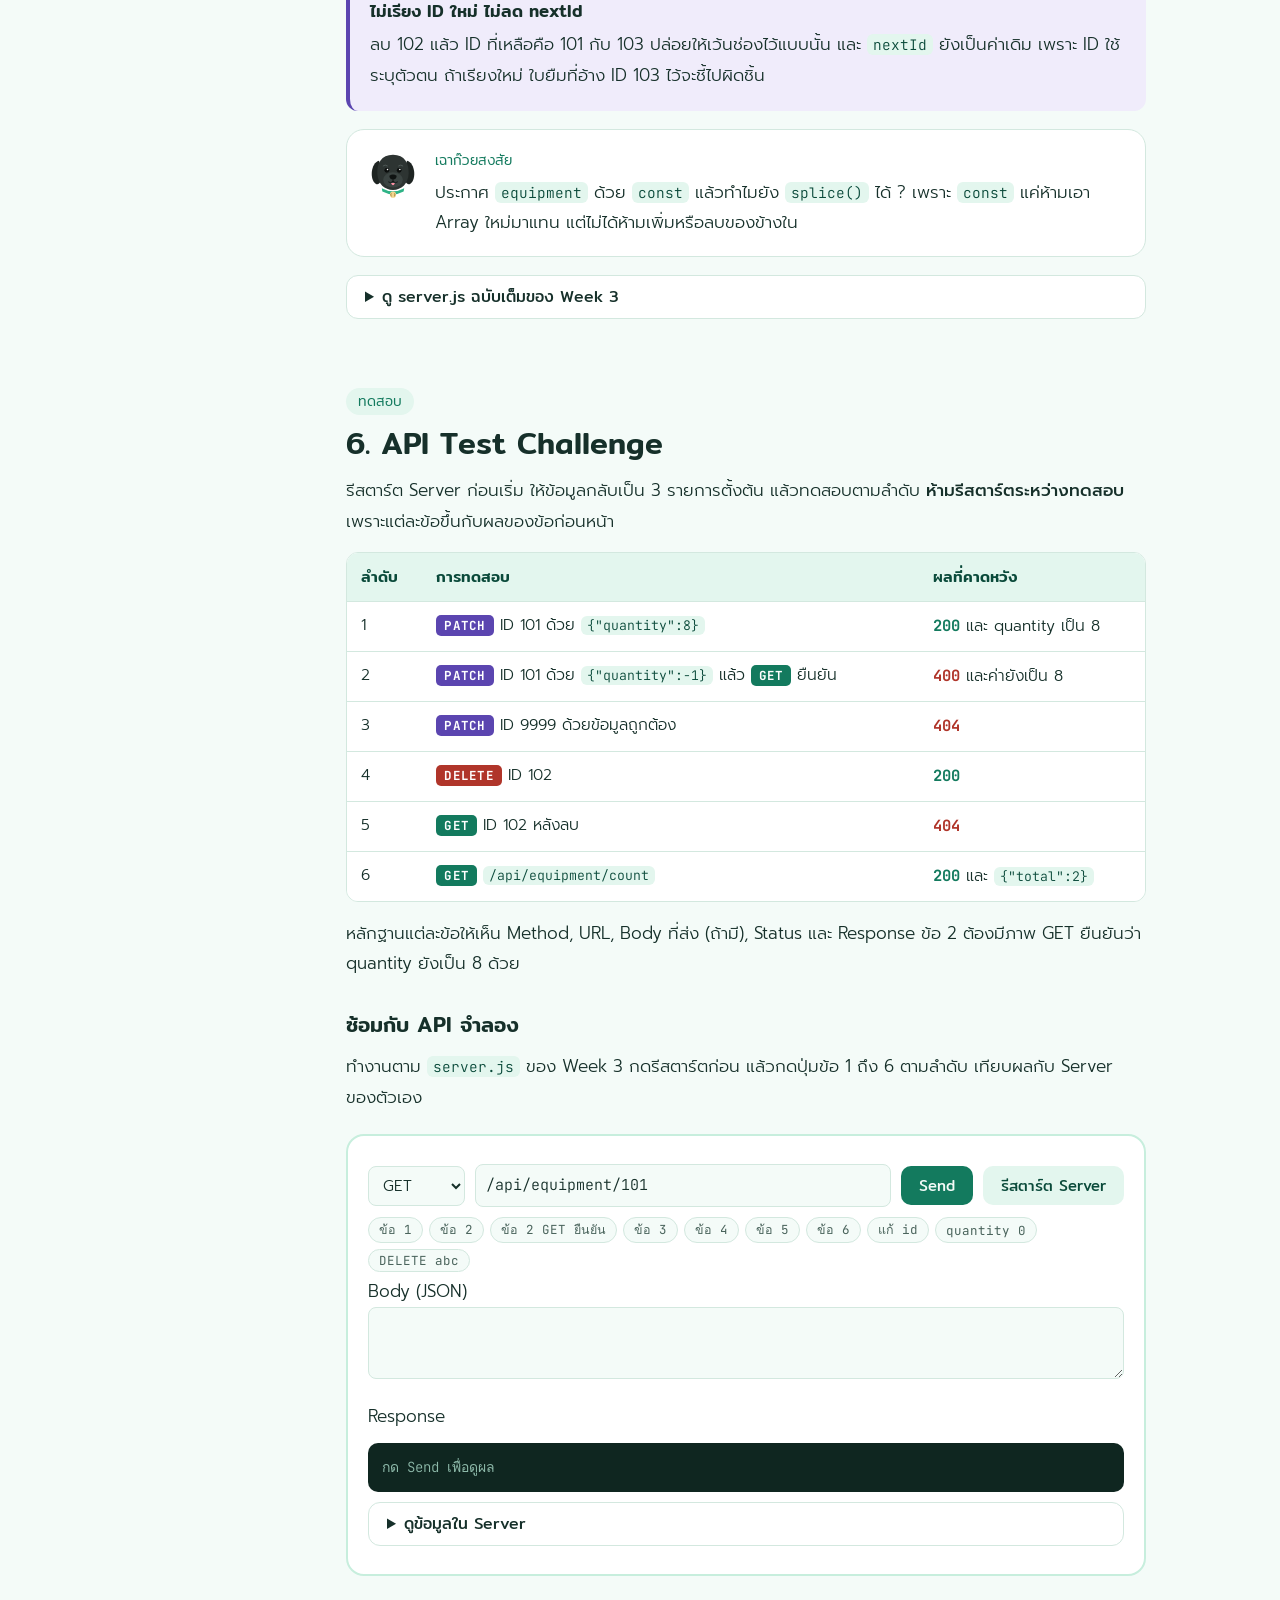
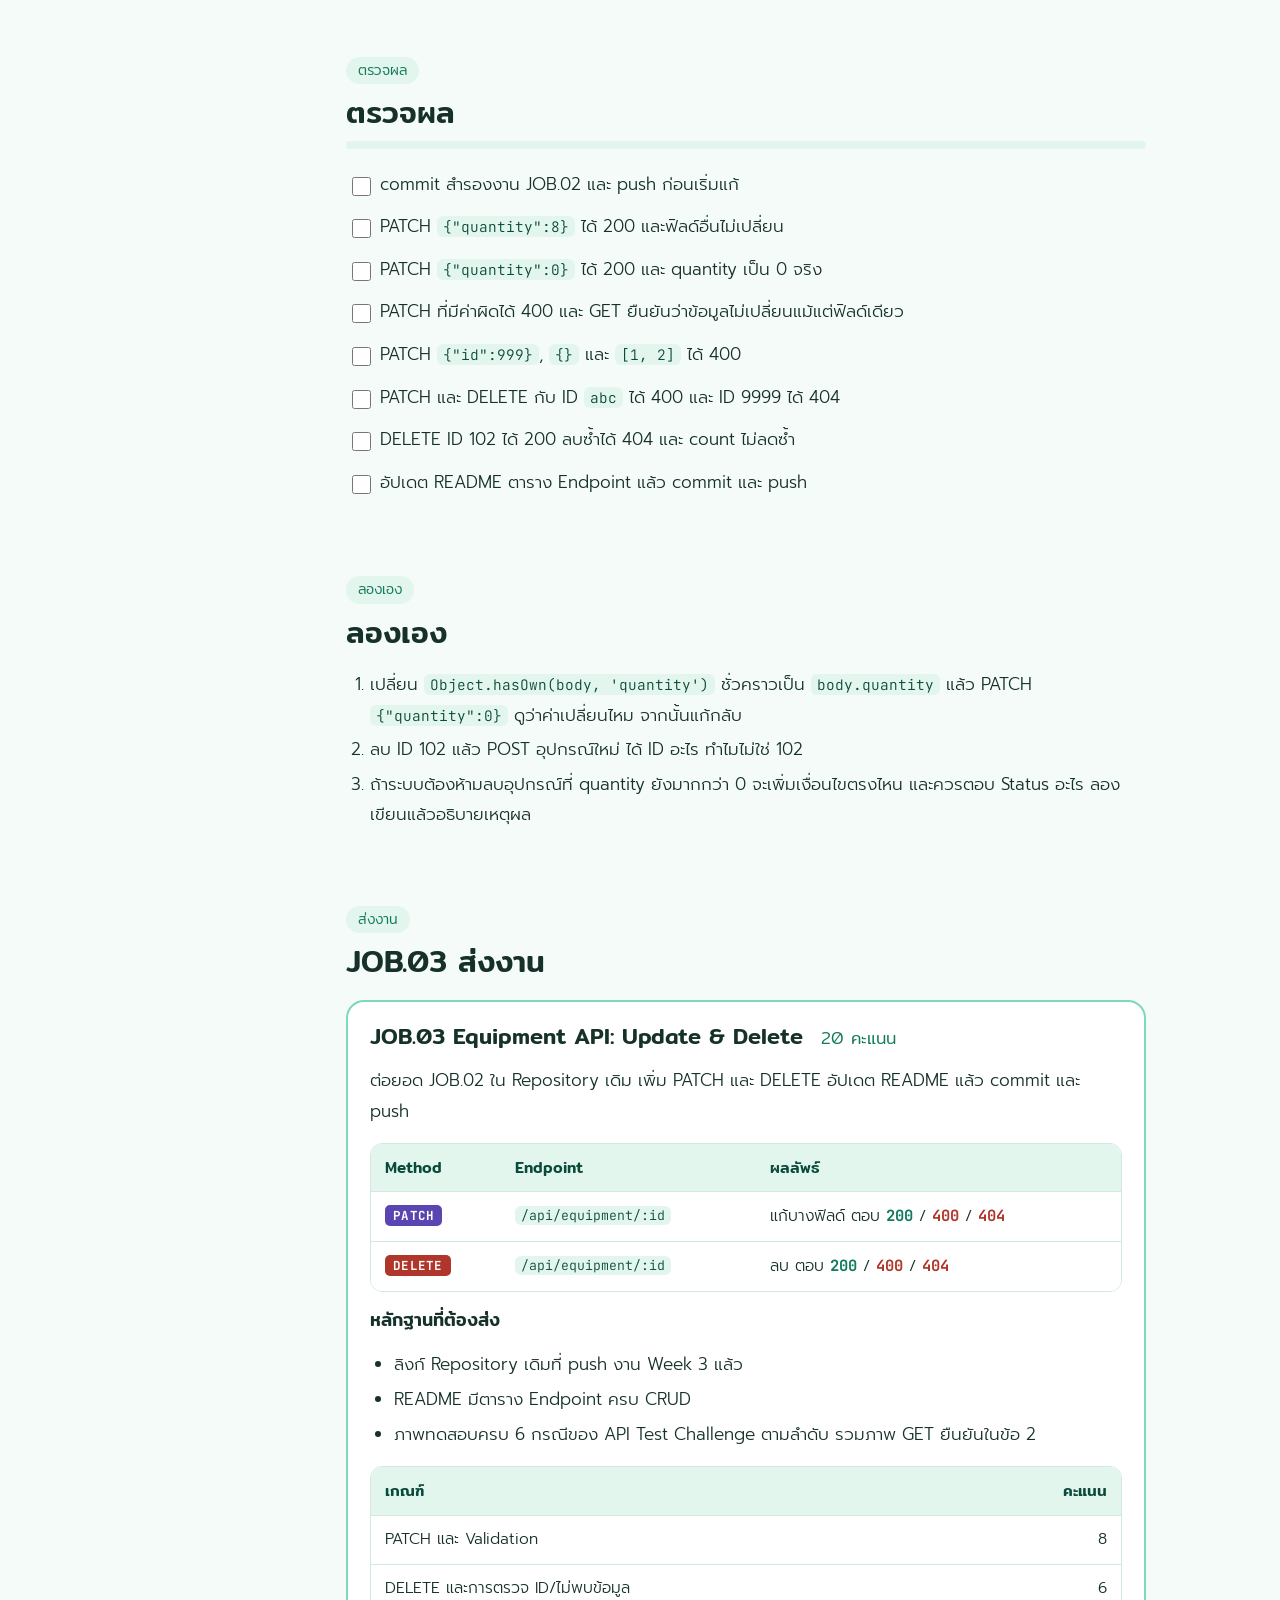
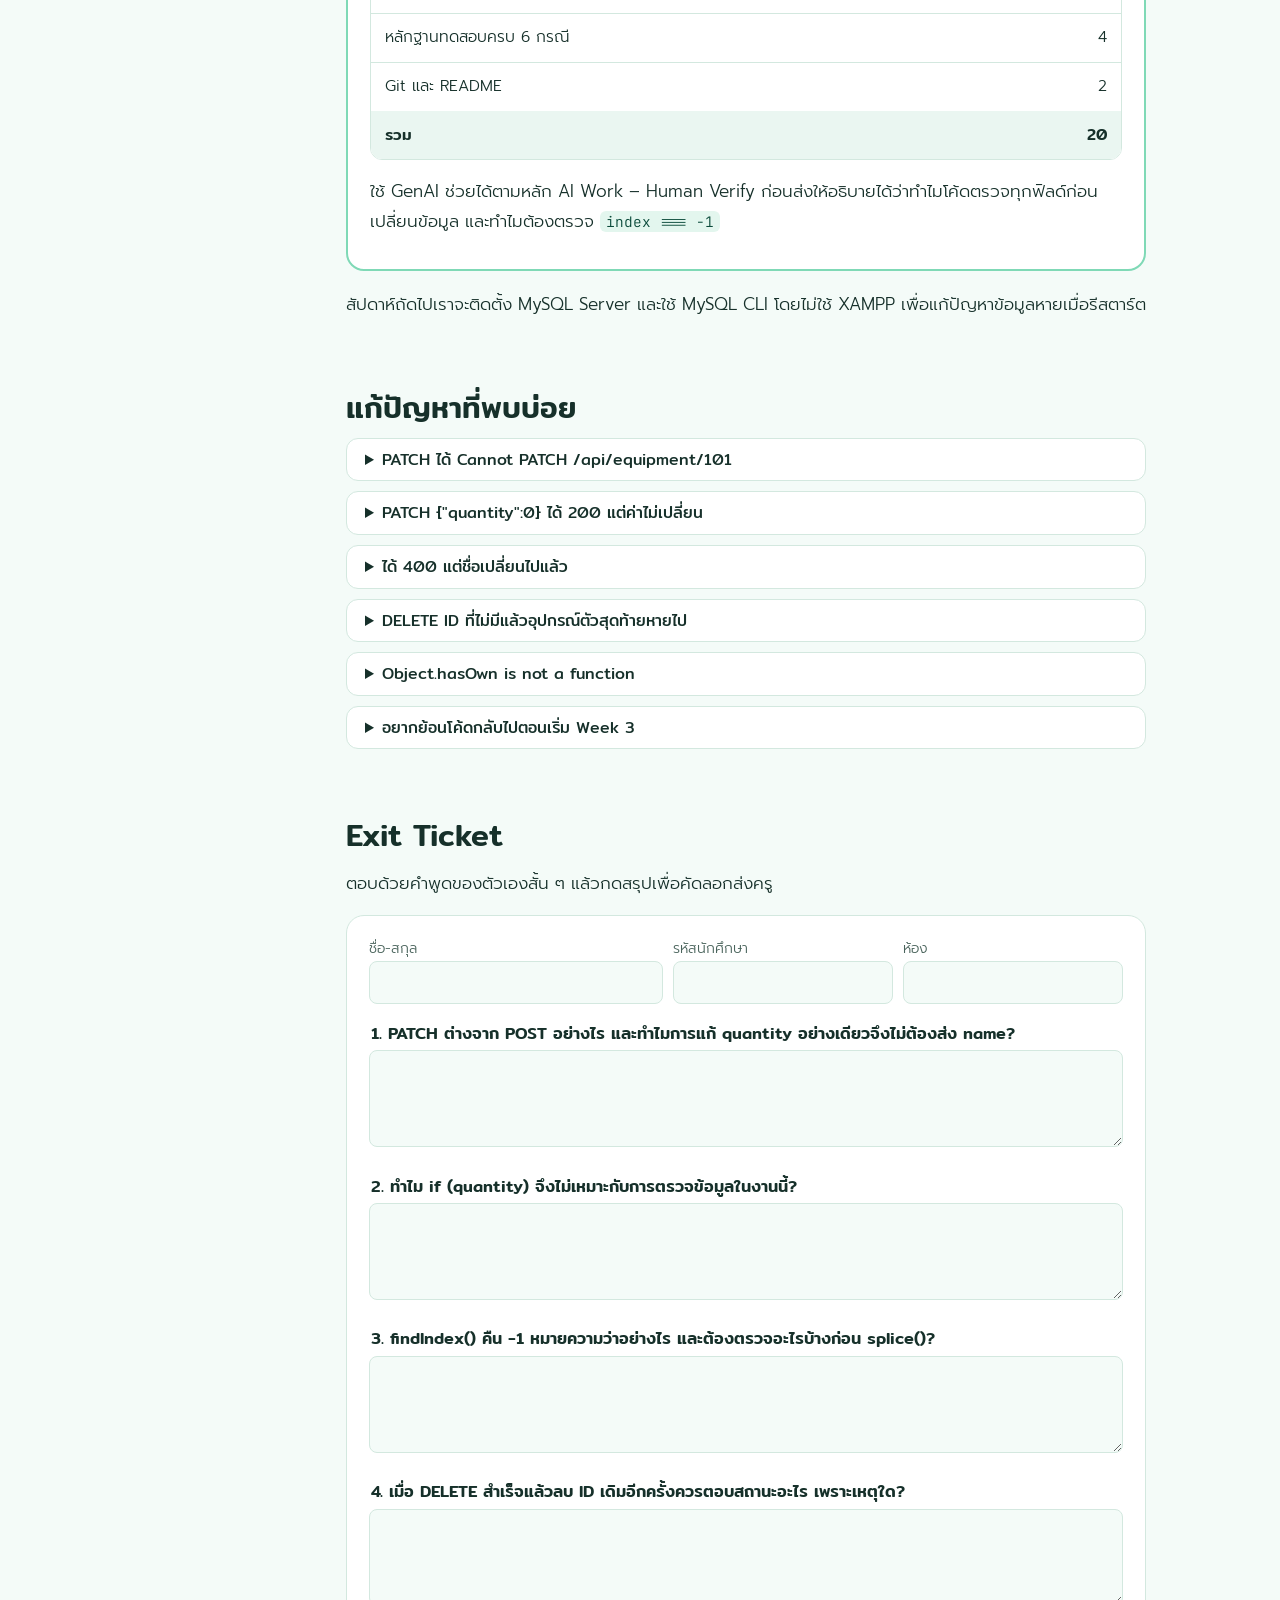
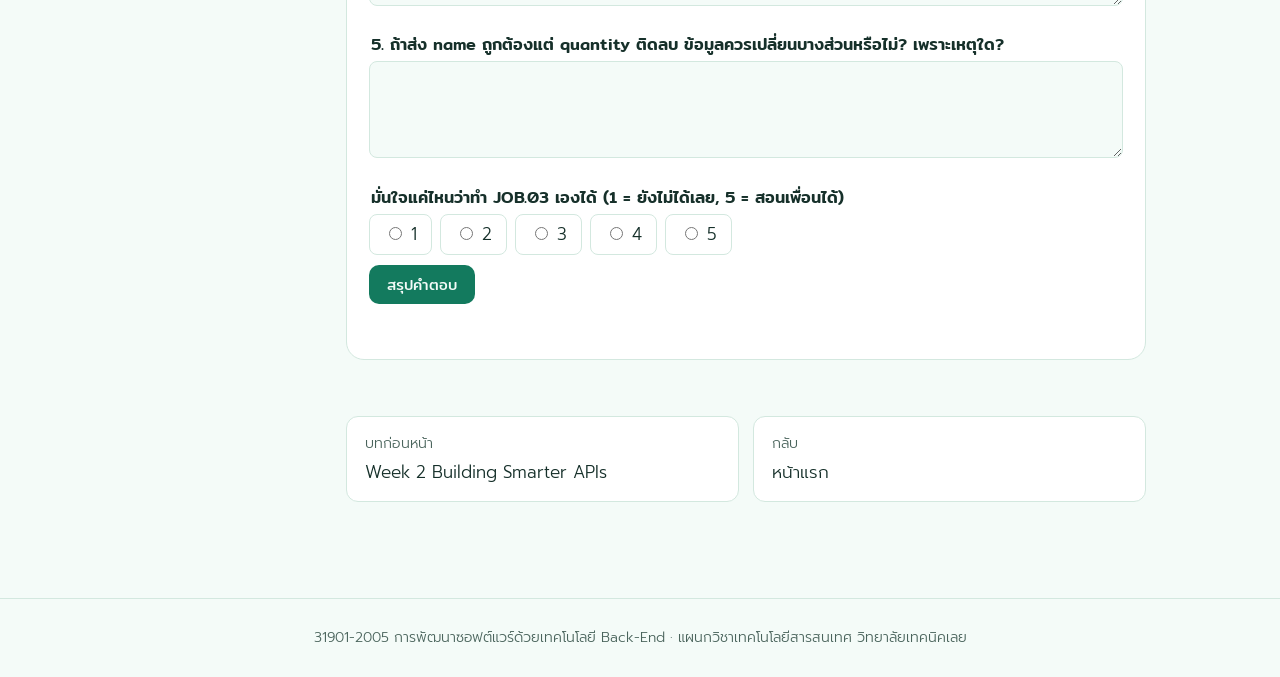
<file: week3.html>
<!doctype html>
<html lang="th">
<head>
<meta charset="utf-8">
<meta name="viewport" content="width=device-width, initial-scale=1">
<title>Week 3 Update &amp; Delete | Backend Learning Hub</title>
<link rel="preconnect" href="https://fonts.googleapis.com">
<link rel="preconnect" href="https://fonts.gstatic.com" crossorigin>
<link href="https://fonts.googleapis.com/css2?family=Mitr:wght@400;500&family=Prompt:wght@300;400;500&family=JetBrains+Mono:wght@400;700&display=swap" rel="stylesheet">
<link rel="stylesheet" href="assets/style.css">
</head>
<body>
<header class="topbar">
  <div class="topbar-in">
    <a class="home" href="index.html"><span data-mascot></span>Backend Learning Hub</a>
    <nav class="weeknav" aria-label="สัปดาห์">
      <a href="week1.html">Week 1</a>
      <a href="week2.html">Week 2</a>
      <a href="week3.html" aria-current="page">Week 3</a>
    </nav>
    <button class="icon-btn" type="button" data-theme-toggle>โหมดมืด</button>
  </div>
  <div class="readbar"></div>
</header>

<div class="wrap unit-layout">
  <nav class="toc" aria-label="สารบัญ Week 3">
    <details open>
      <summary>ใน Week 3</summary>
      <ol>
        <li><a href="#goal">เป้าหมาย</a></li>
        <li><a href="#ready">1. ตรวจความพร้อมและสำรองงาน</a></li>
        <li class="grp">แนวคิด</li>
        <li><a href="#crud">2. CRUD และ PATCH</a></li>
        <li class="grp">ลงมือเขียน</li>
        <li><a href="#patch">3. Workshop PATCH</a></li>
        <li><a href="#test-patch">4. ทดสอบ PATCH</a></li>
        <li><a href="#delete">5. Workshop DELETE</a></li>
        <li class="grp">ทดสอบและส่งงาน</li>
        <li><a href="#challenge">6. API Test Challenge</a></li>
        <li><a href="#check">ตรวจผล</a></li>
        <li><a href="#try">ลองเอง</a></li>
        <li><a href="#job">JOB.03 ส่งงาน</a></li>
        <li><a href="#fix">แก้ปัญหาที่พบบ่อย</a></li>
        <li><a href="#exit">Exit Ticket</a></li>
      </ol>
    </details>
  </nav>

  <main class="content">
    <section class="unit-hero" id="goal">
      <div>
        <p class="wk">Week 3</p>
        <h1>Update &amp; Delete</h1>
        <p class="lead">ในระบบยืมคืนจริง จำนวนอุปกรณ์เปลี่ยนทุกวัน และบางชิ้นต้องเลิกใช้ สัปดาห์นี้เราเติมการแก้ไขและการลบ API ของเราจะทำได้ครบ CRUD</p>
        <div class="gain">
          <h3>ทำงานนี้แล้วจะได้อะไร</h3>
          <ul>
            <li>แก้ข้อมูลเฉพาะส่วนที่เปลี่ยนด้วย PATCH โดยไม่ต้องส่งข้อมูลทั้งหมด</li>
            <li>เขียน Validation ที่ไม่ปล่อยให้ข้อมูลเปลี่ยนไปครึ่งเดียวเมื่อเจอค่าผิด</li>
            <li>ลบข้อมูลได้ถูกตัว ไม่ลบผิดชิ้นโดยไม่รู้ตัว</li>
            <li>ออกแบบชุดทดสอบ API ตามลำดับและพิสูจน์ผลด้วยหลักฐาน</li>
          </ul>
        </div>
        <div class="flowline" aria-label="ลำดับการเรียน"><span>เป้าหมาย</span><span>แนวคิด</span><span>ลงมือเขียน</span><span>ทดสอบ</span><span>ตรวจผล</span><span>ลองเอง</span><span>ส่งงาน</span></div>
      </div>
      <span data-mascot></span>
    </section>

    <section id="ready">
      <h2>1. ตรวจความพร้อมและสำรองงาน</h2>
      <p>สัปดาห์นี้ต่อยอดจาก JOB.02 โดยตรง ถ้างานเดิมยังไม่ผ่าน ให้กลับไปทำ <a href="week2.html">Week 2</a> ให้เรียบร้อยก่อน ตรวจด้วย Thunder Client ว่า</p>
      <ul>
        <li><code>GET /api/equipment/101</code> ได้ 200, <code>/abc</code> ได้ 400, <code>/9999</code> ได้ 404</li>
        <li><code>POST /api/equipment</code> ข้อมูลถูกได้ 201 ข้อมูลผิดได้ 400</li>
        <li>มีฟังก์ชัน <code>parseId</code>, <code>isNonEmptyString</code>, <code>isValidQuantity</code> และ <code>isPlainObject</code> อยู่ใน <code>server.js</code></li>
      </ul>
      <p>จากนั้น commit สำรองงานไว้ ถ้าแก้แล้วพัง จะได้ย้อนกลับมาจุดนี้ได้</p>
      <div class="code term"><div class="file">Terminal</div><pre><code>git status
git add .
git commit -m "JOB.02 complete, backup before Week 3"
git push</code></pre></div>
      <p>ผลที่คาดหวัง: หลัง push แล้วสั่ง <code>git status</code> อีกครั้งต้องขึ้น <code>nothing to commit, working tree clean</code></p>
    </section>

    <section id="crud">
      <span class="stage-label">แนวคิด</span>
      <h2>2. CRUD และ PATCH</h2>
      <p>งานเกือบทุกระบบมี 4 อย่างนี้ เรียกรวมว่า <strong>CRUD</strong></p>
      <div class="table-scroll"><table>
        <thead><tr><th>CRUD</th><th>Method</th><th>Endpoint ของเรา</th><th>สถานะ</th></tr></thead>
        <tbody>
          <tr><td>Create สร้าง</td><td><span class="m post">POST</span></td><td><code>/api/equipment</code></td><td>Week 2</td></tr>
          <tr><td>Read อ่าน</td><td><span class="m get">GET</span></td><td><code>/api/equipment</code>, <code>/:id</code></td><td>Week 1 และ 2</td></tr>
          <tr><td>Update แก้ไข</td><td><span class="m patch">PATCH</span></td><td><code>/api/equipment/:id</code></td><td>สัปดาห์นี้</td></tr>
          <tr><td>Delete ลบ</td><td><span class="m delete">DELETE</span></td><td><code>/api/equipment/:id</code></td><td>สัปดาห์นี้</td></tr>
        </tbody>
      </table></div>
      <h3>PATCH ต่างจาก POST และ PUT อย่างไร</h3>
      <div class="table-scroll"><table>
        <thead><tr><th>Method</th><th>ทำอะไร</th><th>ส่งข้อมูลแค่ไหน</th><th>ตัวอย่าง</th></tr></thead>
        <tbody>
          <tr><td><span class="m post">POST</span></td><td>สร้างรายการใหม่</td><td>ครบทุกฟิลด์ที่จำเป็น</td><td>รับ Speaker เข้าระบบ</td></tr>
          <tr><td><span class="m put">PUT</span></td><td>แทนที่รายการเดิมทั้งชิ้น</td><td>ครบทุกฟิลด์</td><td>กรอกข้อมูลอุปกรณ์ใหม่ทั้งหมด</td></tr>
          <tr><td><span class="m patch">PATCH</span></td><td>แก้บางส่วนของรายการเดิม</td><td>เฉพาะฟิลด์ที่เปลี่ยน</td><td>นับของแล้วเหลือ 8 แก้แค่ quantity</td></tr>
        </tbody>
      </table></div>
      <p>คาบนี้ลงมือทำ <strong>PATCH</strong> เพราะงานจริงส่วนใหญ่แก้ทีละไม่กี่ฟิลด์ ส่วน PUT ให้รู้แนวคิดไว้ ถ้าส่ง PUT มาแค่ <code>{"quantity":8}</code> ตามหลักแล้ว name กับ category จะหายไปด้วย เพราะ PUT คือการแทนที่ทั้งชิ้น</p>
      <ul class="qc">
        <li data-correct="b" data-why="PATCH แก้เฉพาะฟิลด์ที่ส่งมา ฟิลด์อื่นคงค่าเดิม">
          <p class="q">ต้องการแก้ quantity ของ Notebook เป็น 8 อย่างเดียว ควรใช้แบบใด</p>
          <button type="button" data-a="a">POST <code>/api/equipment</code> ส่ง quantity</button>
          <button type="button" data-a="b">PATCH <code>/api/equipment/101</code> ส่ง quantity</button>
        </li>
      </ul>
    </section>

    <section id="patch">
      <span class="stage-label">ลงมือเขียน</span>
      <h2>3. Workshop PATCH</h2>
      <h3>กติกาของ PATCH ในงานนี้</h3>
      <ul>
        <li>แก้ได้เฉพาะ <code>name</code>, <code>category</code>, <code>quantity</code> ต้องส่งมาอย่างน้อย 1 ฟิลด์</li>
        <li>ปฏิเสธฟิลด์อื่นทั้งหมด รวมถึงการพยายามแก้ <code>id</code></li>
        <li>Body ต้องเป็น JSON Object ไม่ใช่ Array หรือ <code>null</code></li>
        <li>ตรวจเฉพาะฟิลด์ที่ส่งมา และยอมรับ <code>quantity: 0</code></li>
        <li>ตรวจทุกฟิลด์ให้ผ่านก่อน แล้วจึงเปลี่ยนข้อมูล ฟิลด์ที่ไม่ได้ส่งต้องคงค่าเดิม</li>
        <li>ID ผิดรูปแบบตอบ 400 และ ID ที่ไม่มีตอบ 404</li>
      </ul>
      <h3>กับดัก 1: if (quantity)</h3>
      <p>อยากรู้ว่า Client ส่ง quantity มาไหม หลายคนเขียน <code>if (quantity)</code> แต่ <code>0</code> ใน JavaScript ถือเป็นค่าเท็จ ถ้าอุปกรณ์ถูกยืมไปหมดแล้วส่ง <code>{"quantity":0}</code> มา เงื่อนไขจะเป็นเท็จ ระบบจะเข้าใจว่าไม่ได้ส่งมา แล้วไม่แก้ค่า</p>
      <div class="code" data-nocopy><pre><code><span class="cm">// ผิด: 0 ถูกมองว่าไม่ได้ส่งมา</span>
if (body.quantity) { ... }

<span class="cm">// ถูก: ถามว่ามีฟิลด์ชื่อ quantity อยู่ใน Body หรือไม่</span>
if (Object.hasOwn(body, 'quantity')) { ... }</code></pre></div>
      <h3>กับดัก 2: แก้ไปครึ่งเดียว</h3>
      <p>ถ้าตรวจไปแก้ไป เช่น แก้ name ก่อน แล้วค่อยเจอว่า quantity ติดลบ จะตอบ 400 ก็จริง แต่ name เปลี่ยนไปแล้ว ข้อมูลในระบบจึงผิด ต้องแยกเป็น 2 ขั้น: <strong>ตรวจทั้งหมดก่อน</strong> ผ่านครบแล้ว <strong>ค่อยเปลี่ยน</strong></p>
      <div class="code" data-nocopy><pre><code><span class="cm">// ผิด: ตรวจไปแก้ไป</span>
if (Object.hasOwn(body, 'name')) item.name = body.name.trim();
if (!isValidQuantity(body.quantity)) return res.status(400)...  <span class="cm">// name เปลี่ยนไปแล้ว</span></code></pre></div>
      <h3>โค้ด PATCH</h3>
      <p>เพิ่มรายการฟิลด์ที่อนุญาตไว้ใต้ <code>let nextId = 104;</code></p>
      <div class="code"><div class="file">server.js</div><pre><code>const ALLOWED_FIELDS = ['name', 'category', 'quantity'];</code></pre></div>
      <p>เพิ่ม Route PATCH ต่อจาก Route POST และอยู่ก่อน Error handler</p>
      <div class="code"><div class="file">server.js</div><pre><code>app.patch('/api/equipment/:id', (req, res) =&gt; {
  const id = parseId(req.params.id);
  if (id === null) {
    return res.status(400).json({ message: 'ID ต้องเป็นจำนวนเต็มบวก' });
  }

  const item = equipment.find(e =&gt; e.id === id);
  if (!item) {
    return res.status(404).json({ message: `ไม่พบอุปกรณ์ ID ${id}` });
  }

  const body = req.body;
  if (!isPlainObject(body)) {
    return res.status(400).json({ message: 'Body ต้องเป็น JSON Object' });
  }

  const fields = Object.keys(body);
  if (fields.length === 0) {
    return res.status(400).json({ message: 'ต้องส่งอย่างน้อย 1 ฟิลด์: name, category หรือ quantity' });
  }

  const notAllowed = fields.filter(f =&gt; !ALLOWED_FIELDS.includes(f));
  if (notAllowed.length &gt; 0) {
    return res.status(400).json({ message: `ไม่อนุญาตให้แก้ฟิลด์: ${notAllowed.join(', ')}` });
  }

  <span class="cm">// ขั้นที่ 1: ตรวจทุกฟิลด์ที่ส่งมา</span>
  if (Object.hasOwn(body, 'name') &amp;&amp; !isNonEmptyString(body.name)) {
    return res.status(400).json({ message: 'name ต้องเป็นข้อความที่ไม่ว่าง' });
  }
  if (Object.hasOwn(body, 'category') &amp;&amp; !isNonEmptyString(body.category)) {
    return res.status(400).json({ message: 'category ต้องเป็นข้อความที่ไม่ว่าง' });
  }
  if (Object.hasOwn(body, 'quantity') &amp;&amp; !isValidQuantity(body.quantity)) {
    return res.status(400).json({ message: 'quantity ต้องเป็นจำนวนเต็มตั้งแต่ 0 ขึ้นไป' });
  }

  <span class="cm">// ขั้นที่ 2: ผ่านครบแล้วจึงเปลี่ยนข้อมูล</span>
  if (Object.hasOwn(body, 'name')) item.name = body.name.trim();
  if (Object.hasOwn(body, 'category')) item.category = body.category.trim();
  if (Object.hasOwn(body, 'quantity')) item.quantity = body.quantity;

  res.json(item);
});</code></pre></div>
      <p><code>Object.keys(body)</code> ให้รายชื่อฟิลด์ที่ส่งมาทั้งหมด เช่น <code>['quantity']</code> เราใช้ตรวจว่าว่างไหม และมีฟิลด์นอกรายการ <code>ALLOWED_FIELDS</code> หรือไม่ ถ้าส่ง <code>{"id":999}</code> มาจะติดตรงนี้ ID จึงแก้ไม่ได้</p>
    </section>

    <section id="test-patch">
      <span class="stage-label">ทดสอบ</span>
      <h2>4. ทดสอบ PATCH</h2>
      <p>ใน Thunder Client เลือก Method เป็น <strong>PATCH</strong> ใส่ URL <code>http://localhost:3000/api/equipment/101</code> แล้วใส่ Body แบบ JSON</p>
      <div class="table-scroll"><table>
        <thead><tr><th>Body ที่ส่ง</th><th>ผลที่คาดหวัง</th><th>สิ่งที่ทดสอบ</th></tr></thead>
        <tbody>
          <tr><td><code>{"quantity":8}</code></td><td><span class="s ok">200</span> quantity เป็น 8 ชื่อยังเป็น Notebook</td><td>แก้บางฟิลด์</td></tr>
          <tr><td><code>{"quantity":0}</code></td><td><span class="s ok">200</span> quantity เป็น 0</td><td>ยอมรับ 0</td></tr>
          <tr><td><code>{"name":"Notebook Pro","quantity":-1}</code></td><td><span class="s bad">400</span> แล้ว GET ดูต้องยังชื่อเดิม</td><td>ไม่แก้ครึ่งเดียว</td></tr>
          <tr><td><code>{"id":999}</code></td><td><span class="s bad">400</span></td><td>ห้ามแก้ id</td></tr>
          <tr><td><code>{}</code></td><td><span class="s bad">400</span></td><td>ต้องมีอย่างน้อย 1 ฟิลด์</td></tr>
          <tr><td><code>[1, 2]</code></td><td><span class="s bad">400</span></td><td>Body ต้องเป็น Object</td></tr>
        </tbody>
      </table></div>
      <p>ทุกครั้งที่ได้ 400 ให้ GET <code>/api/equipment/101</code> ยืนยันว่าข้อมูลไม่เปลี่ยน</p>
    </section>

    <section id="delete">
      <h2>5. Workshop DELETE</h2>
      <p>การลบใช้ 2 คำสั่งของ Array คือ <code>findIndex()</code> หาตำแหน่ง แล้ว <code>splice(ตำแหน่ง, 1)</code> ตัดออก 1 รายการ แต่ถ้าหาไม่เจอ <code>findIndex()</code> จะคืนค่า <code>-1</code> และ <code>splice(-1, 1)</code> หมายถึงลบตัวสุดท้ายของ Array</p>
      <div class="lab" id="splice-lab">
        <h3>ลองลบแบบตรวจและไม่ตรวจ -1</h3>
        <div class="arr"></div>
        <div class="row">
          <label>ลบ ID <input type="number" value="9999" style="width:100px"></label>
          <button class="btn" type="button" data-run="safe">ลบแบบตรวจก่อน</button>
          <button class="btn ghost" type="button" data-run="unsafe">ลบแบบไม่ตรวจ</button>
          <button class="btn ghost" type="button" data-run="reset">คืนข้อมูล</button>
        </div>
        <div class="out" aria-live="polite">ใส่ ID 9999 แล้วกดลบแบบไม่ตรวจ ดูว่าตัวไหนหายไป</div>
      </div>
      <p>เพิ่ม Route DELETE ต่อจาก PATCH</p>
      <div class="code"><div class="file">server.js</div><pre><code>app.delete('/api/equipment/:id', (req, res) =&gt; {
  const id = parseId(req.params.id);
  if (id === null) {
    return res.status(400).json({ message: 'ID ต้องเป็นจำนวนเต็มบวก' });
  }

  const index = equipment.findIndex(e =&gt; e.id === id);
  if (index === -1) {
    return res.status(404).json({ message: `ไม่พบอุปกรณ์ ID ${id}` });
  }

  const [deleted] = equipment.splice(index, 1);
  res.json({ message: `ลบอุปกรณ์ ID ${id} แล้ว`, deleted });
});</code></pre></div>
      <p><code>splice()</code> คืนค่าเป็น Array ของรายการที่ถูกตัดออก <code>const [deleted] = ...</code> ดึงตัวแรกออกมา เพื่อตอบกลับให้ Client เห็นว่าลบอะไรไป</p>
      <div class="box note">
        <h4>ไม่เรียง ID ใหม่ ไม่ลด nextId</h4>
        <p>ลบ 102 แล้ว ID ที่เหลือคือ 101 กับ 103 ปล่อยให้เว้นช่องไว้แบบนั้น และ <code>nextId</code> ยังเป็นค่าเดิม เพราะ ID ใช้ระบุตัวตน ถ้าเรียงใหม่ ใบยืมที่อ้าง ID 103 ไว้จะชี้ไปผิดชิ้น</p>
      </div>
      <div class="chao"><span data-mascot></span><div><p class="who">เฉาก๊วยสงสัย</p><p>ประกาศ <code>equipment</code> ด้วย <code>const</code> แล้วทำไมยัง <code>splice()</code> ได้ ? เพราะ <code>const</code> แค่ห้ามเอา Array ใหม่มาแทน แต่ไม่ได้ห้ามเพิ่มหรือลบของข้างใน</p></div></div>
      <details class="reveal"><summary>ดู server.js ฉบับเต็มของ Week 3</summary>
      <div class="code"><div class="file">server.js</div><pre><code>import express from 'express';

const app = express();
const PORT = 3000;

app.use(express.json());

const equipment = [
  { id: 101, name: 'Notebook', category: 'computer', quantity: 5 },
  { id: 102, name: 'Projector', category: 'display', quantity: 2 },
  { id: 103, name: 'PC', category: 'computer', quantity: 10 }
];

let nextId = 104;

const ALLOWED_FIELDS = ['name', 'category', 'quantity'];

function isNonEmptyString(value) {
  return typeof value === 'string' &amp;&amp; value.trim() !== '';
}

function parseId(value) {
  if (!/^\d+$/.test(value)) return null;
  const id = Number(value);
  return Number.isSafeInteger(id) &amp;&amp; id &gt; 0 ? id : null;
}

function isValidQuantity(value) {
  return Number.isSafeInteger(value) &amp;&amp; value &gt;= 0;
}

function isPlainObject(value) {
  return value !== null &amp;&amp; typeof value === 'object' &amp;&amp; !Array.isArray(value);
}

app.get('/', (req, res) =&gt; {
  res.send('Hello, Backend!');
});

app.get('/api/health', (req, res) =&gt; {
  res.json({ status: 'ok' });
});

app.get('/api/equipment', (req, res) =&gt; {
  const { category } = req.query;

  if (category === undefined) {
    return res.json(equipment);
  }

  if (!isNonEmptyString(category)) {
    return res.status(400).json({ message: 'category ต้องเป็นข้อความที่ไม่ว่าง' });
  }

  const keyword = category.trim().toLowerCase();
  const result = equipment.filter(item =&gt; item.category.toLowerCase() === keyword);
  res.json(result);
});

app.get('/api/equipment/count', (req, res) =&gt; {
  res.json({ total: equipment.length });
});

app.get('/api/equipment/:id', (req, res) =&gt; {
  const id = parseId(req.params.id);

  if (id === null) {
    return res.status(400).json({ message: 'ID ต้องเป็นจำนวนเต็มบวก' });
  }

  const item = equipment.find(e =&gt; e.id === id);

  if (!item) {
    return res.status(404).json({ message: `ไม่พบอุปกรณ์ ID ${id}` });
  }

  res.json(item);
});

app.post('/api/equipment', (req, res) =&gt; {
  const body = req.body;

  if (!isPlainObject(body)) {
    return res.status(400).json({ message: 'Body ต้องเป็น JSON Object' });
  }

  const { name, category, quantity } = body;

  if (!isNonEmptyString(name)) {
    return res.status(400).json({ message: 'name ต้องเป็นข้อความที่ไม่ว่าง' });
  }
  if (!isNonEmptyString(category)) {
    return res.status(400).json({ message: 'category ต้องเป็นข้อความที่ไม่ว่าง' });
  }
  if (!isValidQuantity(quantity)) {
    return res.status(400).json({ message: 'quantity ต้องเป็นจำนวนเต็มตั้งแต่ 0 ขึ้นไป' });
  }

  const newItem = {
    id: nextId++,
    name: name.trim(),
    category: category.trim(),
    quantity
  };

  equipment.push(newItem);
  res.status(201).json(newItem);
});

app.patch('/api/equipment/:id', (req, res) =&gt; {
  const id = parseId(req.params.id);
  if (id === null) {
    return res.status(400).json({ message: 'ID ต้องเป็นจำนวนเต็มบวก' });
  }

  const item = equipment.find(e =&gt; e.id === id);
  if (!item) {
    return res.status(404).json({ message: `ไม่พบอุปกรณ์ ID ${id}` });
  }

  const body = req.body;
  if (!isPlainObject(body)) {
    return res.status(400).json({ message: 'Body ต้องเป็น JSON Object' });
  }

  const fields = Object.keys(body);
  if (fields.length === 0) {
    return res.status(400).json({ message: 'ต้องส่งอย่างน้อย 1 ฟิลด์: name, category หรือ quantity' });
  }

  const notAllowed = fields.filter(f =&gt; !ALLOWED_FIELDS.includes(f));
  if (notAllowed.length &gt; 0) {
    return res.status(400).json({ message: `ไม่อนุญาตให้แก้ฟิลด์: ${notAllowed.join(', ')}` });
  }

  // ขั้นที่ 1: ตรวจทุกฟิลด์ที่ส่งมา
  if (Object.hasOwn(body, 'name') &amp;&amp; !isNonEmptyString(body.name)) {
    return res.status(400).json({ message: 'name ต้องเป็นข้อความที่ไม่ว่าง' });
  }
  if (Object.hasOwn(body, 'category') &amp;&amp; !isNonEmptyString(body.category)) {
    return res.status(400).json({ message: 'category ต้องเป็นข้อความที่ไม่ว่าง' });
  }
  if (Object.hasOwn(body, 'quantity') &amp;&amp; !isValidQuantity(body.quantity)) {
    return res.status(400).json({ message: 'quantity ต้องเป็นจำนวนเต็มตั้งแต่ 0 ขึ้นไป' });
  }

  // ขั้นที่ 2: ผ่านครบแล้วจึงเปลี่ยนข้อมูล
  if (Object.hasOwn(body, 'name')) item.name = body.name.trim();
  if (Object.hasOwn(body, 'category')) item.category = body.category.trim();
  if (Object.hasOwn(body, 'quantity')) item.quantity = body.quantity;

  res.json(item);
});

app.delete('/api/equipment/:id', (req, res) =&gt; {
  const id = parseId(req.params.id);
  if (id === null) {
    return res.status(400).json({ message: 'ID ต้องเป็นจำนวนเต็มบวก' });
  }

  const index = equipment.findIndex(e =&gt; e.id === id);
  if (index === -1) {
    return res.status(404).json({ message: `ไม่พบอุปกรณ์ ID ${id}` });
  }

  const [deleted] = equipment.splice(index, 1);
  res.json({ message: `ลบอุปกรณ์ ID ${id} แล้ว`, deleted });
});

app.use((err, req, res, next) =&gt; {
  if (err.type === 'entity.parse.failed') {
    return res.status(400).json({ message: 'รูปแบบ JSON ไม่ถูกต้อง' });
  }
  console.error(err);
  res.status(500).json({ message: 'เกิดข้อผิดพลาดที่ Server' });
});

app.listen(PORT, () =&gt; {
  console.log(`Server running at http://localhost:${PORT}`);
});</code></pre></div>
      </details>
    </section>

    <section id="challenge">
      <span class="stage-label">ทดสอบ</span>
      <h2>6. API Test Challenge</h2>
      <p>รีสตาร์ต Server ก่อนเริ่ม ให้ข้อมูลกลับเป็น 3 รายการตั้งต้น แล้วทดสอบตามลำดับ <strong>ห้ามรีสตาร์ตระหว่างทดสอบ</strong> เพราะแต่ละข้อขึ้นกับผลของข้อก่อนหน้า</p>
      <div class="table-scroll"><table>
        <thead><tr><th>ลำดับ</th><th>การทดสอบ</th><th>ผลที่คาดหวัง</th></tr></thead>
        <tbody>
          <tr><td>1</td><td><span class="m patch">PATCH</span> ID 101 ด้วย <code>{"quantity":8}</code></td><td><span class="s ok">200</span> และ quantity เป็น 8</td></tr>
          <tr><td>2</td><td><span class="m patch">PATCH</span> ID 101 ด้วย <code>{"quantity":-1}</code> แล้ว <span class="m get">GET</span> ยืนยัน</td><td><span class="s bad">400</span> และค่ายังเป็น 8</td></tr>
          <tr><td>3</td><td><span class="m patch">PATCH</span> ID 9999 ด้วยข้อมูลถูกต้อง</td><td><span class="s bad">404</span></td></tr>
          <tr><td>4</td><td><span class="m delete">DELETE</span> ID 102</td><td><span class="s ok">200</span></td></tr>
          <tr><td>5</td><td><span class="m get">GET</span> ID 102 หลังลบ</td><td><span class="s bad">404</span></td></tr>
          <tr><td>6</td><td><span class="m get">GET</span> <code>/api/equipment/count</code></td><td><span class="s ok">200</span> และ <code>{"total":2}</code></td></tr>
        </tbody>
      </table></div>
      <p>หลักฐานแต่ละข้อให้เห็น Method, URL, Body ที่ส่ง (ถ้ามี), Status และ Response ข้อ 2 ต้องมีภาพ GET ยืนยันว่า quantity ยังเป็น 8 ด้วย</p>
      <h3>ซ้อมกับ API จำลอง</h3>
      <p>ทำงานตาม <code>server.js</code> ของ Week 3 กดรีสตาร์ตก่อน แล้วกดปุ่มข้อ 1 ถึง 6 ตามลำดับ เทียบผลกับ Server ของตัวเอง</p>
      <div class="lab sim" data-sim="3">
        <div class="row">
          <select aria-label="Method"><option>GET</option><option>POST</option><option>PATCH</option><option>DELETE</option></select>
          <input class="url" type="text" value="/api/equipment/101" aria-label="URL">
          <button class="btn send" type="button">Send</button>
          <button class="btn ghost restart" type="button">รีสตาร์ต Server</button>
        </div>
        <div class="presets">
          <button type="button" data-m="PATCH" data-u="/api/equipment/101" data-b='{"quantity":8}'>ข้อ 1</button>
          <button type="button" data-m="PATCH" data-u="/api/equipment/101" data-b='{"quantity":-1}'>ข้อ 2</button>
          <button type="button" data-m="GET" data-u="/api/equipment/101">ข้อ 2 GET ยืนยัน</button>
          <button type="button" data-m="PATCH" data-u="/api/equipment/9999" data-b='{"quantity":3}'>ข้อ 3</button>
          <button type="button" data-m="DELETE" data-u="/api/equipment/102">ข้อ 4</button>
          <button type="button" data-m="GET" data-u="/api/equipment/102">ข้อ 5</button>
          <button type="button" data-m="GET" data-u="/api/equipment/count">ข้อ 6</button>
          <button type="button" data-m="PATCH" data-u="/api/equipment/101" data-b='{"id":999}'>แก้ id</button>
          <button type="button" data-m="PATCH" data-u="/api/equipment/101" data-b='{"quantity":0}'>quantity 0</button>
          <button type="button" data-m="DELETE" data-u="/api/equipment/abc">DELETE abc</button>
        </div>
        <label for="w3-body">Body (JSON)</label>
        <textarea id="w3-body"></textarea>
        <p>Response</p>
        <div class="out res" aria-live="polite"><span class="dim">กด Send เพื่อดูผล</span></div>
        <details class="reveal"><summary>ดูข้อมูลใน Server</summary><div class="out data"></div></details>
      </div>
    </section>

    <section id="check">
      <span class="stage-label">ตรวจผล</span>
      <h2>ตรวจผล</h2>
      <div class="progress" data-progress="week3"><span></span></div>
      <ul class="checklist" data-checklist="week3">
        <li><input type="checkbox" id="w3c1"><label for="w3c1">commit สำรองงาน JOB.02 และ push ก่อนเริ่มแก้</label></li>
        <li><input type="checkbox" id="w3c2"><label for="w3c2">PATCH <code>{"quantity":8}</code> ได้ 200 และฟิลด์อื่นไม่เปลี่ยน</label></li>
        <li><input type="checkbox" id="w3c3"><label for="w3c3">PATCH <code>{"quantity":0}</code> ได้ 200 และ quantity เป็น 0 จริง</label></li>
        <li><input type="checkbox" id="w3c4"><label for="w3c4">PATCH ที่มีค่าผิดได้ 400 และ GET ยืนยันว่าข้อมูลไม่เปลี่ยนแม้แต่ฟิลด์เดียว</label></li>
        <li><input type="checkbox" id="w3c5"><label for="w3c5">PATCH <code>{"id":999}</code>, <code>{}</code> และ <code>[1, 2]</code> ได้ 400</label></li>
        <li><input type="checkbox" id="w3c6"><label for="w3c6">PATCH และ DELETE กับ ID <code>abc</code> ได้ 400 และ ID 9999 ได้ 404</label></li>
        <li><input type="checkbox" id="w3c7"><label for="w3c7">DELETE ID 102 ได้ 200 ลบซ้ำได้ 404 และ count ไม่ลดซ้ำ</label></li>
        <li><input type="checkbox" id="w3c8"><label for="w3c8">อัปเดต README ตาราง Endpoint แล้ว commit และ push</label></li>
      </ul>
    </section>

    <section id="try">
      <span class="stage-label">ลองเอง</span>
      <h2>ลองเอง</h2>
      <ol>
        <li>เปลี่ยน <code>Object.hasOwn(body, 'quantity')</code> ชั่วคราวเป็น <code>body.quantity</code> แล้ว PATCH <code>{"quantity":0}</code> ดูว่าค่าเปลี่ยนไหม จากนั้นแก้กลับ</li>
        <li>ลบ ID 102 แล้ว POST อุปกรณ์ใหม่ ได้ ID อะไร ทำไมไม่ใช่ 102</li>
        <li>ถ้าระบบต้องห้ามลบอุปกรณ์ที่ quantity ยังมากกว่า 0 จะเพิ่มเงื่อนไขตรงไหน และควรตอบ Status อะไร ลองเขียนแล้วอธิบายเหตุผล</li>
      </ol>
    </section>

    <section id="job">
      <span class="stage-label">ส่งงาน</span>
      <h2>JOB.03 ส่งงาน</h2>
      <div class="job">
        <div class="head"><h3>JOB.03 Equipment API: Update &amp; Delete</h3><span class="pts">20 คะแนน</span></div>
        <p>ต่อยอด JOB.02 ใน Repository เดิม เพิ่ม PATCH และ DELETE อัปเดต README แล้ว commit และ push</p>
        <div class="table-scroll"><table>
          <thead><tr><th>Method</th><th>Endpoint</th><th>ผลลัพธ์</th></tr></thead>
          <tbody>
            <tr><td><span class="m patch">PATCH</span></td><td><code>/api/equipment/:id</code></td><td>แก้บางฟิลด์ ตอบ <span class="s ok">200</span> / <span class="s bad">400</span> / <span class="s bad">404</span></td></tr>
            <tr><td><span class="m delete">DELETE</span></td><td><code>/api/equipment/:id</code></td><td>ลบ ตอบ <span class="s ok">200</span> / <span class="s bad">400</span> / <span class="s bad">404</span></td></tr>
          </tbody>
        </table></div>
        <h4>หลักฐานที่ต้องส่ง</h4>
        <ul>
          <li>ลิงก์ Repository เดิมที่ push งาน Week 3 แล้ว</li>
          <li>README มีตาราง Endpoint ครบ CRUD</li>
          <li>ภาพทดสอบครบ 6 กรณีของ API Test Challenge ตามลำดับ รวมภาพ GET ยืนยันในข้อ 2</li>
        </ul>
        <div class="table-scroll"><table>
          <thead><tr><th>เกณฑ์</th><th class="num">คะแนน</th></tr></thead>
          <tbody>
            <tr><td>PATCH และ Validation</td><td class="num">8</td></tr>
            <tr><td>DELETE และการตรวจ ID/ไม่พบข้อมูล</td><td class="num">6</td></tr>
            <tr><td>หลักฐานทดสอบครบ 6 กรณี</td><td class="num">4</td></tr>
            <tr><td>Git และ README</td><td class="num">2</td></tr>
          </tbody>
          <tfoot><tr><td>รวม</td><td class="num">20</td></tr></tfoot>
        </table></div>
        <p>ใช้ GenAI ช่วยได้ตามหลัก AI Work – Human Verify ก่อนส่งให้อธิบายได้ว่าทำไมโค้ดตรวจทุกฟิลด์ก่อนเปลี่ยนข้อมูล และทำไมต้องตรวจ <code>index === -1</code></p>
      </div>
      <p>สัปดาห์ถัดไปเราจะติดตั้ง MySQL Server และใช้ MySQL CLI โดยไม่ใช้ XAMPP เพื่อแก้ปัญหาข้อมูลหายเมื่อรีสตาร์ต</p>
    </section>

    <section id="fix">
      <h2>แก้ปัญหาที่พบบ่อย</h2>
      <details class="reveal"><summary>PATCH ได้ Cannot PATCH /api/equipment/101</summary>
        <p>ยังไม่มี Route <code>app.patch</code> หรือพิมพ์เป็น <code>app.put</code> ตรวจว่าบันทึกไฟล์แล้ว และใน Thunder Client เลือก Method เป็น PATCH</p></details>
      <details class="reveal"><summary>PATCH {"quantity":0} ได้ 200 แต่ค่าไม่เปลี่ยน</summary>
        <p>ใช้ <code>if (body.quantity)</code> อยู่ เปลี่ยนเป็น <code>Object.hasOwn(body, 'quantity')</code></p></details>
      <details class="reveal"><summary>ได้ 400 แต่ชื่อเปลี่ยนไปแล้ว</summary>
        <p>โค้ดตรวจไปแก้ไป ให้ย้ายบรรทัดที่เปลี่ยนค่า <code>item.name = ...</code> ทั้งหมดลงไปไว้หลังการตรวจทุกฟิลด์</p></details>
      <details class="reveal"><summary>DELETE ID ที่ไม่มีแล้วอุปกรณ์ตัวสุดท้ายหายไป</summary>
        <p>ไม่ได้ตรวจ <code>index === -1</code> ก่อน <code>splice()</code> ลองกล่องทดลองในหัวข้อที่ 5 แล้วเพิ่มเงื่อนไขตอบ 404</p></details>
      <details class="reveal"><summary>Object.hasOwn is not a function</summary>
        <p>Node.js เก่าเกินไป ตรวจด้วย <code>node -v</code> ต้องเป็นรุ่น LTS ปัจจุบัน ถ้าต่ำกว่า 16.9 ให้ติดตั้ง Node.js รุ่น LTS ใหม่</p></details>
      <details class="reveal"><summary>อยากย้อนโค้ดกลับไปตอนเริ่ม Week 3</summary>
        <p>ถ้ายังไม่ได้ commit ของใหม่ ใช้ Source Control ใน VS Code คลิกขวาที่ไฟล์แล้วเลือก Discard Changes ไฟล์จะกลับไปเหมือน commit สำรองล่าสุด</p></details>
    </section>

    <section id="exit">
      <h2>Exit Ticket</h2>
      <p>ตอบด้วยคำพูดของตัวเองสั้น ๆ แล้วกดสรุปเพื่อคัดลอกส่งครู</p>
      <form class="exit" data-exit="week3" data-title="Week 3" data-form-url="" novalidate>
        <div class="who">
          <label>ชื่อ-สกุล<input type="text" name="name" autocomplete="name"></label>
          <label>รหัสนักศึกษา<input type="text" name="sid" inputmode="numeric"></label>
          <label>ห้อง<input type="text" name="room"></label>
        </div>
        <fieldset data-q>
          <legend>1. PATCH ต่างจาก POST อย่างไร และทำไมการแก้ quantity อย่างเดียวจึงไม่ต้องส่ง name?</legend>
          <textarea name="q1" rows="3"></textarea>
          <p class="hint box" hidden>แนวคำตอบ: POST สร้างรายการใหม่ ส่วน PATCH แก้บางส่วนของรายการที่มีอยู่ เราแก้เฉพาะฟิลด์ที่ส่งมา ฟิลด์ที่ไม่ได้ส่งจึงคงค่าเดิม</p>
        </fieldset>
        <fieldset data-q>
          <legend>2. ทำไม if (quantity) จึงไม่เหมาะกับการตรวจข้อมูลในงานนี้?</legend>
          <textarea name="q2" rows="3"></textarea>
          <p class="hint box" hidden>แนวคำตอบ: 0 เป็นค่าเท็จใน JavaScript ถ้าส่ง quantity เป็น 0 มา เงื่อนไขจะเป็นเท็จเหมือนไม่ได้ส่ง ค่าจึงไม่ถูกแก้ ต้องตรวจว่ามีฟิลด์อยู่ด้วย Object.hasOwn</p>
        </fieldset>
        <fieldset data-q>
          <legend>3. findIndex() คืน -1 หมายความว่าอย่างไร และต้องตรวจอะไรบ้างก่อน splice()?</legend>
          <textarea name="q3" rows="3"></textarea>
          <p class="hint box" hidden>แนวคำตอบ: -1 คือหาไม่พบ ต้องตรวจว่า ID รูปแบบถูก (ไม่ถูกตอบ 400) และ index ไม่เท่ากับ -1 (ถ้าเท่าตอบ 404) เพราะ splice(-1, 1) จะลบรายการสุดท้ายผิดตัว</p>
        </fieldset>
        <fieldset data-q>
          <legend>4. เมื่อ DELETE สำเร็จแล้วลบ ID เดิมอีกครั้งควรตอบสถานะอะไร เพราะเหตุใด?</legend>
          <textarea name="q4" rows="3"></textarea>
          <p class="hint box" hidden>แนวคำตอบ: 404 เพราะ ID มีรูปแบบถูกต้อง แต่รายการนั้นถูกลบไปแล้วจึงไม่มีอยู่ในระบบ และจำนวนรายการต้องไม่ลดซ้ำ</p>
        </fieldset>
        <fieldset data-q>
          <legend>5. ถ้าส่ง name ถูกต้องแต่ quantity ติดลบ ข้อมูลควรเปลี่ยนบางส่วนหรือไม่? เพราะเหตุใด?</legend>
          <textarea name="q5" rows="3"></textarea>
          <p class="hint box" hidden>แนวคำตอบ: ไม่ควรเปลี่ยนเลย ต้องตอบ 400 และคงข้อมูลเดิมทั้งหมด เพราะคำขอนี้ไม่ถูกต้องทั้งชุด ถ้าเปลี่ยนบางส่วน ข้อมูลในระบบจะไม่ตรงกับที่ผู้ใช้ตั้งใจ</p>
        </fieldset>
        <fieldset>
          <legend>มั่นใจแค่ไหนว่าทำ JOB.03 เองได้ (1 = ยังไม่ได้เลย, 5 = สอนเพื่อนได้)</legend>
          <div class="fist">
            <label><input type="radio" name="fist" value="1"> 1</label>
            <label><input type="radio" name="fist" value="2"> 2</label>
            <label><input type="radio" name="fist" value="3"> 3</label>
            <label><input type="radio" name="fist" value="4"> 4</label>
            <label><input type="radio" name="fist" value="5"> 5</label>
          </div>
        </fieldset>
        <div class="row"><button class="btn" type="submit">สรุปคำตอบ</button></div>
        <p class="form-error" role="alert"></p>
        <div class="exit-result" hidden></div>
      </form>
    </section>

    <nav class="next" aria-label="บทถัดไป">
      <a href="week2.html"><small>บทก่อนหน้า</small>Week 2 Building Smarter APIs</a>
      <a href="index.html"><small>กลับ</small>หน้าแรก</a>
    </nav>
  </main>
</div>

<footer><p>31901-2005 การพัฒนาซอฟต์แวร์ด้วยเทคโนโลยี Back-End · แผนกวิชาเทคโนโลยีสารสนเทศ วิทยาลัยเทคนิคเลย</p></footer>
<script src="assets/app.js"></script>
</body>
</html>
</file>
<file: assets/style.css>
/* Backend Learning Hub · 31901-2005 · วิทยาลัยเทคนิคเลย */
:root{
  color-scheme: light;
  --paper:#F4FBF8; --surface:#FFFFFF; --sunk:#EAF6F1;
  --mint-50:#E3F6EE; --mint-100:#C7EEDD; --mint-300:#7FD9B6; --mint-500:#2FB386; --mint-700:#137A5E; --mint-900:#0A4A3A;
  --ink:#16302A; --ink-2:#4A645C; --line:#D3E8DF;
  --code-bg:#0F2620; --code-ink:#DCF4EA; --code-line:#1E3D34; --code-dim:#8DB9A9;
  --warn:#8F5600; --warn-bg:#FFF3DD; --bad:#B0352A; --bad-bg:#FDEBE8; --note:#5B45B0; --note-bg:#F0ECFB;
  --mascot-line:transparent;
  --r-s:6px; --r-m:12px; --r-l:18px;
}
:root[data-theme="dark"]{
  color-scheme: dark;
  --paper:#0D1916; --surface:#13231F; --sunk:#0F1F1B;
  --mint-50:#163329; --mint-100:#1D4437; --mint-300:#3E8F72; --mint-500:#4FD3A5; --mint-700:#6ADDB4; --mint-900:#B5EEDA;
  --ink:#E2F2EC; --ink-2:#A1BDB3; --line:#244038;
  --code-bg:#07120F; --code-ink:#D3EFE4; --code-line:#183129; --code-dim:#7FA898;
  --warn:#F2B45A; --warn-bg:#33270F; --bad:#F08075; --bad-bg:#3A1C19; --note:#B9A6F2; --note-bg:#241D3A;
  --mascot-line:#7C8C88;
}
@media (prefers-color-scheme: dark){
  :root:not([data-theme="light"]){
    color-scheme: dark;
    --paper:#0D1916; --surface:#13231F; --sunk:#0F1F1B;
    --mint-50:#163329; --mint-100:#1D4437; --mint-300:#3E8F72; --mint-500:#4FD3A5; --mint-700:#6ADDB4; --mint-900:#B5EEDA;
    --ink:#E2F2EC; --ink-2:#A1BDB3; --line:#244038;
    --code-bg:#07120F; --code-ink:#D3EFE4; --code-line:#183129; --code-dim:#7FA898;
    --warn:#F2B45A; --warn-bg:#33270F; --bad:#F08075; --bad-bg:#3A1C19; --note:#B9A6F2; --note-bg:#241D3A;
    --mascot-line:#7C8C88;
  }
}

*{box-sizing:border-box}
html{scroll-behavior:smooth;scroll-padding-top:84px}
@media (prefers-reduced-motion: reduce){html{scroll-behavior:auto}*{transition:none!important}}
body{margin:0;background:var(--paper);color:var(--ink);font-family:"Prompt",system-ui,sans-serif;font-weight:300;font-size:17px;line-height:1.8}
h1,h2,h3,h4,legend,summary{font-family:"Mitr","Prompt",sans-serif;font-weight:500;line-height:1.35;margin:0;color:var(--ink)}
h1{font-size:clamp(30px,5vw,44px)}
h2{font-size:clamp(24px,3.4vw,30px)}
h3{font-size:21px;margin-top:32px}
h4{font-size:18px}
p{margin:12px 0}
strong,b{font-weight:500}
a{color:var(--mint-700);text-underline-offset:3px}
ul,ol{padding-left:24px}
li{margin:4px 0}
code{font-family:"JetBrains Mono",ui-monospace,monospace;font-size:.85em;background:var(--mint-50);color:var(--mint-900);padding:1px 6px;border-radius:var(--r-s);overflow-wrap:anywhere}
:focus-visible{outline:3px solid var(--mint-500);outline-offset:2px;border-radius:4px}

/* ---------- top bar ---------- */
.topbar{position:sticky;top:0;z-index:30;background:var(--paper);border-bottom:1px solid var(--line)}
.topbar-in{max-width:1200px;margin:0 auto;padding:10px 20px;display:flex;align-items:center;gap:14px;flex-wrap:wrap}
.home{display:flex;align-items:center;gap:10px;text-decoration:none;color:var(--ink);font-family:"Mitr";font-weight:500;font-size:18px;white-space:nowrap}
.home .mascot{width:38px;height:38px}
.weeknav{display:flex;gap:4px;flex-wrap:wrap;margin-left:auto}
.weeknav a{text-decoration:none;color:var(--ink-2);padding:4px 12px;border-radius:999px;font-size:15px}
.weeknav a:hover,.weeknav a[aria-current="page"]{background:var(--mint-50);color:var(--mint-900)}
.icon-btn{font:inherit;font-size:14px;border:1px solid var(--line);background:var(--surface);color:var(--ink-2);border-radius:999px;padding:4px 14px;cursor:pointer}
.readbar{height:3px;background:var(--mint-500);width:0}

/* ---------- layout ---------- */
.wrap{max-width:1200px;margin:0 auto;padding:0 20px}
.unit-layout{display:grid;grid-template-columns:230px minmax(0,1fr);gap:56px;padding-top:36px;padding-bottom:96px}
.toc{position:sticky;top:84px;align-self:start;max-height:calc(100vh - 100px);overflow:auto;font-size:15px}
.toc summary{font-size:16px;cursor:pointer;padding:4px 0 8px;color:var(--ink-2)}
.toc ol{list-style:none;margin:0;padding:0;border-left:2px solid var(--line)}
.toc li{margin:0}
.toc a{display:block;padding:5px 0 5px 14px;margin-left:-2px;border-left:2px solid transparent;color:var(--ink-2);text-decoration:none;line-height:1.45}
.toc a.active{border-left-color:var(--mint-700);color:var(--mint-900);font-weight:400}
.toc .grp{font-family:"Mitr";font-size:13px;color:var(--mint-700);padding:12px 0 2px 14px}
.content{max-width:800px;min-width:0}
.content>section{padding-top:56px}
.content>section:first-child{padding-top:0}
@media (max-width:900px){
  .unit-layout{grid-template-columns:1fr;gap:16px;padding-top:20px}
  .toc{position:static;max-height:none;background:var(--surface);border:1px solid var(--line);border-radius:var(--r-m);padding:8px 16px}
}

/* ---------- unit hero ---------- */
.unit-hero{display:grid;grid-template-columns:1fr 150px;gap:24px;align-items:start;border-bottom:1px solid var(--line);padding-bottom:28px}
.unit-hero .wk{font-family:"Mitr";color:var(--mint-700);font-size:18px;margin:0 0 4px}
.unit-hero .lead{font-size:19px;color:var(--ink-2);margin-top:10px}
.unit-hero .mascot{width:150px;height:150px}
@media (max-width:640px){.unit-hero{grid-template-columns:1fr}.unit-hero .mascot{display:none}}
.gain{background:var(--surface);border:1px solid var(--line);border-left:5px solid var(--mint-500);border-radius:var(--r-m);padding:18px 22px;margin-top:22px}
.gain h3{margin:0 0 6px;font-size:18px}
.gain ul{margin:0}
.flowline{display:flex;flex-wrap:wrap;gap:6px;margin-top:18px;font-size:14px}
.flowline span{padding:2px 12px;border-radius:999px;background:var(--mint-50);color:var(--mint-900)}

/* ---------- section labels (เป้าหมาย → ... → ส่งงาน) ---------- */
.stage-label{display:inline-block;font-family:"Mitr";font-size:14px;color:var(--mint-700);background:var(--mint-50);padding:1px 12px;border-radius:999px;margin-bottom:8px}

/* ---------- code ---------- */
.code{position:relative;margin:16px 0;background:var(--code-bg);border-radius:var(--r-m);overflow:hidden}
.code .file{font-family:"JetBrains Mono",monospace;font-size:13px;color:var(--code-dim);padding:8px 96px 8px 16px;border-bottom:1px solid var(--code-line)}
.code pre{margin:0;padding:16px 18px;overflow-x:auto;color:var(--code-ink);font-family:"JetBrains Mono",ui-monospace,monospace;font-size:14.5px;line-height:1.7;tab-size:2}
.code pre code{background:none;color:inherit;padding:0;font-size:inherit;overflow-wrap:normal}
.code:not(:has(.file)) pre{padding-right:96px}
.copy-btn{position:absolute;top:6px;right:8px;font-family:"Prompt";font-size:13px;background:var(--code-line);color:#CDEEDF;border:0;border-radius:6px;padding:3px 12px;cursor:pointer}
.copy-btn:hover{background:#2C5547}
.code.term pre code::before{content:"";}
.code .hl{background:rgba(127,224,190,.16);display:inline-block;width:100%}
.code .cm{color:var(--code-dim);font-style:italic}

/* ---------- callouts ---------- */
.box{border-radius:var(--r-m);padding:14px 20px;margin:18px 0;border-left:4px solid var(--mint-700);background:var(--mint-50)}
.box>h4{font-size:17px;margin:2px 0 2px}
.box p{margin:6px 0}
.box.warn{border-color:var(--warn);background:var(--warn-bg)}
.box.bad{border-color:var(--bad);background:var(--bad-bg)}
.box.note{border-color:var(--note);background:var(--note-bg)}
.chao{display:grid;grid-template-columns:56px 1fr;gap:14px;align-items:start;background:var(--surface);border:1px solid var(--line);border-radius:var(--r-l);padding:14px 18px;margin:18px 0}
.chao .mascot{width:56px;height:56px}
.chao p{margin:4px 0}
.chao .who{font-family:"Mitr";font-size:14px;color:var(--mint-700)}

/* ---------- tables ---------- */
.table-scroll{overflow-x:auto;margin:16px 0;border:1px solid var(--line);border-radius:var(--r-m)}
table{border-collapse:collapse;width:100%;font-size:15.5px;background:var(--surface)}
th,td{text-align:left;padding:10px 14px;border-bottom:1px solid var(--line);vertical-align:top}
tr:last-child td{border-bottom:0}
th{font-family:"Mitr";font-weight:500;background:var(--mint-50);color:var(--mint-900);white-space:nowrap}
td.num,th.num{text-align:right}
tfoot td{font-family:"Mitr";font-weight:500;background:var(--sunk)}

/* ---------- method + status ---------- */
.m{font-family:"JetBrains Mono",monospace;font-size:12.5px;font-weight:700;padding:2px 8px;border-radius:5px;color:#fff;white-space:nowrap;letter-spacing:.02em}
.m.get{background:#137A5E}.m.post{background:#1D66A8}.m.put{background:#8F5600}.m.patch{background:#5B45B0}.m.delete{background:#B0352A}
.s{font-family:"JetBrains Mono",monospace;font-weight:700;white-space:nowrap}
.s.ok{color:var(--mint-700)}.s.bad{color:var(--bad)}

/* ---------- steps (ลำดับจริง) ---------- */
.steps{counter-reset:st;list-style:none;padding:0;margin:18px 0}
.steps>li{counter-increment:st;position:relative;padding:0 0 20px 50px;margin:0}
.steps>li::before{content:counter(st);position:absolute;left:0;top:0;width:34px;height:34px;border-radius:50%;background:var(--mint-700);color:var(--paper);font-family:"Mitr";display:grid;place-items:center;font-size:16px}
.steps>li::after{content:"";position:absolute;left:16px;top:40px;bottom:4px;width:2px;background:var(--line)}
.steps>li:last-child::after{display:none}
.steps>li>.t{display:block;font-family:"Mitr";font-weight:500}

/* ---------- tabs ---------- */
.tabs{margin:18px 0;border:1px solid var(--line);border-radius:var(--r-m);background:var(--surface);overflow:hidden}
.tabs [role="tablist"]{display:flex;border-bottom:1px solid var(--line)}
.tabs [role="tab"]{flex:1;font-family:"Mitr";font-size:16px;background:none;border:0;padding:12px;cursor:pointer;color:var(--ink-2);border-bottom:3px solid transparent}
.tabs [role="tab"][aria-selected="true"]{color:var(--mint-900);border-bottom-color:var(--mint-700)}
.tabs [role="tabpanel"]{padding:6px 20px 14px}

/* ---------- lab / interactive ---------- */
.lab{background:var(--surface);border:2px solid var(--mint-100);border-radius:var(--r-l);padding:18px 20px;margin:22px 0}
.lab>h3,.lab>h4{margin:0 0 6px;font-size:18px}
.row{display:flex;flex-wrap:wrap;gap:10px;align-items:center;margin:10px 0}
.lab input,.lab select,.lab textarea,.exit input,.exit textarea{font:inherit;font-size:15px;color:var(--ink);background:var(--paper);border:1px solid var(--line);border-radius:8px;padding:7px 10px}
.lab textarea{width:100%;min-height:72px;font-family:"JetBrains Mono",monospace;font-size:14px}
.btn{display:inline-block;font-family:"Mitr";font-size:15px;border:0;border-radius:10px;padding:8px 18px;background:var(--mint-700);color:var(--paper);cursor:pointer;text-decoration:none}
.btn.ghost{background:var(--mint-50);color:var(--mint-900)}
.out{font-family:"JetBrains Mono",monospace;font-size:14px;background:var(--code-bg);color:var(--code-ink);border-radius:10px;padding:12px 14px;white-space:pre-wrap;overflow-x:auto;min-height:46px;margin:6px 0}
.out .st-ok{color:#5FD8AE;font-weight:700}.out .st-bad{color:#FF9C8F;font-weight:700}.out .dim{color:var(--code-dim)}
.sim .url{flex:1;min-width:220px;font-family:"JetBrains Mono",monospace}
.sim .presets{display:flex;flex-wrap:wrap;gap:6px;margin:6px 0 4px}
.sim .presets button{font-family:"JetBrains Mono",monospace;font-size:12.5px;border:1px solid var(--line);background:var(--paper);color:var(--ink-2);border-radius:999px;padding:2px 10px;cursor:pointer}
.sim .presets button:hover{border-color:var(--mint-500);color:var(--mint-900)}
.flow{display:grid;grid-template-columns:repeat(4,1fr);gap:8px;margin:12px 0}
.flow div{border:2px solid var(--line);border-radius:12px;padding:10px;text-align:center;font-size:15px;line-height:1.4;background:var(--paper)}
.flow div strong{display:block;font-family:"Mitr"}
.flow div.on{border-color:var(--mint-500);background:var(--mint-50)}
@media (max-width:560px){.flow{grid-template-columns:1fr 1fr}}
.arr{display:flex;flex-wrap:wrap;gap:8px;margin:10px 0}
.arr div{border:2px solid var(--line);border-radius:10px;padding:6px 12px;font-family:"JetBrains Mono",monospace;font-size:13.5px;background:var(--paper);line-height:1.5}
.arr div small{display:block;color:var(--ink-2);font-family:"Prompt"}
.arr div.hit{border-color:var(--mint-500);background:var(--mint-50)}
.arr div.gone{border-color:var(--bad);background:var(--bad-bg);text-decoration:line-through}

/* ---------- quick check ---------- */
.qc{list-style:none;padding:0}
.qc>li{background:var(--surface);border:1px solid var(--line);border-radius:var(--r-m);padding:14px 18px;margin:10px 0}
.qc .q{margin:0 0 8px;font-weight:400}
.qc button{font:inherit;font-size:15px;border:1px solid var(--line);background:var(--paper);color:var(--ink);border-radius:8px;padding:4px 14px;margin:2px 6px 2px 0;cursor:pointer}
.qc .fb{margin-top:6px;font-size:15px}
.verdict-ok{color:var(--mint-700);font-weight:500}.verdict-bad{color:var(--bad);font-weight:500}

/* ---------- checklist ---------- */
.checklist{list-style:none;padding:0;margin:14px 0}
.checklist li{position:relative;padding:6px 0 6px 34px;margin:0}
.checklist input{position:absolute;left:2px;top:11px;width:19px;height:19px;accent-color:var(--mint-700)}
.progress{height:8px;border-radius:999px;background:var(--mint-50);overflow:hidden;margin:8px 0}
.progress>span{display:block;height:100%;width:0;background:var(--mint-500);border-radius:999px;transition:width .3s}

/* ---------- details ---------- */
details.reveal{background:var(--surface);border:1px solid var(--line);border-radius:var(--r-m);padding:10px 18px;margin:10px 0}
details.reveal summary{cursor:pointer;font-weight:400;font-size:16px}
details.reveal[open] summary{margin-bottom:6px}

/* ---------- job ---------- */
.job{border:2px solid var(--mint-300);border-radius:var(--r-l);padding:20px 22px;background:var(--surface);margin:18px 0}
.job .head{display:flex;flex-wrap:wrap;align-items:baseline;gap:10px 18px}
.job .head h3{margin:0;font-size:22px}
.job .pts{font-family:"Mitr";color:var(--mint-700)}
.ai-rule{display:grid;grid-template-columns:1fr 1fr;gap:12px;margin:14px 0}
.ai-rule div{border:1px solid var(--line);border-radius:var(--r-m);padding:12px 16px;background:var(--surface)}
.ai-rule h4{font-size:16px;margin-bottom:4px}
@media (max-width:560px){.ai-rule{grid-template-columns:1fr}}

/* ---------- exit ticket ---------- */
.exit{background:var(--surface);border:1px solid var(--line);border-radius:var(--r-l);padding:20px 22px;margin:16px 0}
.exit .who{display:grid;grid-template-columns:2fr 1.3fr 1fr;gap:10px;margin-bottom:6px}
.exit .who label{display:flex;flex-direction:column;font-size:14px;color:var(--ink-2)}
@media (max-width:560px){.exit .who{grid-template-columns:1fr}}
.exit fieldset{border:0;padding:0;margin:18px 0 0}
.exit legend{font-size:16.5px;margin-bottom:6px}
.exit textarea{width:100%;min-height:76px;font-family:"Prompt"}
.fist{display:flex;gap:8px;flex-wrap:wrap}
.fist label{border:1px solid var(--line);border-radius:8px;padding:4px 14px;cursor:pointer}
.form-error{color:var(--bad);min-height:1.5em;margin:8px 0 0}
.exit-result{margin-top:14px}

/* ---------- next / footer ---------- */
.next{display:flex;gap:14px;flex-wrap:wrap;margin-top:56px}
.next a{flex:1;min-width:220px;text-decoration:none;color:var(--ink);background:var(--surface);border:1px solid var(--line);border-radius:var(--r-m);padding:14px 18px}
.next a small{display:block;color:var(--ink-2)}
.next a:hover{border-color:var(--mint-500)}
footer{border-top:1px solid var(--line);color:var(--ink-2);font-size:14px;text-align:center;padding:22px 20px}
footer p{margin:4px 0}

/* ---------- home ---------- */
.hero{display:grid;grid-template-columns:1.2fr .8fr;gap:40px;align-items:center;padding:48px 0 40px;border-bottom:1px solid var(--line)}
.hero h1{font-size:clamp(34px,5.6vw,58px);line-height:1.18}
.hero .sub{font-family:"Mitr";color:var(--mint-700);font-size:18px;margin:0 0 8px}
.hero p.lead{font-size:19px;color:var(--ink-2);max-width:560px}
.hero .mascot{width:100%;max-width:300px;justify-self:center}
@media (max-width:760px){.hero{grid-template-columns:1fr}.hero .mascot{max-width:190px;order:-1}}
.home-sec{padding-top:48px}
.weeks{list-style:none;padding:0;margin:16px 0;display:grid;gap:12px}
.weeks>li{margin:0}
.week-link{display:grid;grid-template-columns:72px 1fr;gap:18px;align-items:start;text-decoration:none;color:var(--ink);background:var(--surface);border:1px solid var(--line);border-radius:var(--r-l);padding:18px 22px}
a.week-link:hover{border-color:var(--mint-500)}
.week-num{font-family:"Mitr";font-size:14px;color:var(--ink-2);text-align:center;line-height:1.2}
.week-num b{display:block;font-size:34px;font-weight:500;color:var(--mint-700)}
.week-link h3{margin:0;font-size:20px}
.week-link p{margin:2px 0 6px;color:var(--ink-2);font-size:15.5px}
.week-link .meta{display:flex;flex-wrap:wrap;gap:6px 14px;font-size:14px;color:var(--ink-2)}
.week-link.soon{border-style:dashed;opacity:.7}
.roadmap{list-style:none;padding:0;margin:16px 0;display:grid;grid-template-columns:repeat(auto-fit,minmax(170px,1fr));gap:10px}
.roadmap li{margin:0;background:var(--surface);border:1px solid var(--line);border-radius:var(--r-m);padding:12px 16px;font-size:15px;line-height:1.55}
.roadmap li b{display:block;font-family:"Mitr";font-weight:500;color:var(--mint-700);font-size:14px}
</file>
